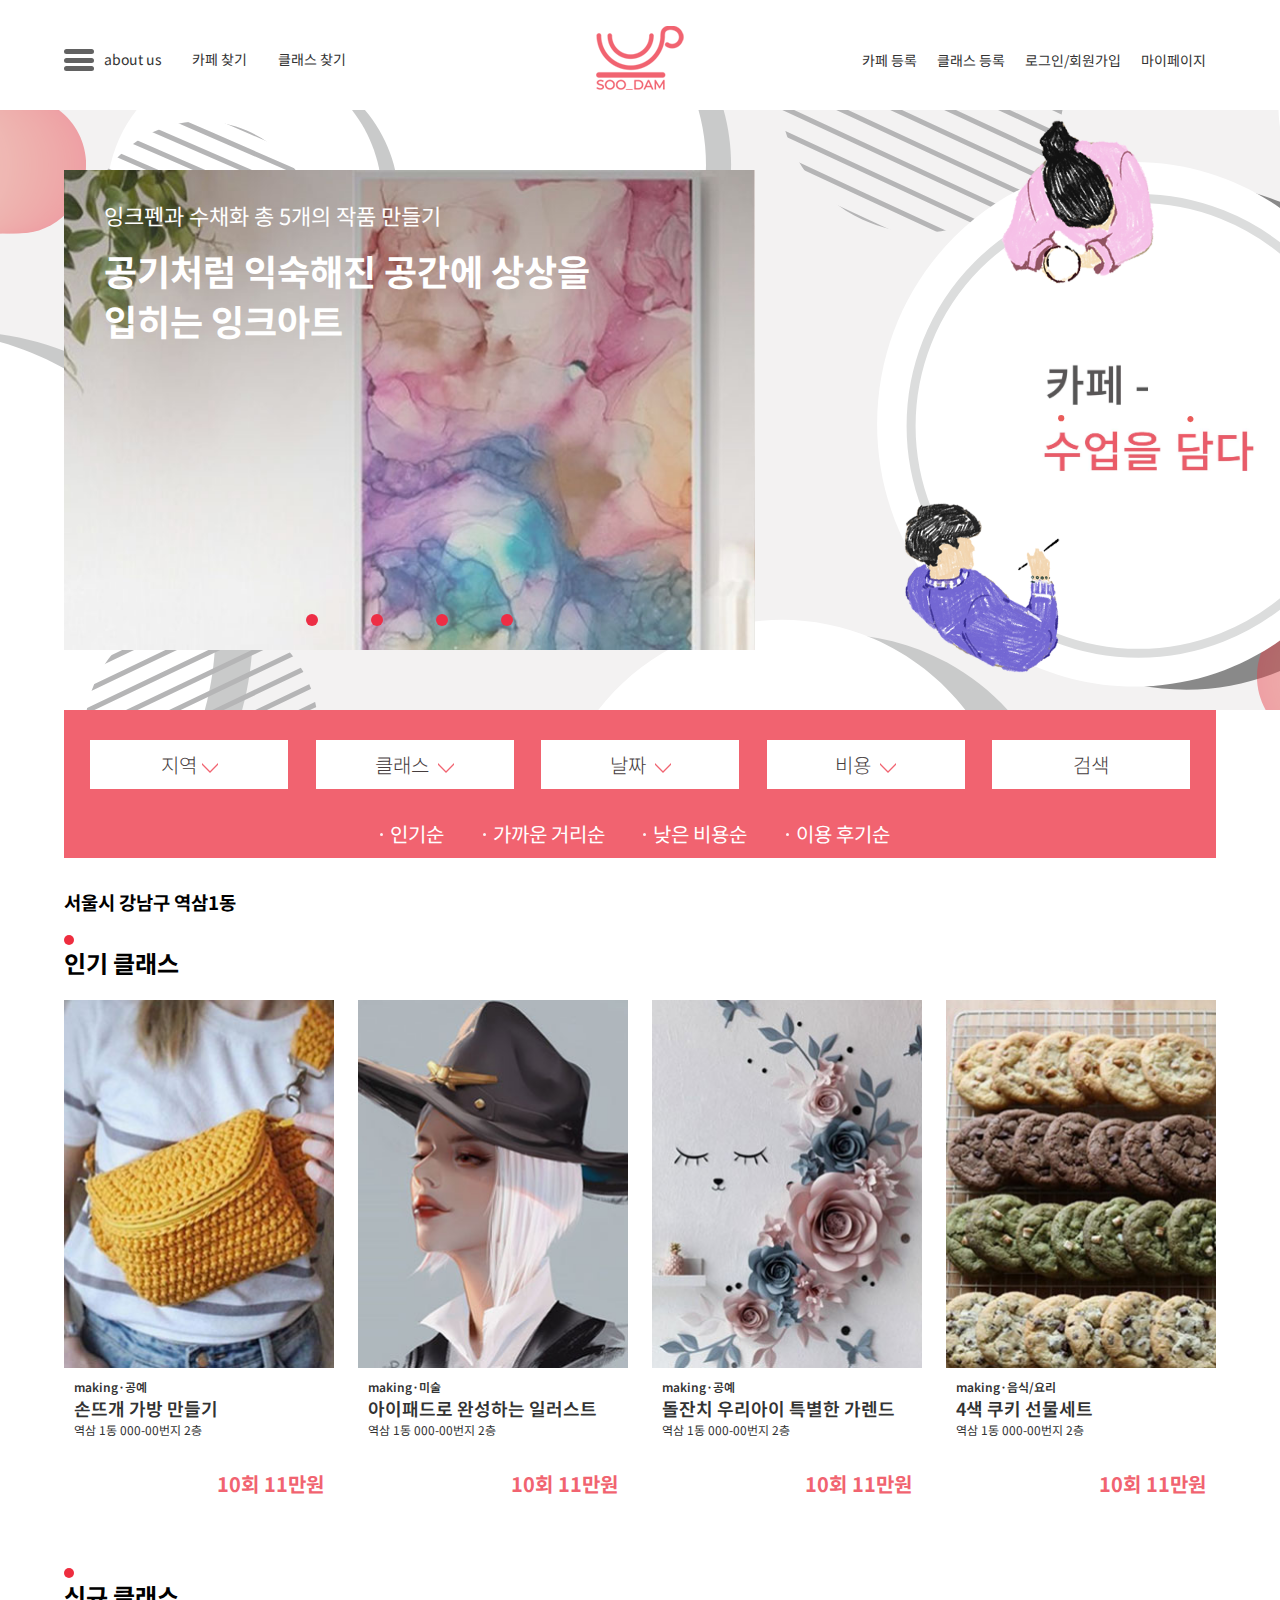
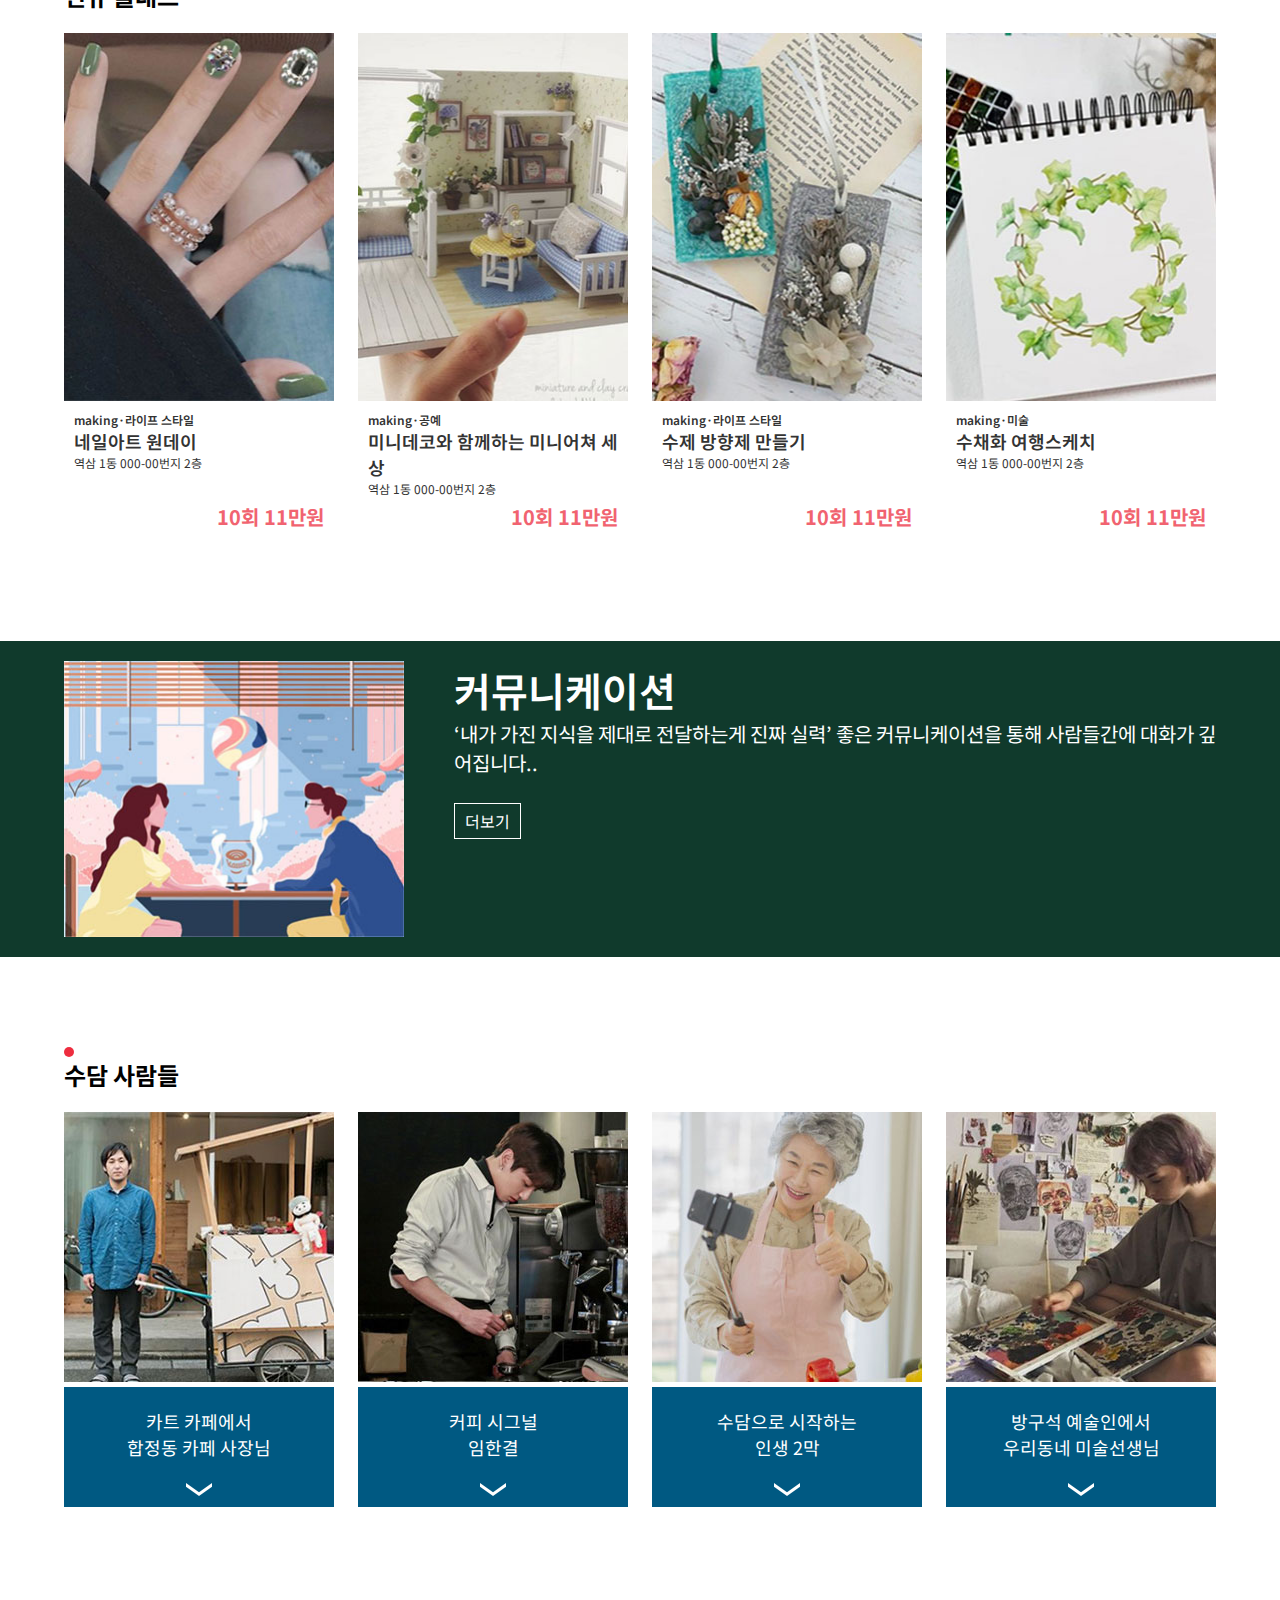
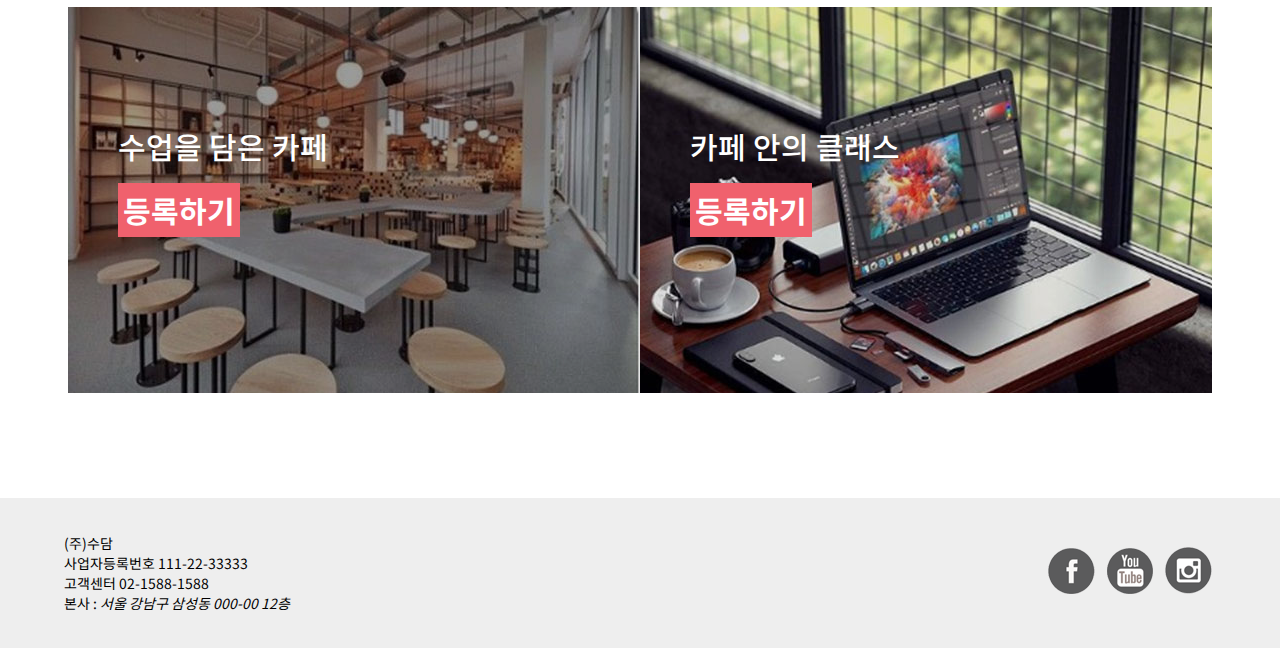
<file: index.html>
<!DOCTYPE html>
<html lang="en">

<head>
    <meta charset="UTF-8">
    <link href="css/index_style.css" rel="stylesheet" type="text/css">
    <title>Soodam</title>
    <link rel="icon" href="img/soodam.ico">
    <meta name="viewport" content="width=device-width, initial-scale=1">

</head>

<body>


    <header>
        <div class="head1">
            <div class="hamburger type1">
                <div class="menu_icon">
                    <span class="border1 border"></span>
                    <span class="border2 border"></span>
                    <span class="border3 border"></span>
                </div>
                <ul>
                    <li>
                        <a href="aboutus.html">about us</a> </li>
                    <li>
                        <a href="classcafe.html">카페 찾기</a>
                    </li>
                    <li>
                        <a href="cafe-class.html">클래스 찾기</a>
                    </li>
                </ul>
            </div>
        </div>


        <div class="head2">
            <a href="">
                <img src="img/logo.png" alt="">
            </a>
        </div>
        <nav class="navi head1">
            <ul>

                <li>
                    <a href="cafeD.html">카페 등록</a>
                </li>
                <li>
                    <a href="#">클래스 등록</a>
                </li>
                <li>
                    <a href="#">로그인/회원가입</a>
                </li>

                <li>
                    <a href="mypage.html">마이페이지</a>
                </li>
            </ul>
        </nav>
    </header>

    <main>
        <div class="main-visual">

            <div class="content">
                <div class="slide">
                    <a href="user-class-detail.html" class="cont">
                        <figure>
                            <img src="img/visual-content.jpg">
                        </figure>
                        <figure>
                            <img src="img/visual-content.jpg">
                        </figure>
                        <figure>
                            <img src="img/visual-content.jpg">
                        </figure>
                        <figure>
                            <img src="img/visual-content.jpg">
                        </figure>
                        <p>잉크펜과 수채화 총 5개의 작품 만들기</p>
                        <p>공기처럼 익숙해진 공간에 상상을
                            입히는 잉크아트 </p>
                    </a>
                    <div class="indi">
                        <a></a>

                        <a></a>

                        <a></a>

                        <a></a>

                    </div>
                </div>
            </div>

        </div>
        
            <div class=search>

                <div class=pink>


                    <div class=white>
                        <ul>
                            <li> <a href="#">
                                    <p>
                                        <span>지역</span><img src="img/pinkarrow.png" alt="">
                                    </p>
                                </a>
                            </li>


                            <li> <a href="#">
                                    <p><span>클래스</span>
                                        <img src="img/pinkarrow.png" alt=""></p>
                                </a></li>
                            <li> <a href="#">
                                    <p><span>날짜</span>
                                        <img src="img/pinkarrow.png" alt=""></p>
                                </a>
                            </li>
                            <li> <a href="#">
                                    <p><span>비용</span>
                                        <img src="img/pinkarrow.png" alt=""></p>
                                </a>
                            </li>
                            <li> <a href="student-class.html">
                                    <p><span>검색</span>
                                    </p>
                                </a>
                            </li>
                        </ul>


                    </div>


                    <div class=order>
                        <ul>
                            <li> <a href="#">
                                    <p>인기순</p><span></span>
                                </a></li>
                            <li> <a href="#">
                                    <p>가까운 거리순</p><span></span>
                                </a></li>
                            <li> <a href="#">
                                    <p>낮은 비용순</p><span></span>
                                </a></li>
                            <li> <a href="#">
                                    <p>이용 후기순</p><span></span>
                                </a></li>

                        </ul>
                    </div>
                </div>
            </div>
        <div class="location">
            <h3>서울시 강남구 역삼1동</h3>
        </div>


        <section class="upper-part">
            <article class="popclass mb50">
                <h2>인기 클래스</h2>
                <div class="row mt20">
                    <div class="card">
                        <a href="user-class-detail.html">
                            <figure>
                                <img src="img/card-1.jpg" alt=""></figure>
                            <div class="mar10 texara">

                                <div class="card-categ"><span>making</span>&#183;<span>공예</span></div>
                                <div class="card-title">손뜨개 가방 만들기</div>
                                <div class="card-location">역삼 1동 000-00번지 2층</div>
                                <div class="card-price">10회 11만원</div>
                            </div>
                        </a>
                    </div>
                    <div class="card">
                        <a href="user-class-detail.html">
                            <figure>
                                <img src="img/card-2.jpg" alt=""></figure>
                            <div class="mar10 texara">

                                <div class="card-categ fsize12"><span>making</span>&#183;<span>미술</span></div>
                                <div class="card-title fsize18">아이패드로 완성하는 일러스트 </div>
                                <div class="card-location fsize12">역삼 1동 000-00번지 2층</div>
                                <div class="card-price fsize20">10회 11만원</div>
                            </div>
                        </a>
                    </div>
                    <div class="card">
                        <a href="user-class-detail.html">
                            <figure>
                                <img src="img/card-3.jpg" alt=""></figure>
                            <div class="mar10 texara">

                                <div class="card-categ fsize12"><span>making</span>&#183;<span>공예</span></div>
                                <div class="card-title fsize18">돌잔치 우리아이 특별한 가렌드</div>
                                <div class="card-location fsize12">역삼 1동 000-00번지 2층</div>
                                <div class="card-price fsize20">10회 11만원</div>
                            </div>
                        </a>
                    </div>
                    <div class="card">
                        <a href="user-class-detail.html">
                            <figure>
                                <img src="img/card-4.jpg" alt=""></figure>
                            <div class="mar10 texara">

                                <div class="card-categ fsize12"><span>making</span>&#183;<span>음식/요리</span></div>
                                <div class="card-title fsize18">4색 쿠키 선물세트</div>
                                <div class="card-location fsize12">역삼 1동 000-00번지 2층</div>
                                <div class="card-price fsize20">10회 11만원</div>
                            </div>
                        </a>
                    </div>
                </div>
            </article>
            <article class="newclass mb50 mt70">
                <h2>신규 클래스</h2>
                <div class="row mt20">
                    <div class="card">

                        <a href="user-class-detail.html">
                            <figure>
                                <img src="img/new-card1.jpg" alt=""></figure>
                            <div class="mar10 texara">

                                <div class="card-categ fsize12"><span>making</span>&#183;<span>라이프 스타일</span></div>
                                <div class="card-title fsize18">네일아트 원데이</div>
                                <div class="card-location fsize12">역삼 1동 000-00번지 2층</div>
                                <div class="card-price fsize20">10회 11만원</div>
                            </div>
                        </a>
                    </div>
                    <div class="card">
                        <a href="user-class-detail.html">
                            <figure>
                                <img src="img/new-card2.jpg" alt=""></figure>
                            <div class="mar10 texara">

                                <div class="card-categ fsize12"><span>making</span>&#183;<span>공예</span></div>
                                <div class="card-title fsize18">미니데코와 함께하는 미니어쳐 세상 </div>
                                <div class="card-location fsize12">역삼 1동 000-00번지 2층</div>
                                <div class="card-price fsize20">10회 11만원</div>
                            </div>
                        </a>
                    </div>
                    <div class="card">
                        <a href="user-class-detail.html">
                            <figure>
                                <img src="img/new-card3.jpg" alt=""></figure>
                            <div class="mar10 texara">

                                <div class="card-categ fsize12"><span>making</span>&#183;<span>라이프 스타일</span></div>
                                <div class="card-title fsize18">수제 방향제 만들기</div>
                                <div class="card-location fsize12">역삼 1동 000-00번지 2층</div>
                                <div class="card-price fsize20">10회 11만원</div>
                            </div>
                        </a>
                    </div>
                    <div class="card">
                        <a href="user-class-detail.html">
                            <figure>
                                <img src="img/new-card4.jpg" alt=""></figure>
                            <div class="mar10 texara">

                                <div class="card-categ fsize12"><span>making</span>&#183;<span>미술</span></div>
                                <div class="card-title fsize18">수채화 여행스케치</div>
                                <div class="card-location fsize12">역삼 1동 000-00번지 2층</div>
                                <div class="card-price fsize20">10회 11만원</div>
                            </div>
                        </a>
                    </div>
                </div>
            </article>
        </section>





        <article class="banner mt100">
            <div class="banner-cont">
                <img src="img/bannerimg.jpg" alt="">
                <div>
                    <p>커뮤니케이션 </p>
                    <p>‘내가 가진 지식을 제대로 전달하는게 진짜 실력’ 좋은 커뮤니케이션을 통해
                        사람들간에 대화가 깊어집니다..</p>
                    <a href=#>더보기</a>
                </div>
            </div>
        </article>

        <section class="lower-part">

            <article class="soo-people mt100">
                <h2>수담 사람들</h2>
                <div class="row mt20">
                    <div class="soo-card">
                        <a href="#">
                            <figure>
                                <img src="img/soope1.jpg" alt=""></figure>
                            <div class="texpe">
                                <p>카트 카페에서
                                    합정동 카페 사장님</p>
                                <img src="img/arrow_bottom.png" alt="">
                            </div>
                        </a>
                    </div>
                    <div class="soo-card">
                        <a href="#">
                            <figure>
                                <img src="img/soope2.jpg" alt=""></figure>
                            <div class="texpe">
                                <p>커피 시그널
                                    임한결</p>
                                <img src="img/arrow_bottom.png" alt="">
                            </div>
                        </a>
                    </div>
                    <div class="soo-card">
                        <a href="#">
                            <figure>
                                <img src="img/soope3.jpg" alt=""></figure>
                            <div class="texpe">
                                <p>수담으로 시작하는
                                    인생 2막</p>
                                <img src="img/arrow_bottom.png" alt="">
                            </div>
                        </a>
                    </div>
                    <div class="soo-card">
                        <a href="#">
                            <figure>
                                <img src="img/soope4.jpg" alt=""></figure>
                            <div class="texpe">
                                <p>방구석 예술인에서
                                    우리동네 미술선생님</p>
                                <img src="img/arrow_bottom.png" alt="">
                            </div>
                        </a>
                    </div>
                </div>
            </article>
            <article class="resi f_center mt100">
                <div class="caferesi">
                    <img src="img/caferesist.jpg" alt="">
                    <div>
                        <p>수업을 담은 카페</p>
                        <a href="cafeD.html">등록하기</a>
                    </div>
                </div>
                <div class="classresi">
                    <img src="img/classresist.jpg" alt="">
                    <div>
                        <p>카페 안의 클래스</p>
                        <a href="#">등록하기</a>
                    </div>
                </div>
            </article>


        </section>

        


    </main>
<footer>


            <div>
                <p> (주)수담
                    사업자등록번호 111-22-33333
                    고객센터 02-1588-1588
                    본사 : <i>서울 강남구 삼성동 000-00 12층</i>
                </p>
                <div>
                    <img src="img/facebook.png" alt="회색 배경에 흰 색의 페이스북 이미지">
                    <img src="img/youtube.png" alt="회색 배경에 흰 색의 유튜브 이미지">
                    <img src="img/instar.png" alt="회색 배경에 흰 색의 인스타 이미지">
                </div>
            </div>

        </footer>
</body></html>
</file>
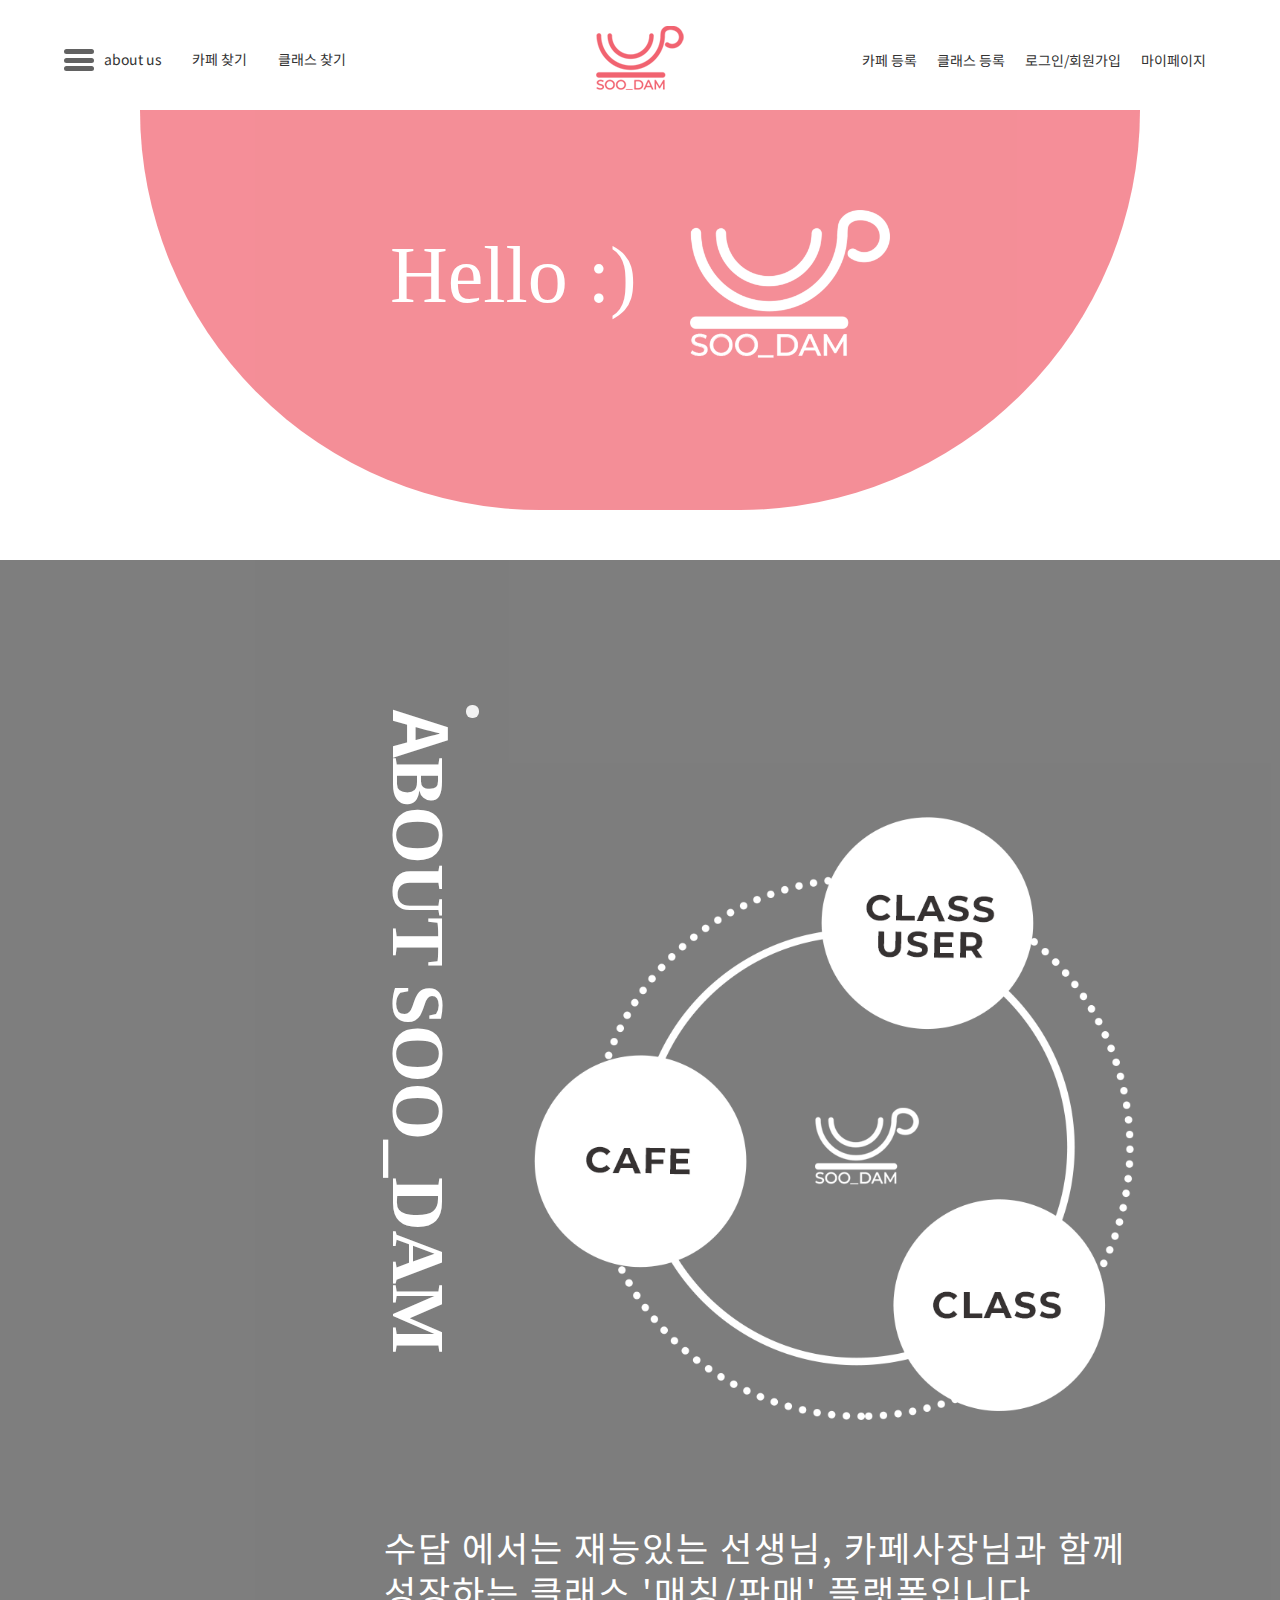
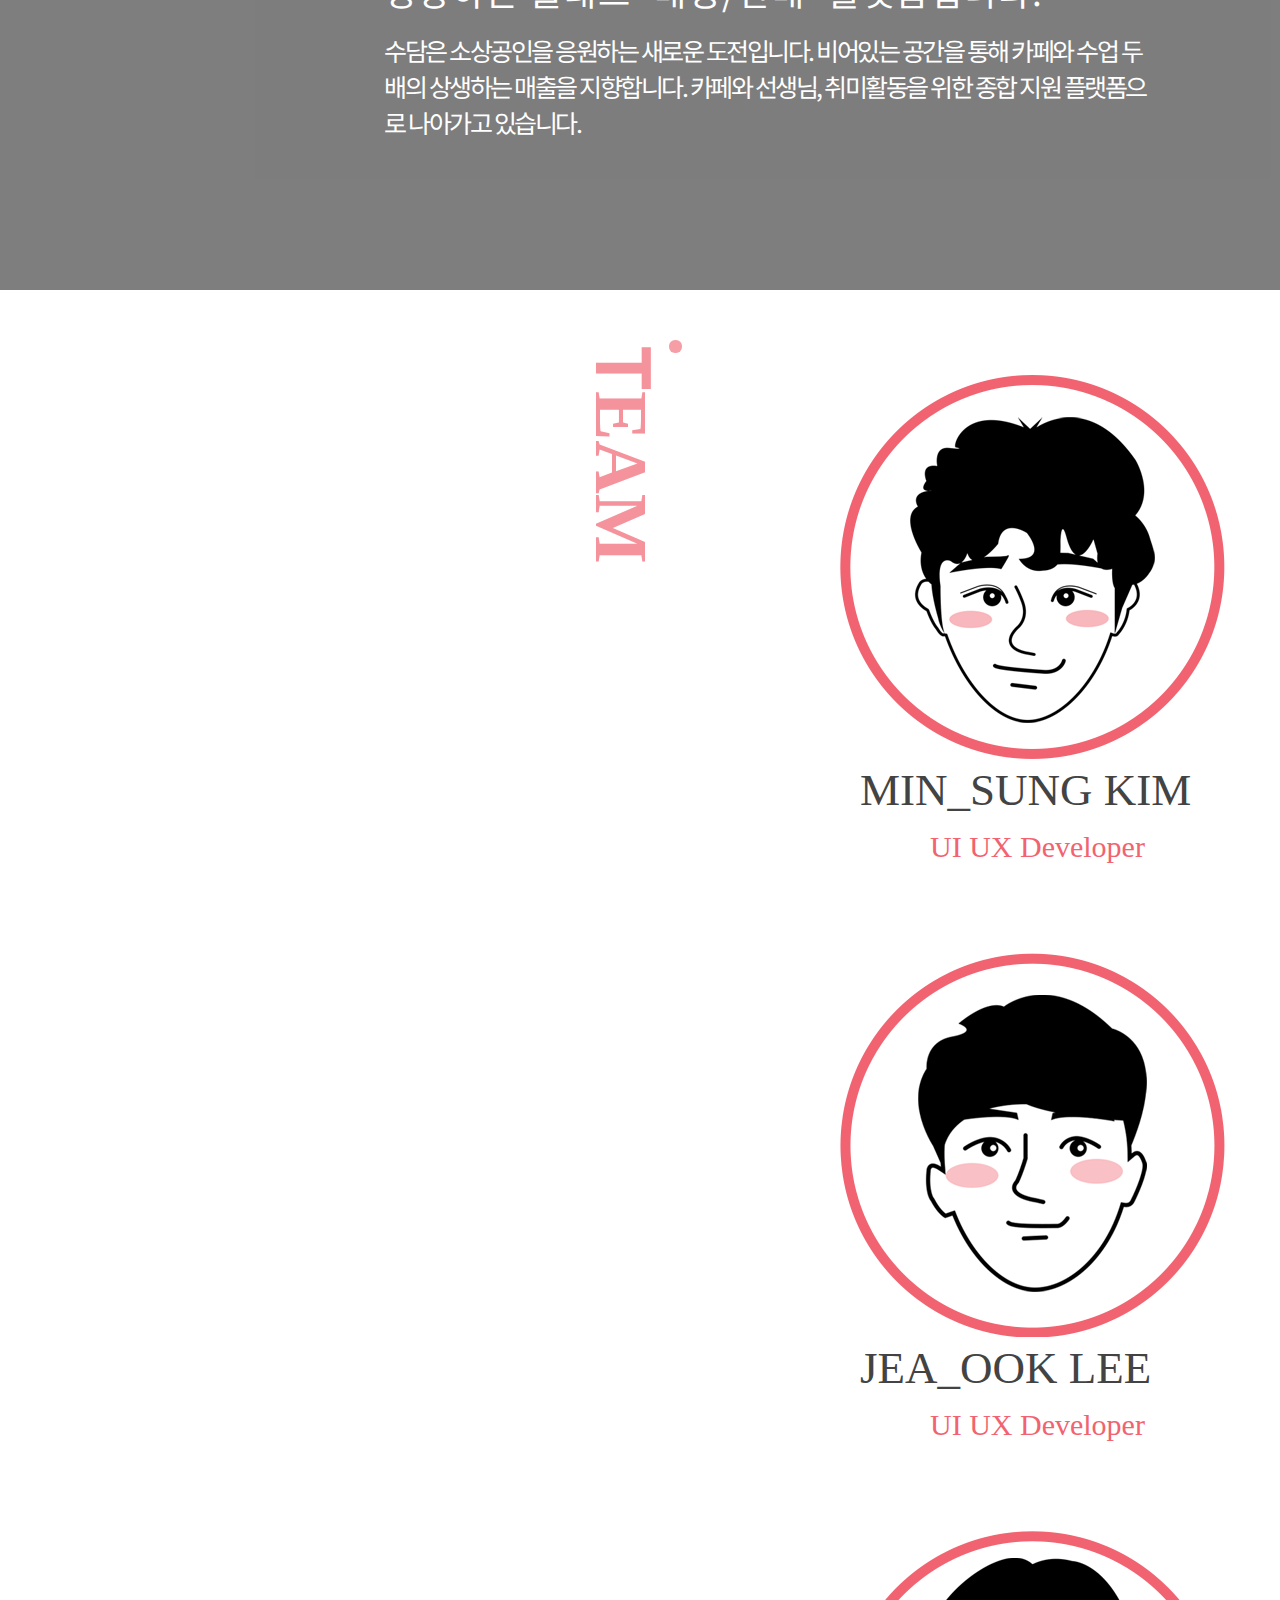
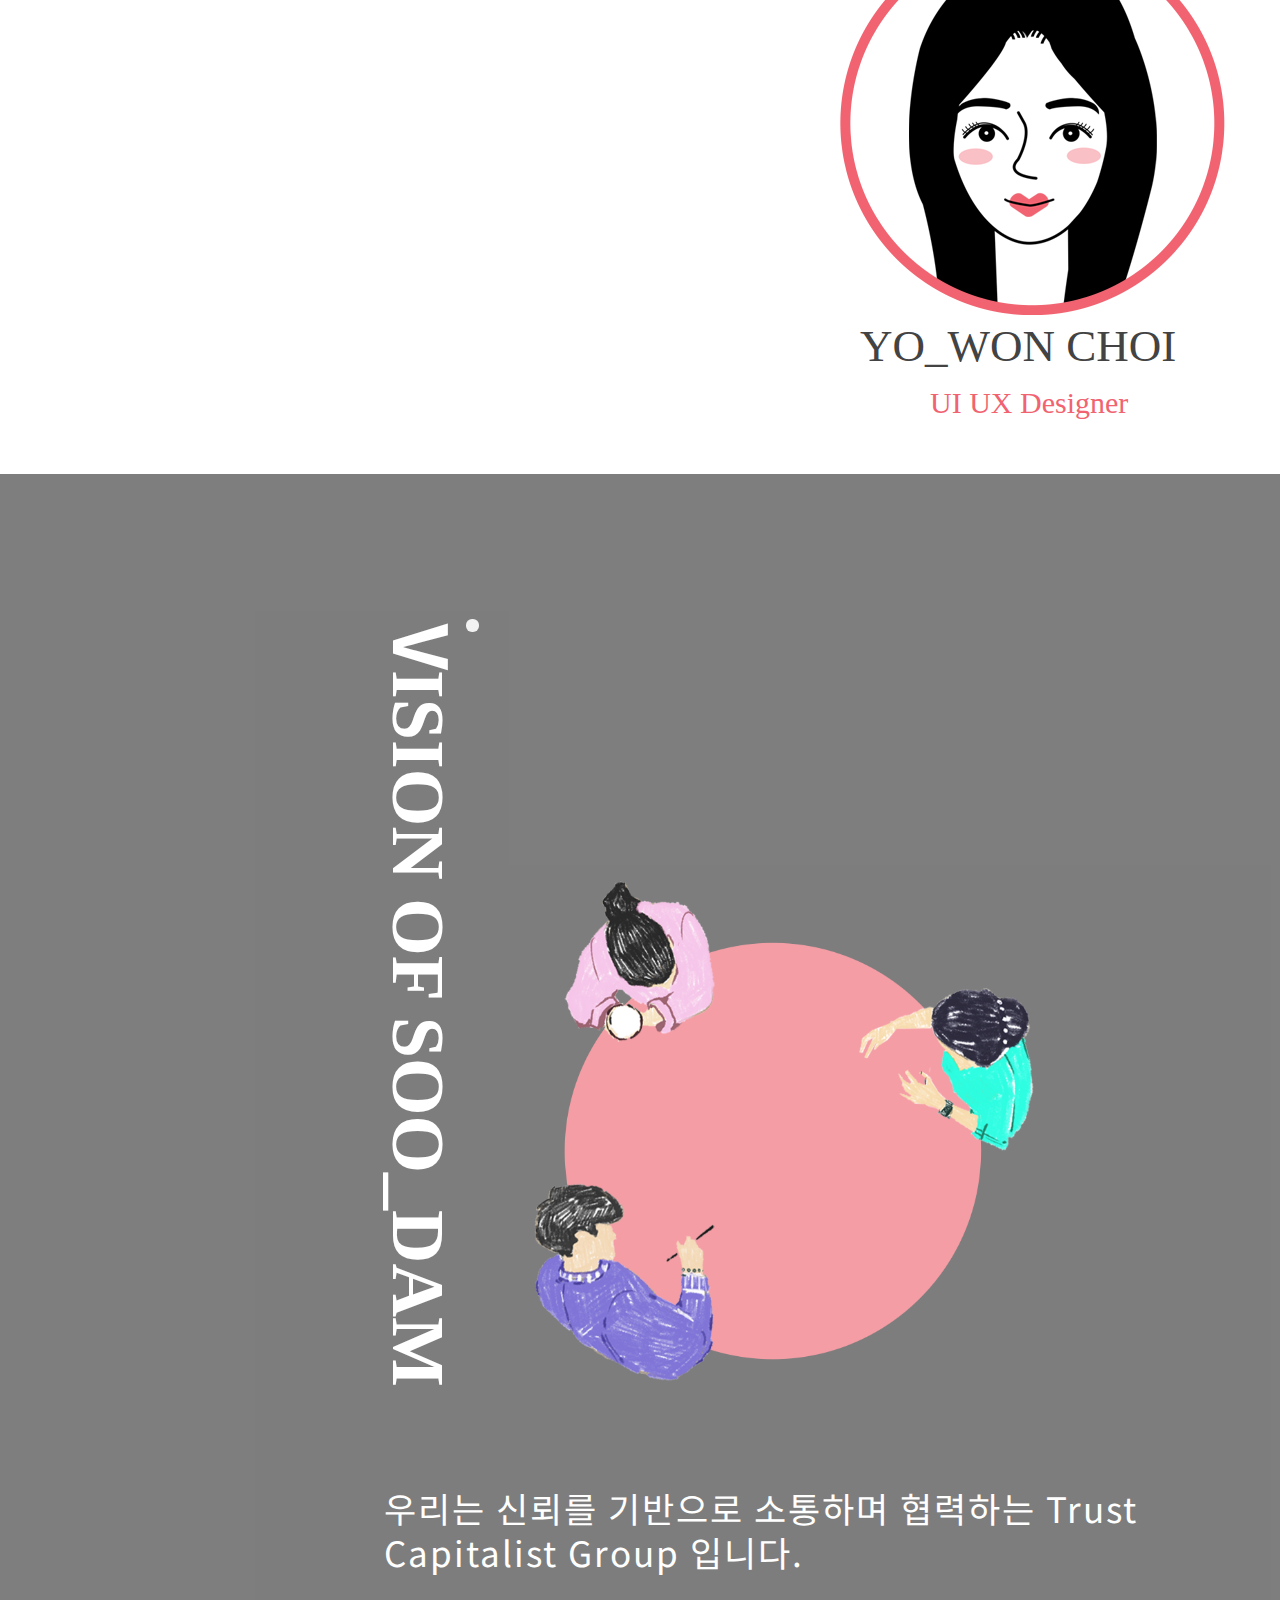
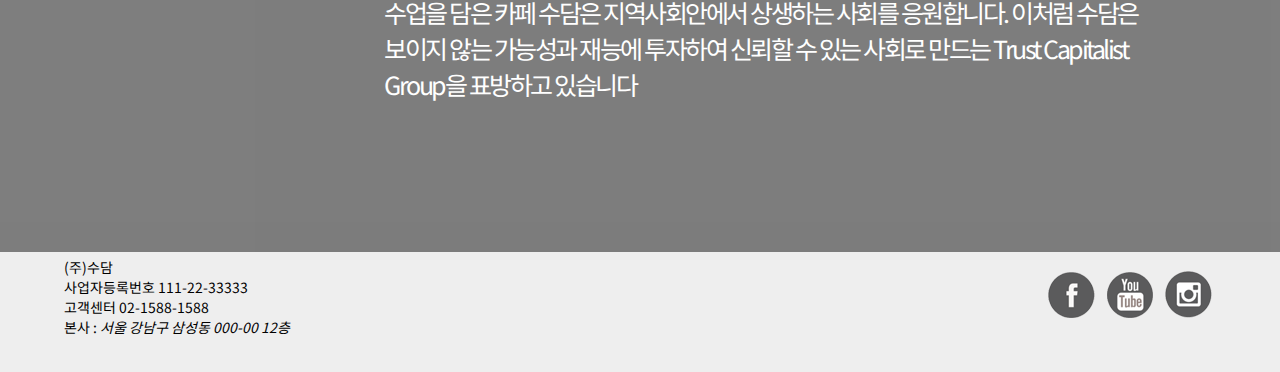
<file: aboutus.html>
<!DOCTYPE html>
<html lang="en">

<head>
    <meta charset="UTF-8">
    <link href="css/aboutus.css" rel="stylesheet" type="text/css">
    <title>Document</title>

    <link rel="icon" href="img/soodam.ico">
    <meta name="viewport" content="width=device-width, initial-scale=1">

</head>

<body>


    <header>
        <div class="head1">
            <div class="hamburger type1">
                <div class="menu_icon">
                    <span class="border1 border"></span>
                    <span class="border2 border"></span>
                    <span class="border3 border"></span>
                </div>
                <ul>
                    <li>
                        <a href="aboutus.html">about us</a> </li>
                    <li>
                        <a href="classcafe.html">카페 찾기</a>
                    </li>
                    <li>
                        <a href="cafe-class.html">클래스 찾기</a>
                    </li>
                </ul>
            </div>
        </div>


        <div class="head2">
            <a href="index.html">
                <img src="img/logo.png" alt="">
            </a>
        </div>
        <nav class="navi head1">
            <ul>

                <li>
                    <a href="cafeD.html">카페 등록</a>
                </li>
                <li>
                    <a href="#">클래스 등록</a>
                </li>
                <li>
                    <a href="#">로그인/회원가입</a>
                </li>

                <li>
                    <a href="mypage.html">마이페이지</a>
                </li>
            </ul>
        </nav>
    </header>


    <main>
        <div class="top">
            <span>
                <p>Hello :)</p>
                <img src="img/logo_white.png" alt="">
            </span>

        </div>



        <div class="about">

            <div class="about01">
                <h1><span>A</span>BOUT SOO_DAM</h1>

                <img src="img/aboutus01.png">



                <div class="about_text01">
                    <p>수담 에서는
                        재능있는 선생님, 카페사장님과
                        함께 성장하는 클래스 '매칭/판매' 플랫폼입니다.</p>
                    <a>수담은 소상공인을 응원하는 새로운 도전입니다.
                        비어있는 공간을 통해 카페와 수업 두배의 상생하는 매출을 지향합니다.
                        카페와 선생님, 취미활동을 위한 종합 지원 플랫폼으로 나아가고 있습니다.</a>
                </div>
            </div>
        </div>


        <div class="team">

            <h1><span>T</span>EAM</h1>
            <ul>
                <li><img src="img/minsung.png">
                    <p>MIN_SUNG KIM<p><a> UI UX Developer</a>
                </li>
                <li><img src="img/jeaook.png">
                    <p>JEA_OOK LEE<p><a> UI UX Developer</a>
                </li>
                <li><img src="img/yowon.png">
                    <p>YO_WON CHOI<p><a> UI UX Designer</a>
                </li>
            </ul>

        </div>






        <div class="vision">


            <div class=subject>
                <h1><span>V</span>ISION OF SOO_DAM</h1>
                <img src="img/vision.png">

</div>

                <div class="about_text02">
                    <p>우리는 신뢰를 기반으로
                        소통하며 협력하는
                        Trust Capitalist Group 입니다.
                    </p>
                    <a>수업을 담은 카페 수담은 지역사회안에서 상생하는 사회를 응원합니다.
                        이처럼 수담은 보이지 않는 가능성과 재능에 투자하여 신뢰할 수 있는
                        사회로 만드는 Trust Capitalist Group을 표방하고 있습니다</a>
                </div>
            
        </div>

    </main>










    <footer>


        <div>
            <p> (주)수담
                사업자등록번호 111-22-33333
                고객센터 02-1588-1588
                본사 : <i>서울 강남구 삼성동 000-00 12층</i>
            </p>
            <div>
                <img src="img/facebook.png" alt="회색 배경에 흰 색의 페이스북 이미지">
                <img src="img/youtube.png" alt="회색 배경에 흰 색의 유튜브 이미지">
                <img src="img/instar.png" alt="회색 배경에 흰 색의 인스타 이미지">
            </div>
        </div>





    </footer>



</body></html>
</file>
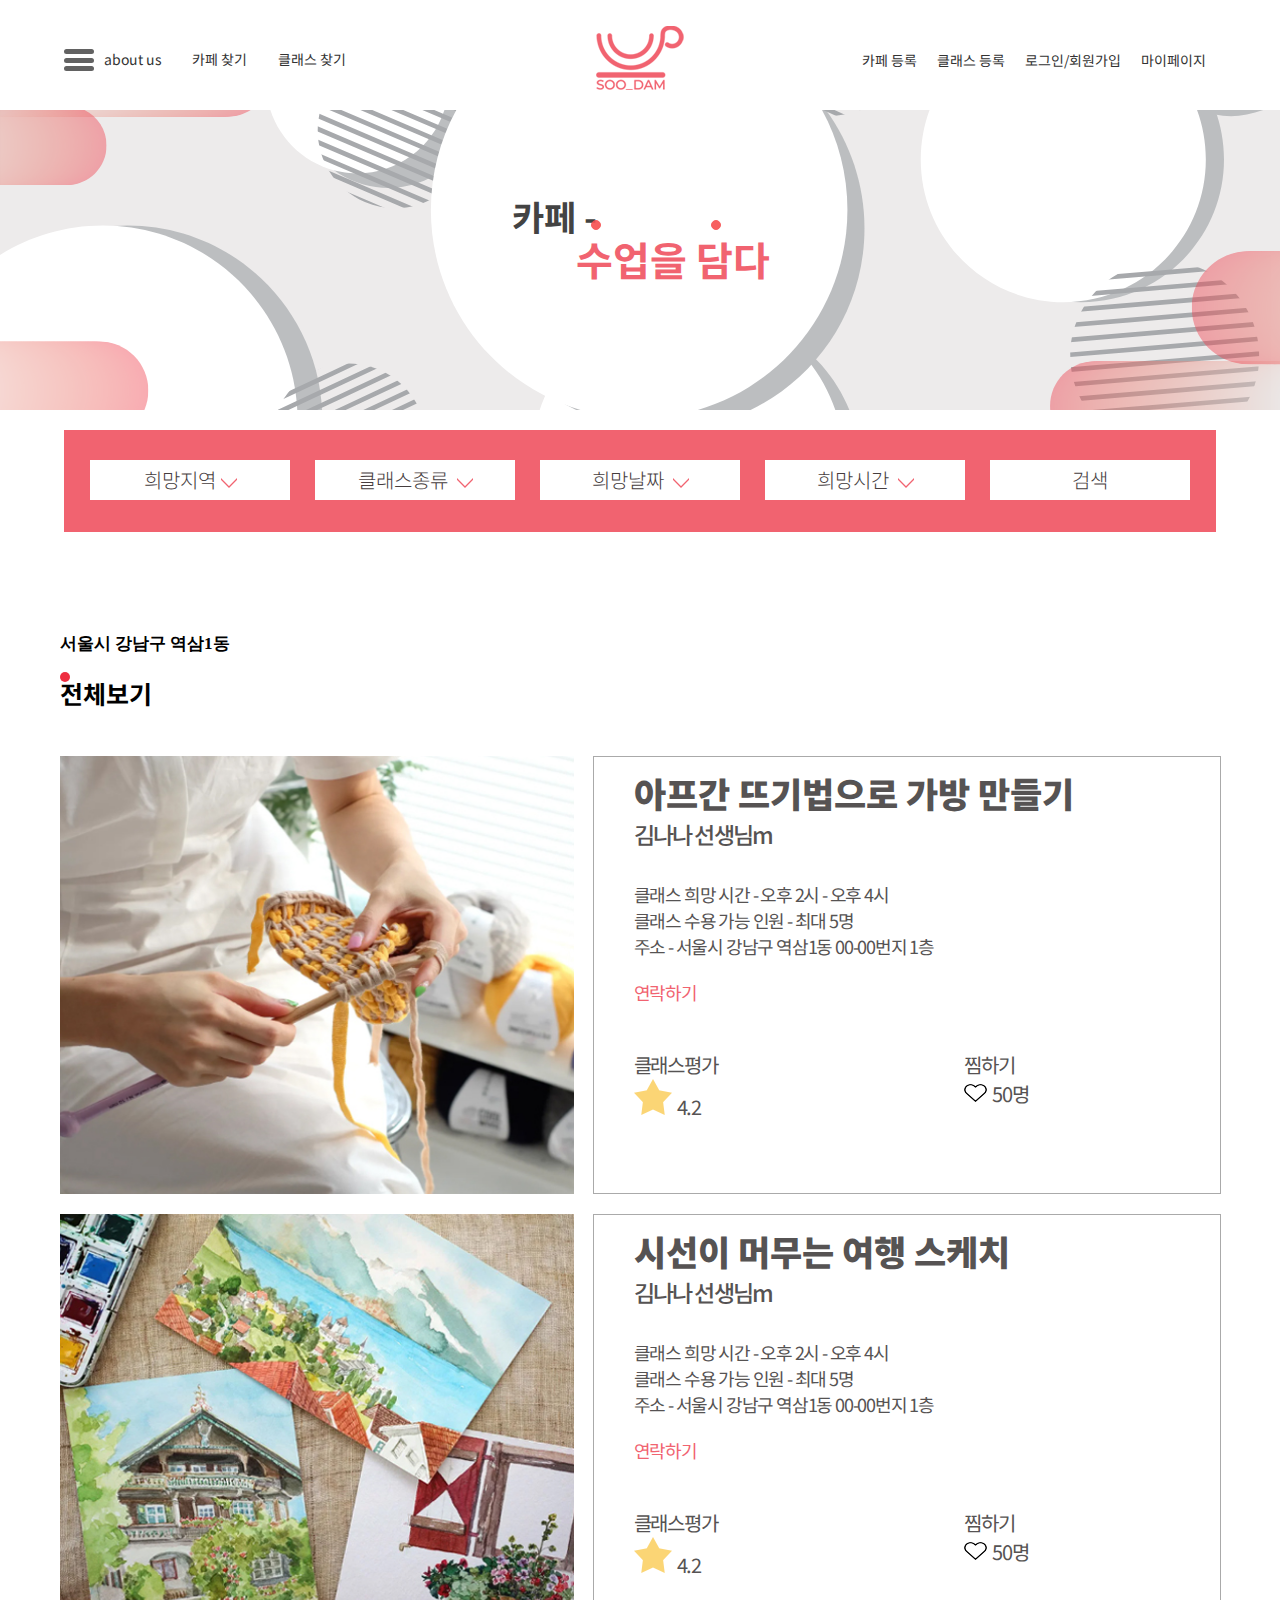
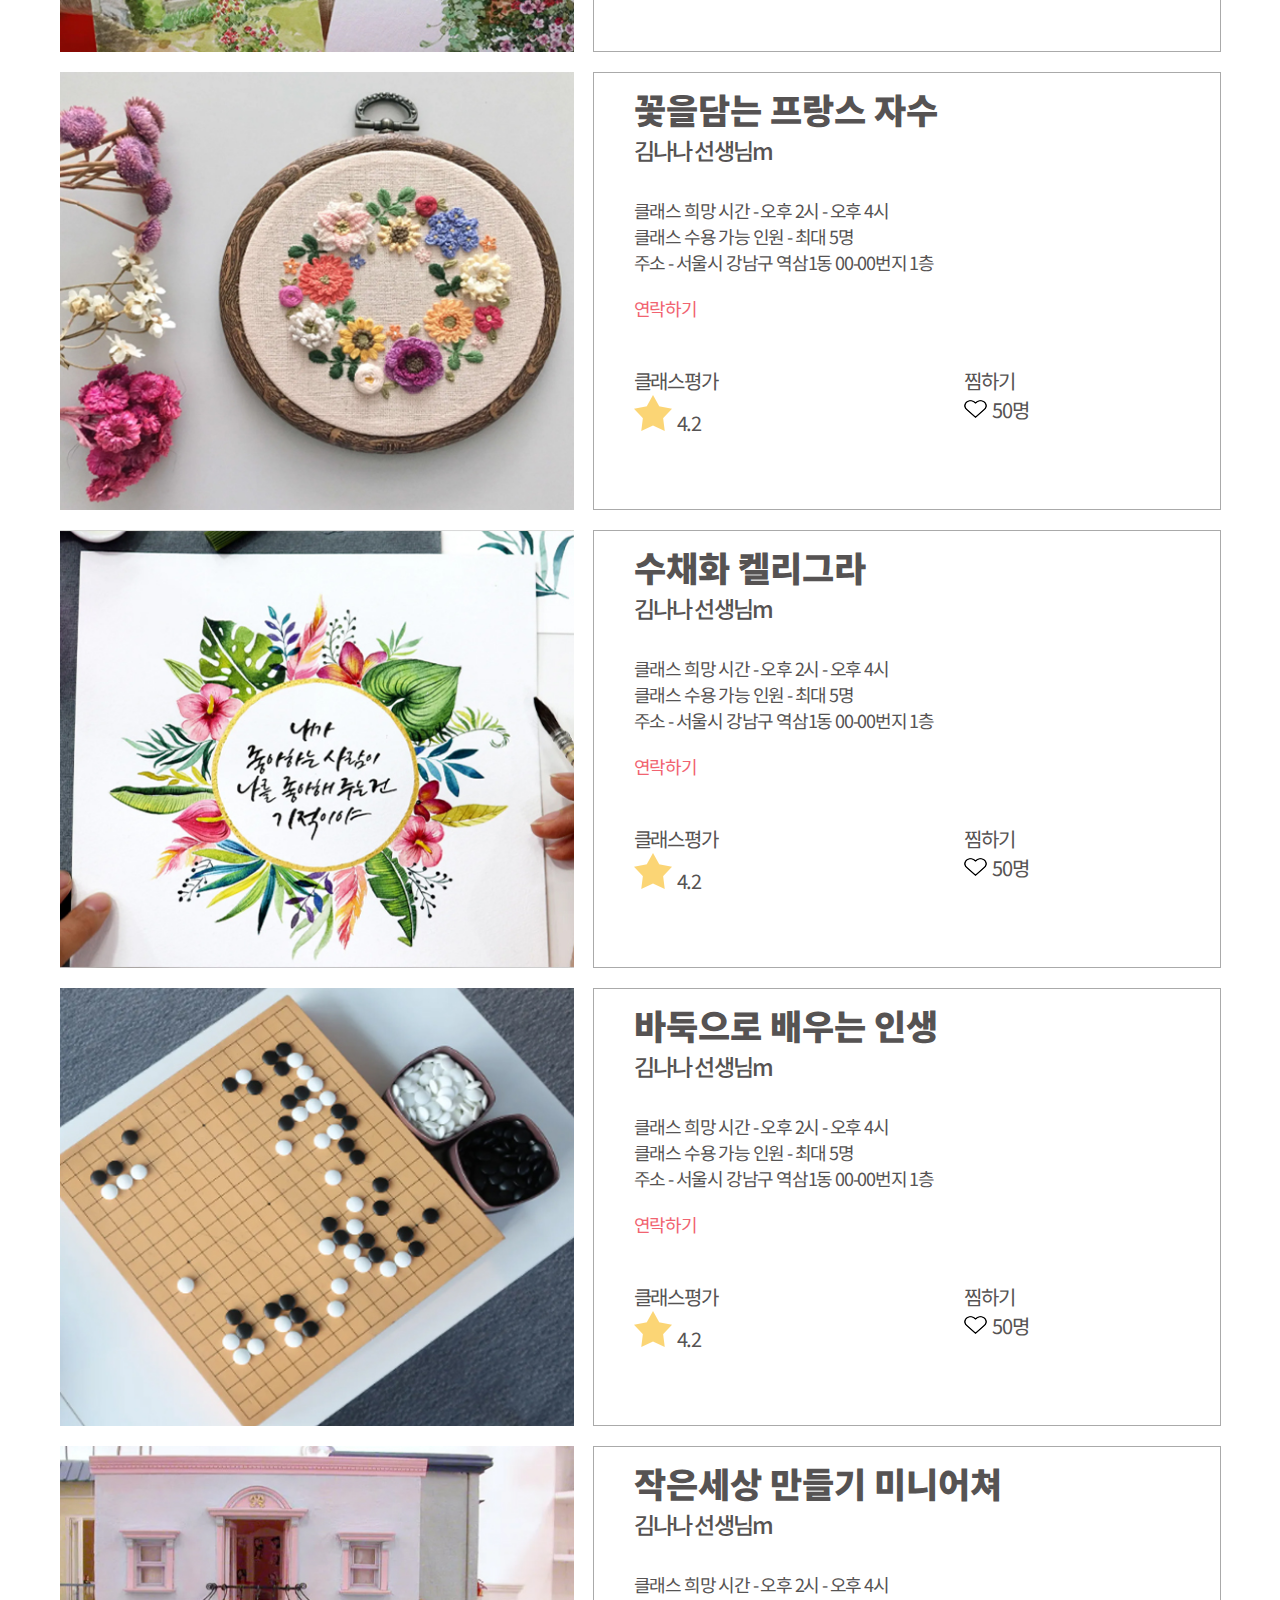
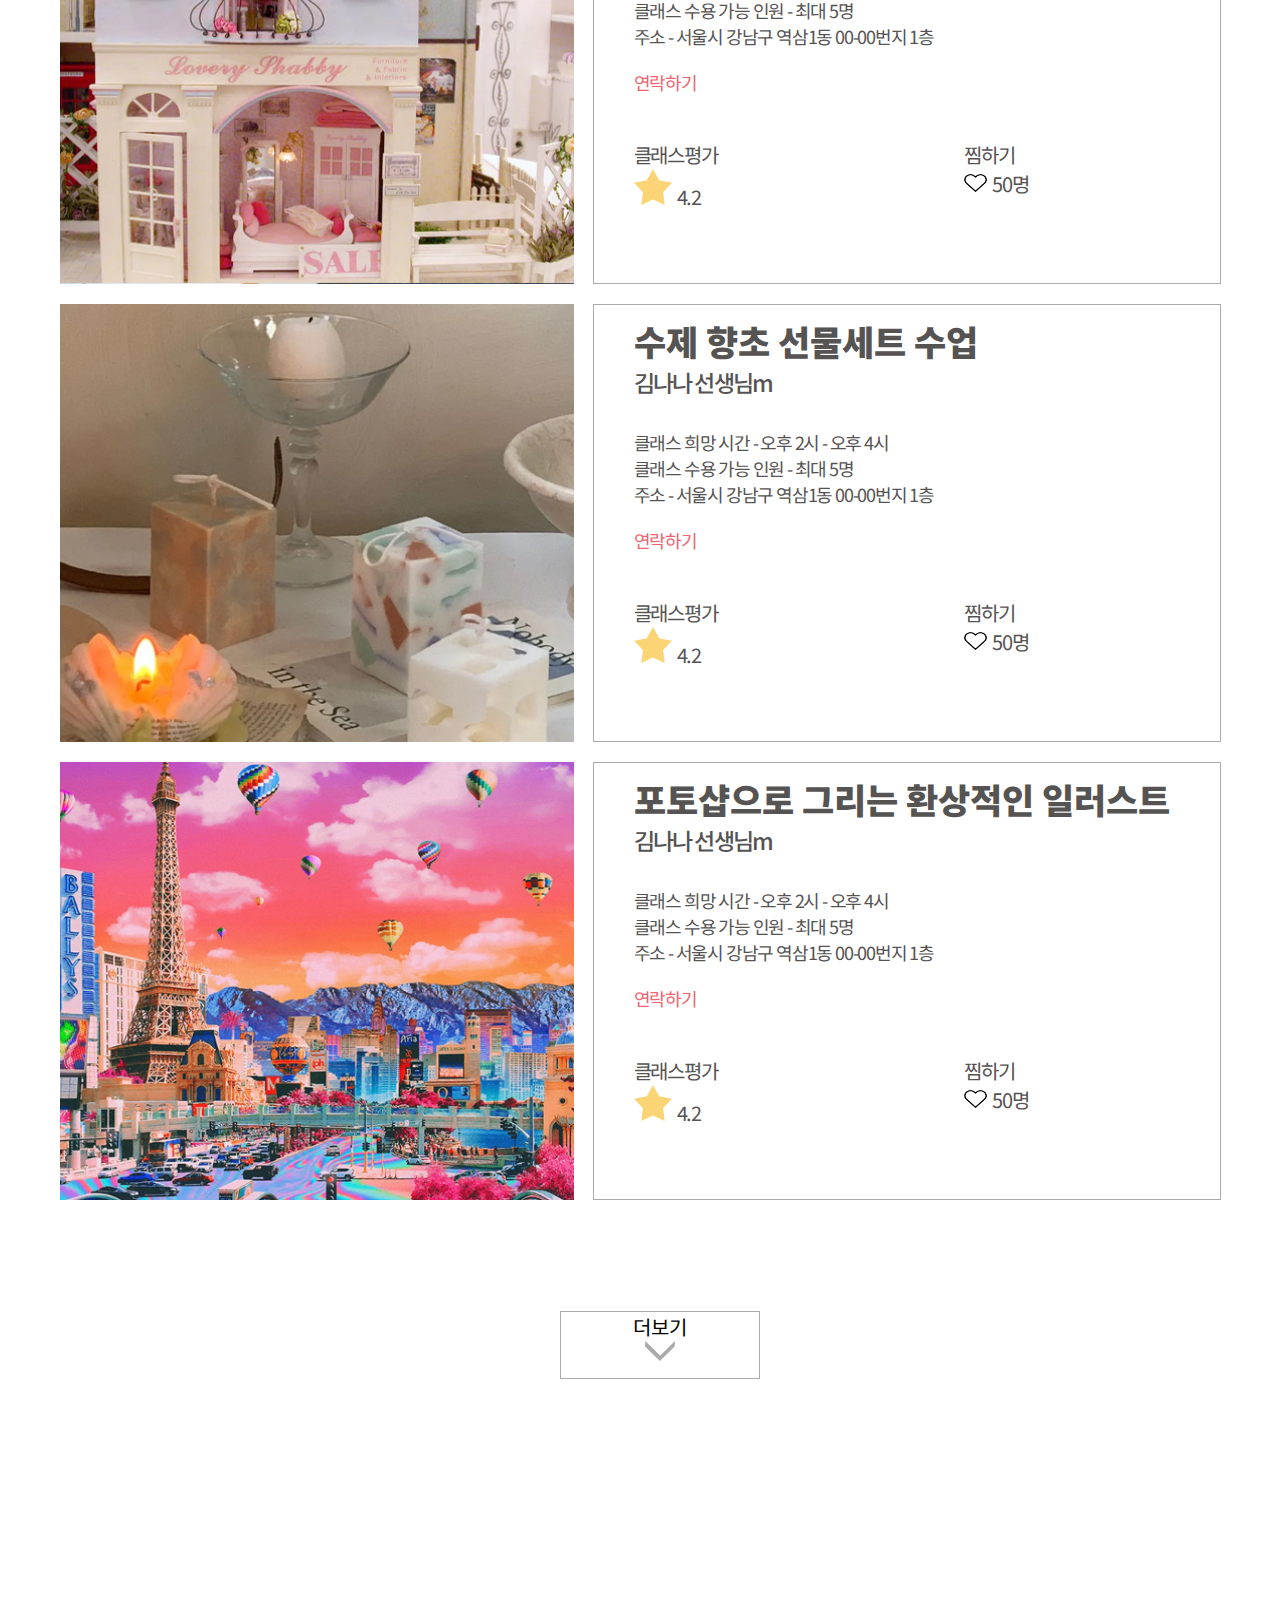
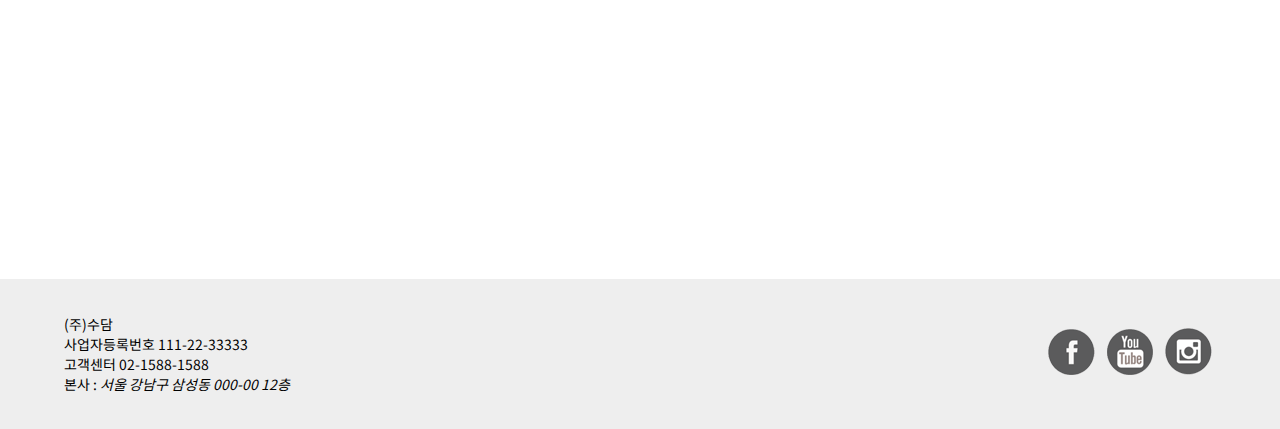
<file: cafe-class.html>
<!DOCTYPE html>
<html lang="en">

<head>
    <meta charset="UTF-8">
    <link href="css/cafe-class.css" rel="stylesheet" type="text/css">
    <title>Soodam</title>
    
    <link rel="icon" href="img/soodam.ico">
    <meta name="viewport" content="width=device-width, initial-scale=1">

</head>

<body>


    <header>
        <div class="head1">
            <div class="hamburger type1">
                <div class="menu_icon">
                    <span class="border1 border"></span>
                    <span class="border2 border"></span>
                    <span class="border3 border"></span>
                </div>
                <ul>
                    <li>
                        <a href="aboutus.html">about us</a> </li>
                    <li>
                        <a href="classcafe.html">카페 찾기</a>
                    </li>
                    <li>
                        <a href="cafe-class.html">클래스 찾기</a>
                    </li>
                </ul>
            </div>
        </div>


        <div class="head2">
            <a href="index.html">
                <img src="img/logo.png" alt="">
            </a>
        </div>
        <nav class="navi head1">
            <ul>

                <li>
                    <a href="cafeD.html">카페 등록</a>
                </li>
                <li>
                    <a href="#">클래스 등록</a>
                </li>
                <li>
                    <a href="#">로그인/회원가입</a>
                </li>

                <li>
                    <a href="mypage.html">마이페이지</a>
                </li>
            </ul>
        </nav>
    </header>

    <main>
        <div class="visual">

            <img src="img/sub_background.svg" alt="물방울 11개 큰것 2개 중간 것 4개 작은것 5개">
            <p1>
                카페 -
            </p1>
            <p2><span>수</span>업을 <span>담</span>다</p2>
        </div>

    </main>

 <div class=search>

            <div class=pink>


                <div class=white>
                    <ul>
                        <li> <a href="#">
                                <p>
                                    <span>희망지역</span><img src="img/pinkarrow.png" alt="">
                                </p>
                            </a>
                        </li>


                        <li> <a href="#">
                                <p><span>클래스종류</span>
                                    <img src="img/pinkarrow.png" alt=""></p>
                            </a></li>
                        <li> <a href="#">
                                <p><span>희망날짜</span>
                                    <img src="img/pinkarrow.png" alt=""></p>
                            </a>
                        </li>
                        <li> <a href="#">
                                <p><span>희망시간</span>
                                    <img src="img/pinkarrow.png" alt=""></p>
                            </a>
                        </li>
                        <li> <a href="#">
                                <p><span>검색</span>
                                </p>
                            </a>
                        </li>
                    </ul>


                </div>
                
                
            </div>

     </div>





    <section class="upper-part">
        <article class="cafe_list_all">
            <h1>서울시 강남구 역삼1동</h1>
            <h2>전체보기</h2>

            <div class="card1">
                <div class="card">
                    <a href="#">
                        <figure>
                            <img src="img/class01.jpg">
                        </figure>
                    </a>
                </div>


                <div class="card_text">
                    <div class="text1">아프간 뜨기법으로 가방 만들기</div>
                    <div class="text2">김나나 선생님m</div>
                    <div class="text3">클래스 희망 시간 - 오후 2시 - 오후 4시
                        클래스 수용 가능 인원 - 최대 5명
                        주소 - 서울시 강남구 역삼1동 00-00번지 1층
                    </div>

                    <div class="text4">연락하기

                    </div>

                    <div class="text5">

                        <ul>

                            <li>
                                <p>클래스평가</p>
                                <img src="img/star.png"><a>4.2</a>
                            </li>

                            <li>
                                <p>찜하기</p>
                                <img src="img/heart.png"><a>50명</a>
                            </li>

                        </ul>
                    </div>
                </div>


            </div>



            <div class="card2">
                <div class="card">
                    <a href="#">
                        <figure>
                            <img src="img/class02.jpg">
                        </figure>
                    </a>
                </div>


                <div class="card_text">
                    <div class="text1">시선이 머무는 여행 스케치</div>
                    <div class="text2">김나나 선생님m</div>
                    <div class="text3">클래스 희망 시간 - 오후 2시 - 오후 4시
                        클래스 수용 가능 인원 - 최대 5명
                        주소 - 서울시 강남구 역삼1동 00-00번지 1층
                    </div>

                    <div class="text4">연락하기

                    </div>

                    <div class="text5">

                        <ul>

                            <li>
                                <p>클래스평가</p>
                                <img src="img/star.png"><a>4.2</a>

                            </li>

                            <li>
                                <p>찜하기</p>
                                <img src="img/heart.png"><a>50명</a>


                            </li>


                        </ul>
                    </div>
                </div>

            </div>



            <div class="card3">
                <div class="card">
                    <a href="#">
                        <figure>
                            <img src="img/class03.jpg">
                        </figure>
                    </a>
                </div>


                <div class="card_text">
                   <div class="text1">꽃을담는 프랑스 자수</div>
                    <div class="text2">김나나 선생님m</div>
                    <div class="text3">클래스 희망 시간 - 오후 2시 - 오후 4시
                        클래스 수용 가능 인원 - 최대 5명
                        주소 - 서울시 강남구 역삼1동 00-00번지 1층
                    </div>

                    <div class="text4">연락하기

                    </div>

                    <div class="text5">

                        <ul>

                            <li>
                                <p>클래스평가</p>
                                <img src="img/star.png"><a>4.2</a>
                            </li>
                            <li>
                                <p>찜하기</p>
                                <img src="img/heart.png"><a>50명</a>

                            </li>

                        </ul>
                    </div>
                </div>

            </div>

            <div class="card4">
                <div class="card">
                    <a href="#">
                        <figure>
                            <img src="img/class04.jpg">
                        </figure>
                    </a>
                </div>


                <div class="card_text">
                    <div class="text1">수채화 켈리그라</div>
                    <div class="text2">김나나 선생님m</div>
                    <div class="text3">클래스 희망 시간 - 오후 2시 - 오후 4시
                        클래스 수용 가능 인원 - 최대 5명
                        주소 - 서울시 강남구 역삼1동 00-00번지 1층
                    </div>

                    <div class="text4">연락하기

                    </div>

                    <div class="text5">

                        <ul>

                            <li>
                                <p>클래스평가</p>
                                <img src="img/star.png"><a>4.2</a>
                            </li>
                            <li>
                                <p>찜하기</p>
                                <img src="img/heart.png"><a>50명</a>

                            </li>

                        </ul>
                    </div>
                </div>

            </div>


            <div class="card5">
                <div class="card">
                    <a href="#">
                        <figure>
                            <img src="img/class05.jpg">
                        </figure>
                    </a>
                </div>


                <div class="card_text">
                   <div class="text1">바둑으로 배우는 인생</div>
                    <div class="text2">김나나 선생님m</div>
                    <div class="text3">클래스 희망 시간 - 오후 2시 - 오후 4시
                        클래스 수용 가능 인원 - 최대 5명
                        주소 - 서울시 강남구 역삼1동 00-00번지 1층
                    </div>

                    <div class="text4">연락하기

                    </div>

                    <div class="text5">

                        <ul>

                            <li>
                                <p>클래스평가</p>
                                <img src="img/star.png"><a>4.2</a>
                            </li>
                            <li>
                                <p>찜하기</p>
                                <img src="img/heart.png"><a>50명</a>

                            </li>

                        </ul>
                    </div>
                </div>

            </div>

            <div class="card6">
                <div class="card">
                    <a href="#">
                        <figure>
                            <img src="img/class06.jpg">
                        </figure>
                    </a>
                </div>


                <div class="card_text">
                   <div class="text1">작은세상 만들기 미니어쳐</div>
                    <div class="text2">김나나 선생님m</div>
                    <div class="text3">클래스 희망 시간 - 오후 2시 - 오후 4시
                        클래스 수용 가능 인원 - 최대 5명
                        주소 - 서울시 강남구 역삼1동 00-00번지 1층
                    </div>

                    <div class="text4">연락하기

                    </div>

                    <div class="text5">

                        <ul>

                            <li>
                                <p>클래스평가</p>
                                <img src="img/star.png"><a>4.2</a>
                            <li>
                            <li>
                                <p>찜하기</p>
                                <img src="img/heart.png"><a>50명</a>

                            </li>

                        </ul>
                    </div>
                </div>

            </div>

            <div class="card7">
                <div class="card">
                    <a href="#">
                        <figure>
                            <img src="img/class07.jpg">
                        </figure>
                    </a>
                </div>


                <div class="card_text">
                    <div class="text1">수제 향초 선물세트 수업</div>
                    <div class="text2">김나나 선생님m</div>
                    <div class="text3">클래스 희망 시간 - 오후 2시 - 오후 4시
                        클래스 수용 가능 인원 - 최대 5명
                        주소 - 서울시 강남구 역삼1동 00-00번지 1층
                    </div>

                    <div class="text4">연락하기

                    </div>

                    <div class="text5">

                        <ul>

                            <li>
                                <p>클래스평가</p>
                                <img src="img/star.png"><a>4.2</a>
                            </li>
                            <li>
                                <p>찜하기</p>
                                <img src="img/heart.png"><a>50명</a>

                            </li>

                        </ul>
                    </div>
                </div>

            </div>

            <div class="card8">
                <div class="card">
                    <a href="#">
                        <figure>
                            <img src="img/class08.jpg">
                        </figure>
                    </a>
                </div>


                <div class="card_text">
                   <div class="text1">포토샵으로 그리는 환상적인 일러스트</div>
                    <div class="text2">김나나 선생님m</div>
                    <div class="text3">클래스 희망 시간 - 오후 2시 - 오후 4시
                        클래스 수용 가능 인원 - 최대 5명
                        주소 - 서울시 강남구 역삼1동 00-00번지 1층
                    </div>

                    <div class="text4">연락하기

                    </div>

                    <div class="text5">

                        <ul>

                            <li>
                                <p>클래스평가</p>
                                <img src="img/star.png"><a>4.2</a>
                            </li>
                            <li>
                                <p>찜하기</p>
                                <img src="img/heart.png"><a>50명</a>

                            </li>

                        </ul>
                    </div>
                </div>

            </div>



        </article>

        <div class=more>
            <p>더보기</p>
            <img src="img/arrow_bottom_gray.png">

        </div>

    </section>


    <footer>


        <div>
            <p> (주)수담
                사업자등록번호 111-22-33333
                고객센터 02-1588-1588
                본사 : <i>서울 강남구 삼성동 000-00 12층</i>
            </p>
            <div>
                <img src="img/facebook.png" alt="회색 배경에 흰 색의 페이스북 이미지">
                <img src="img/youtube.png" alt="회색 배경에 흰 색의 유튜브 이미지">
                <img src="img/instar.png" alt="회색 배경에 흰 색의 인스타 이미지">
            </div>
        </div>





    </footer>



</body></html>
</file>
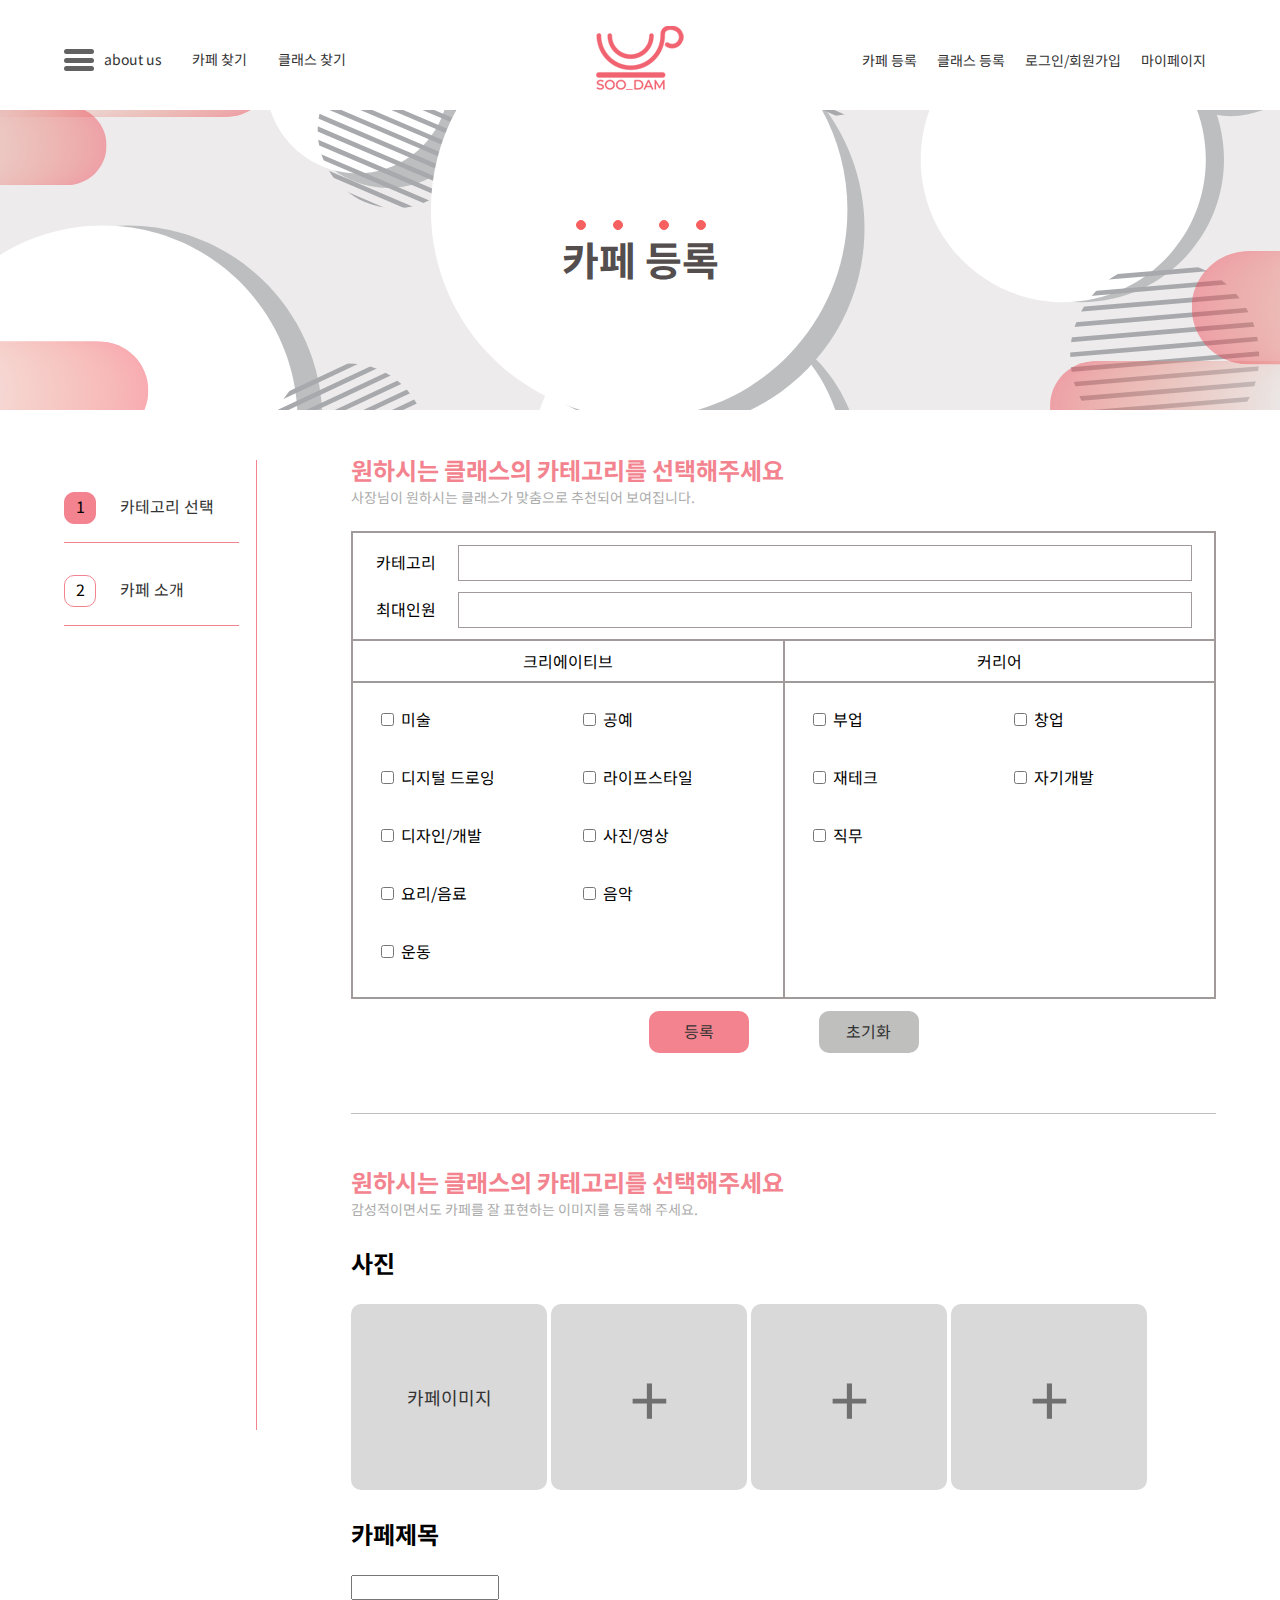
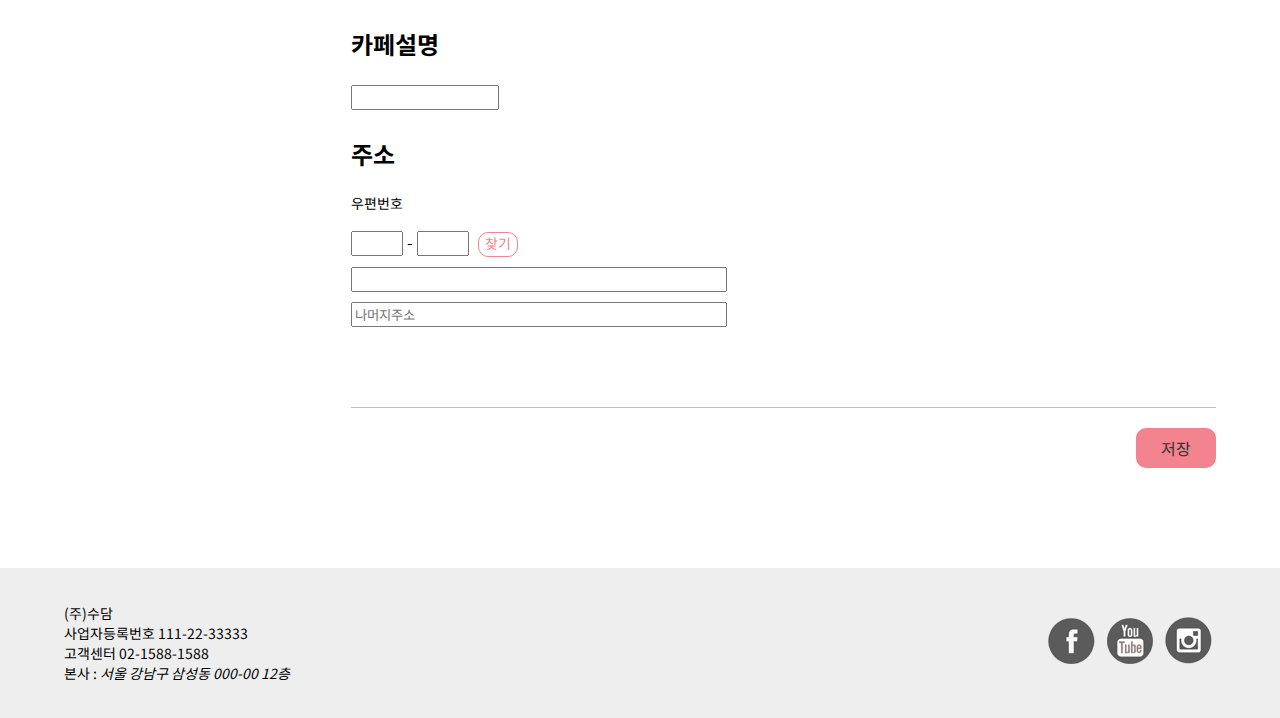
<file: cafeD.html>
<!DOCTYPE html>
<html lang="en">

<head>
    <meta charset="UTF-8">
    <link href="css/cafeD.css" rel="stylesheet" type="text/css">
    <title>Soodam</title>
    
    <link rel="icon" href="img/soodam.ico">
    <meta name="viewport" content="width=device-width, initial-scale=1">

</head>

<body>

    <header>
        <div class="head1">
            <div class="hamburger type1">
                <div class="menu_icon">
                    <span class="border1 border"></span>
                    <span class="border2 border"></span>
                    <span class="border3 border"></span>
                </div>
                <ul>
                    <li>
                        <a href="aboutus.html">about us</a> </li>
                    <li>
                        <a href="classcafe.html">카페 찾기</a>
                    </li>
                    <li>
                        <a href="cafe-class.html">클래스 찾기</a>
                    </li>
                </ul>
            </div>
        </div>


        <div class="head2">
            <a href="index.html">
                <img src="img/logo.png" alt="">
            </a>
        </div>
        <nav class="navi head1">
            <ul>

                <li>
                    <a href="cafeD.html">카페 등록</a>
                </li>
                <li>
                    <a href="classD.html">클래스 등록</a>
                </li>
                <li>
                    <a href="#">로그인/회원가입</a>
                </li>

                <li>
                    <a href="mypage.html">마이페이지</a>
                </li>
            </ul>
        </nav>
    </header>

    <main>
        <div class="visual">
            <img src="img/sub_background.svg" alt="물방울 11개 큰것 2개 중간 것 4개 작은것 5개">
            <p>
                <span>카</span><span>페</span> <span>등</span><span>록</span>
            </p>
        </div>
        
    <div class="contents">
        <div class="side_menu">
            <ul>
                <li><span class="click">1</span> <a href="#">카테고리 선택</a></li>
                <li><span>2</span> <a href="#">카페 소개</a></li>
            </ul>
        </div>
        
        <div class="con1">
            <div class="category">
                <h2>원하시는 클래스의 카테고리를 선택해주세요</h2>
                <p>사장님이 원하시는 클래스가 맞춤으로 추천되어 보여집니다.</p>
                <table class="check">
                    <tr class="cate1">
                        <td colspan="2">
                            <p>카테고리<input type="search"></p>
                            <p>최대인원<input type="search"></p>
                        </td>
                    </tr>
                    <tr class="cate2">
                        <td>크리에이티브</td>
                        <td>커리어</td>
                    </tr>
                    <tr class="cate3">
                        <td>
                            <table>
                                <tr>
                                    <td><input type="checkbox"> 미술</td>
                                    <td><input type="checkbox"> 공예</td>
                                </tr>
                                <tr>
                                    <td><input type="checkbox"> 디지털 드로잉</td>
                                    <td><input type="checkbox"> 라이프스타일</td>
                                </tr>
                                <tr>
                                    <td><input type="checkbox"> 디자인/개발</td>
                                    <td><input type="checkbox"> 사진/영상</td>
                                </tr>
                                <tr>
                                    <td><input type="checkbox"> 요리/음료</td>
                                    <td><input type="checkbox"> 음악</td>
                                </tr>
                                <tr>
                                    <td><input type="checkbox"> 운동</td>
                                </tr>
                            </table>
                        </td>
                        
                        
                        <td>
                            <table>
                                <tr>
                                    <td><input type="checkbox"> 부업</td>
                                    <td><input type="checkbox"> 창업</td>
                                </tr>
                                <tr>
                                    <td><input type="checkbox"> 재테크</td>
                                    <td><input type="checkbox"> 자기개발</td>
                                </tr>
                                <tr>
                                    <td><input type="checkbox"> 직무</td>
                                    
                                </tr>
                              
                            </table>
                        </td>
                    </tr>
                    
                </table>
                <div class="btn">
                <a href="#">등록</a> <a href="#">초기화</a>
                </div>
            </div>
            
            <div class="con2">
            <h2>원하시는 클래스의 카테고리를 선택해주세요</h2>
            <p>감성적이면서도 카페를 잘 표현하는 이미지를 등록해 주세요.</p>
            <div class="photo">
                <h3>사진</h3>
                <a href="#">카페이미지</a>
                <a href="#" class="add">+</a>
                <a href="#" class="add">+</a>
                <a href="#" class="add">+</a>
            </div>
            <div class="cafe_t">
                <h3>카페제목</h3>
                <input type="text">
            </div>
            <div class="cafe_ex">
                <h3>카페설명</h3>
                <input type="text">
            </div>
            <div class="juso">
                <h3>주소</h3>
                <p>우편번호</p>
                <input type="text" class="short"> - <input type="text" class="short"> <a href="#">찾기</a>
                <div><input type="text"></div> 
                <div><input type="text" placeholder="나머지주소"></div>
            </div>
        </div>
         <div class="save">
               <a href="#">저장</a>
           </div>
        </div>
    </div>

    </main>

    <footer>


        <div>
            <p> (주)수담
                사업자등록번호 111-22-33333
                고객센터 02-1588-1588
                본사 : <i>서울 강남구 삼성동 000-00 12층</i>
            </p>
            <div>
                <img src="img/facebook.png" alt="회색 배경에 흰 색의 페이스북 이미지">
                <img src="img/youtube.png" alt="회색 배경에 흰 색의 유튜브 이미지">
                <img src="img/instar.png" alt="회색 배경에 흰 색의 인스타 이미지">
            </div>
        </div>

    </footer>


</body>

</html>
</file>
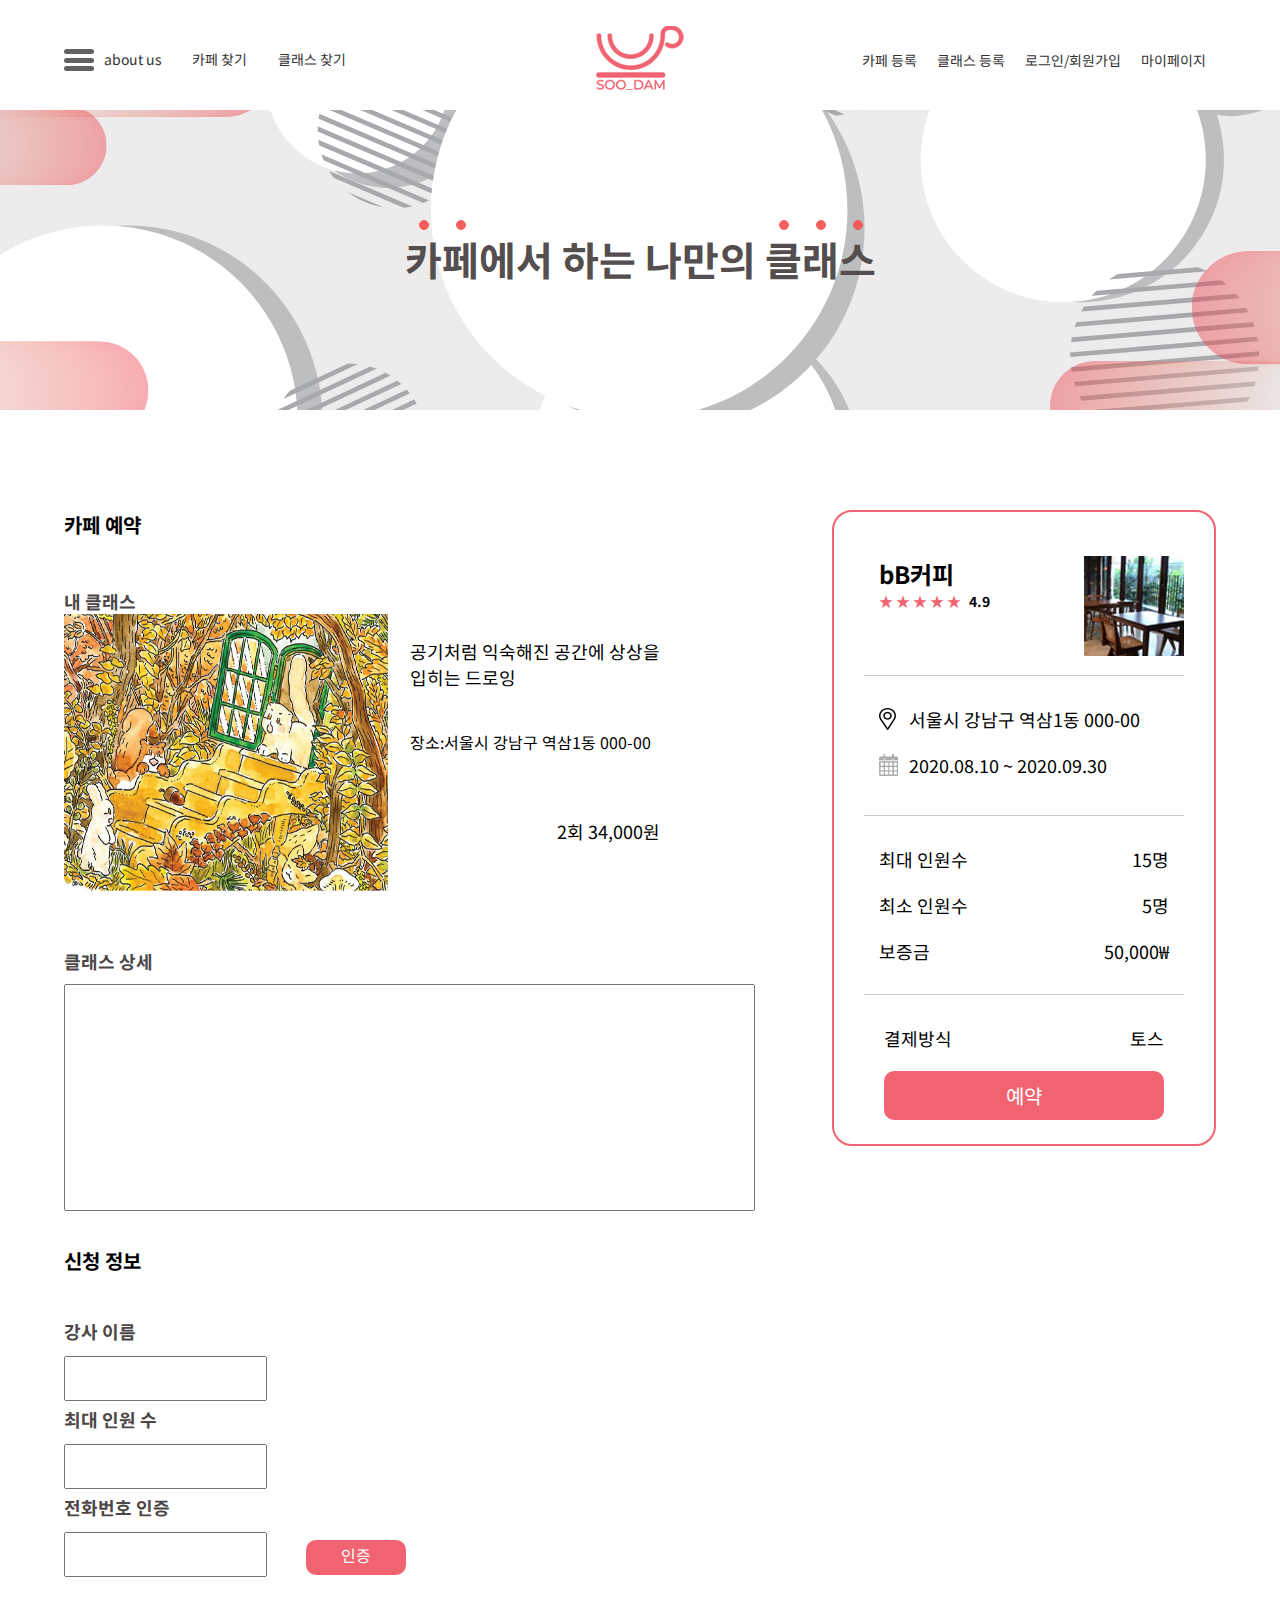
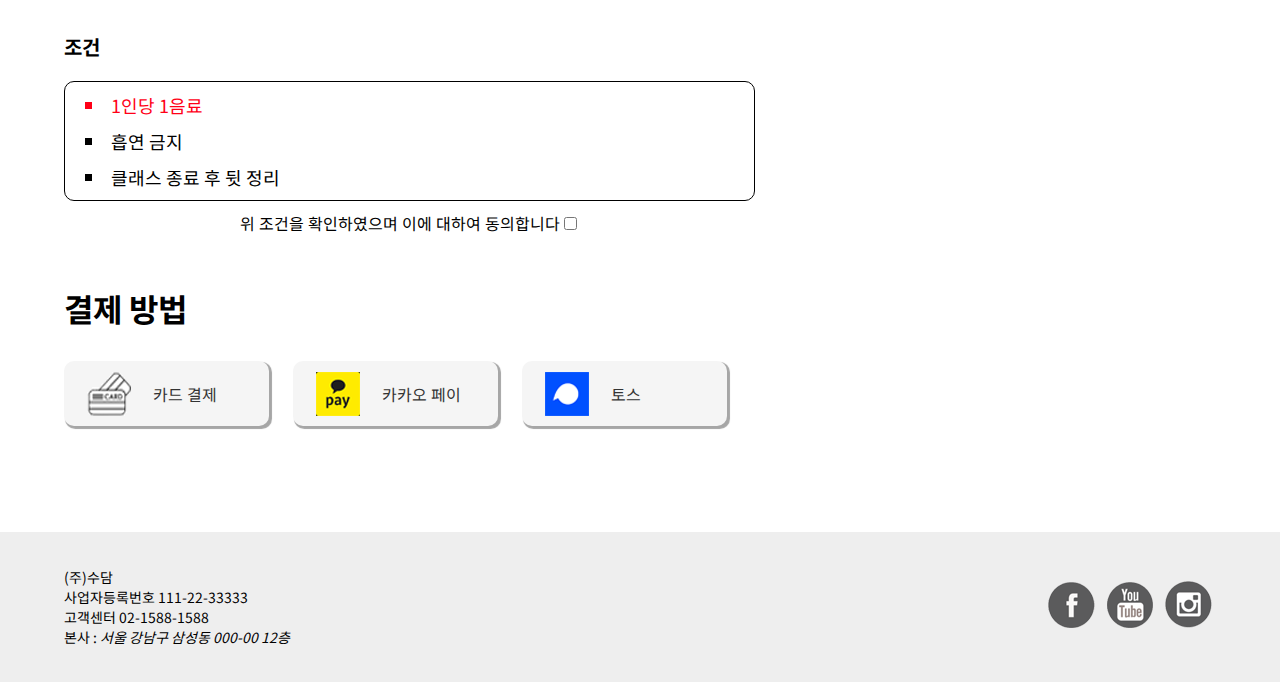
<file: cafesin.html>
<!DOCTYPE html>
<html lang="en">

<head>
    <meta charset="UTF-8">
    <link href="css/cafesin.css" rel="stylesheet" type="text/css">
    <title>Soodam</title>
    
    <link rel="icon" href="img/soodam.ico">
    <meta name="viewport" content="width=device-width, initial-scale=1">
    

</head>

<body>


    <header>
        <div class="head1">
            <div class="hamburger type1">
                <div class="menu_icon">
                    <span class="border1 border"></span>
                    <span class="border2 border"></span>
                    <span class="border3 border"></span>
                </div>
                <ul>
                    <li>
                        <a href="aboutus.html">about us</a> </li>
                    <li>
                        <a href="classcafe.html">카페 찾기</a>
                    </li>
                    <li>
                        <a href="cafe-class.html">클래스 찾기</a>
                    </li>
                </ul>
            </div>
        </div>


        <div class="head2">
            <a href="index.html">
                <img src="img/logo.png" alt="">
            </a>
        </div>
        <nav class="navi head1">
            <ul>

                <li>
                    <a href="cafeD.html">카페 등록</a>
                </li>
                <li>
                    <a href="#">클래스 등록</a>
                </li>
                <li>
                    <a href="#">로그인/회원가입</a>
                </li>

                <li>
                    <a href="mypage.html">마이페이지</a>
                </li>
            </ul>
        </nav>
    </header>

    <main>
        <div class="visual">
            <img src="img/sub_background.svg" alt="물방울 11개 큰것 2개 중간 것 4개 작은것 5개">
            <p>
                <span>카</span><span>페</span>에서 하는 나만의 <span>클</span><span>래</span><span>스</span>
            </p>
        </div>

        <div class="contents wid1152">
           <div class="wid66">
            <div class="con1">
                <h1>카페 예약</h1>
                <article>
                    <h2>내 클래스</h2>
                    <figure>
                        <img src="img/cafesin/img1.jpg">
                        <figcaption>
                            <p>공기처럼 익숙해진 공간에 상상을
                             입히는 드로잉</p>
                            <small>장소:서울시 강남구 역삼1동 000-00</small>
                            <p>2회 34,000원</p>
                        </figcaption>
                    </figure>
                    
                </article>
                </div>
            <article class="con2">
                <h2>클래스 상세</h2>
                <form><input type="text"></form>
            </article>
            
            <div class="con3">
            <h1>신청 정보</h1>
            <article>
                <h2>강사 이름</h2>
                <form><input tupe="text"></form>
                <h2>최대 인원 수</h2>
                <form><input tupe="text"></form>
                <h2>전화번호 인증</h2>
                <form><input tupe="text"></form>
                <a href="#">인증</a>
                
            </article>
            </div>
            
            <div class="con4">
                <h1>조건</h1>
                <ul>
                    <li>1인당 1음료</li>
                    <li>흡연 금지</li>
                    <li>클래스 종료 후 뒷 정리</li>
                </ul>
                <p>위 조건을 확인하였으며 이에 대하여 동의합니다<input type="checkbox"></p>
            </div>
            
            <div class="con5">
                <h1>결제 방법</h1>
                <a href="#"><div><img src="img/cafesin/icon1.png"><span>카드 결제</span></div></a>
                <a href="#"><div><img src="img/cafesin/kakao.png"><span>카카오 페이</span></div></a>
                <a href="#"><div><img src="img/cafesin/toss.png"><span>토스</span></div></a>
            </div>
            
            <article class="fix-sidebar">
                <div>
                    <div class="title">
                        <p>bB커피</p>
                        <div><b>★ ★ ★ ★ ★</b> 4.9 </div>
                    </div>
                    <div class="sec">
                        <div class="loca">

                            <p>서울시 강남구 역삼1동 000-00</p>
                        </div>
                        <div class="date">
                            <p><span>2020.08.10 ~ 2020.09.30</span></p>
                        </div>

                    </div>
                    <div class="calc">

                        <ul>
                            <li>
                                <span>최대 인원수</span> <span>15명</span>
                            </li>
                            <li>
                                <span>최소 인원수</span> <span>5명</span>
                            </li>
                            <li>
                                <span>보증금</span> <span>50,000&#8361;</span>
                            </li>
                        </ul>

                    </div>
                    <div class="btn">
                       <div><span>결제방식</span> <span>토스</span></div>
                        <a href="">예약</a>
                    </div>
                </div>
            </article>
        </div>
        
        
        </div>

    </main>

    <footer>


        <div>
            <p> (주)수담
                사업자등록번호 111-22-33333
                고객센터 02-1588-1588
                본사 : <i>서울 강남구 삼성동 000-00 12층</i>
            </p>
            <div>
                <img src="img/facebook.png" alt="회색 배경에 흰 색의 페이스북 이미지">
                <img src="img/youtube.png" alt="회색 배경에 흰 색의 유튜브 이미지">
                <img src="img/instar.png" alt="회색 배경에 흰 색의 인스타 이미지">
            </div>
            
            
            
        </div>

    </footer>


</body></html>
</file>
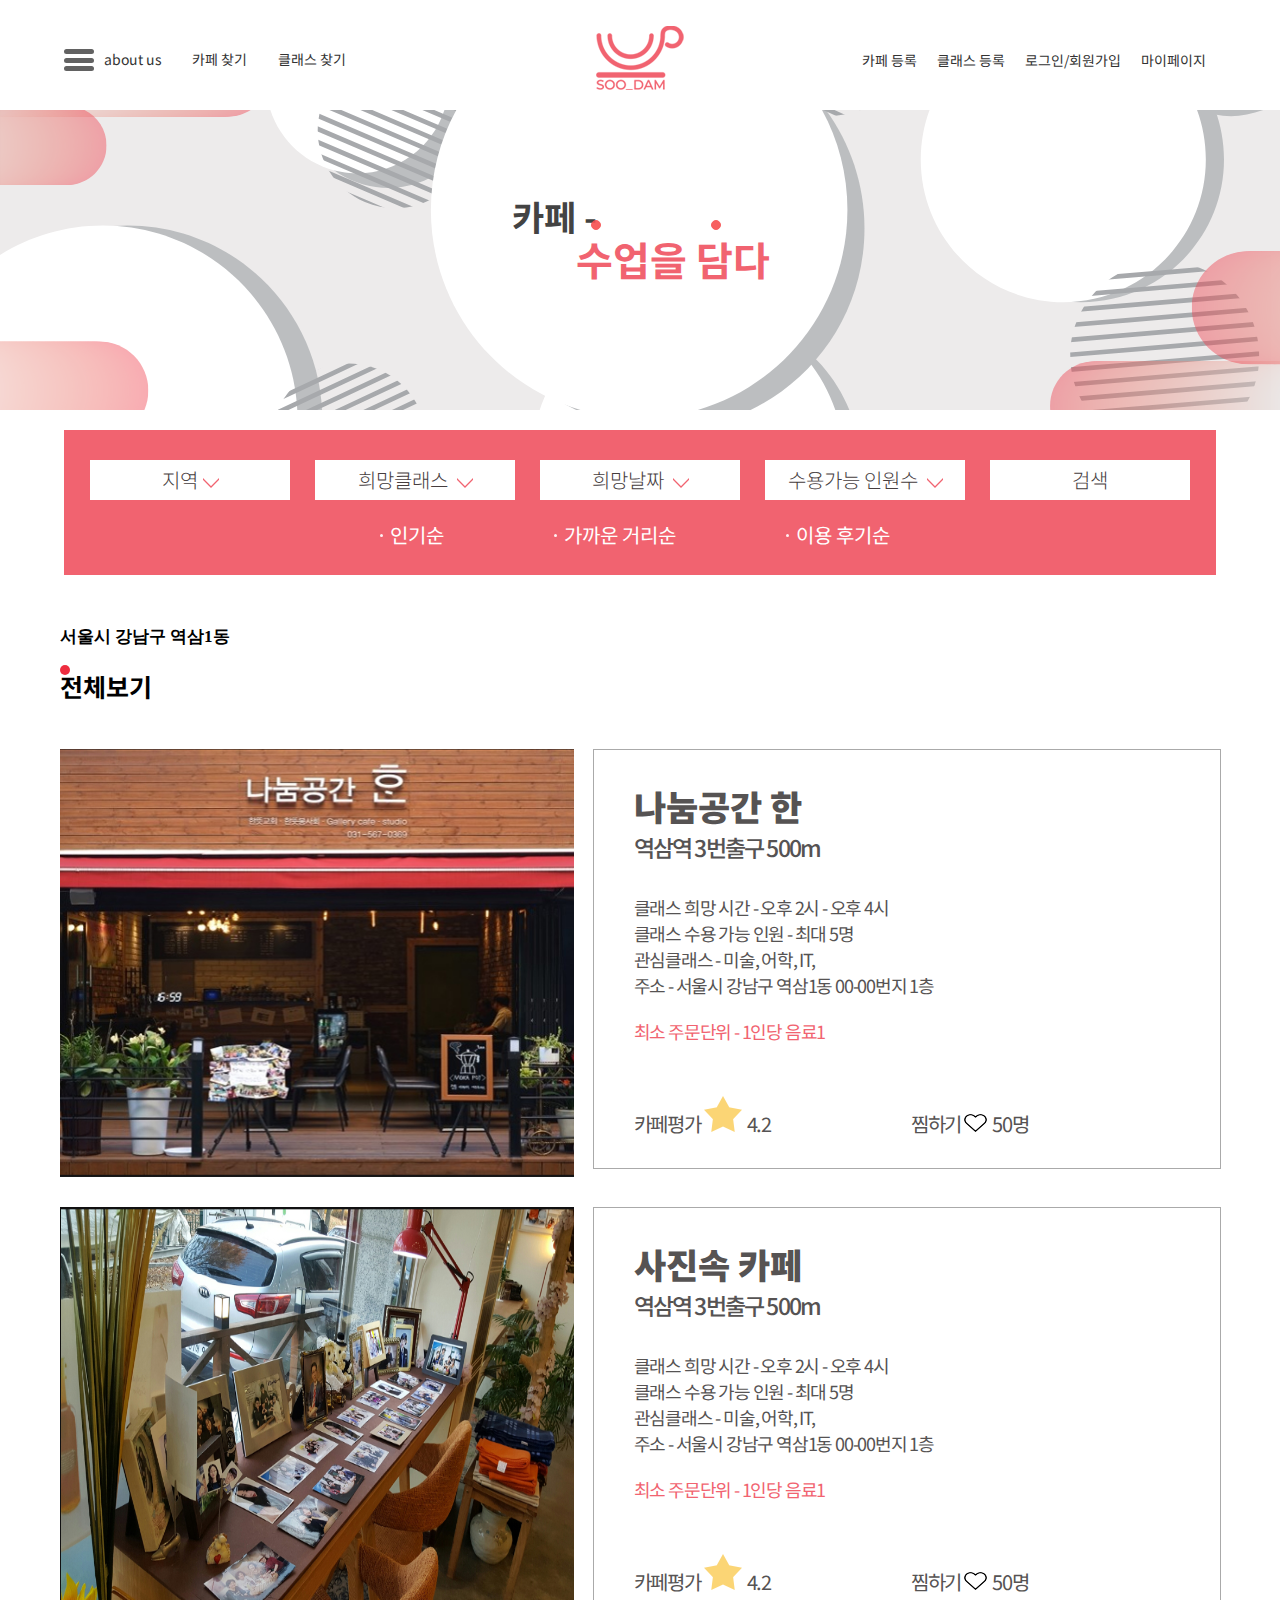
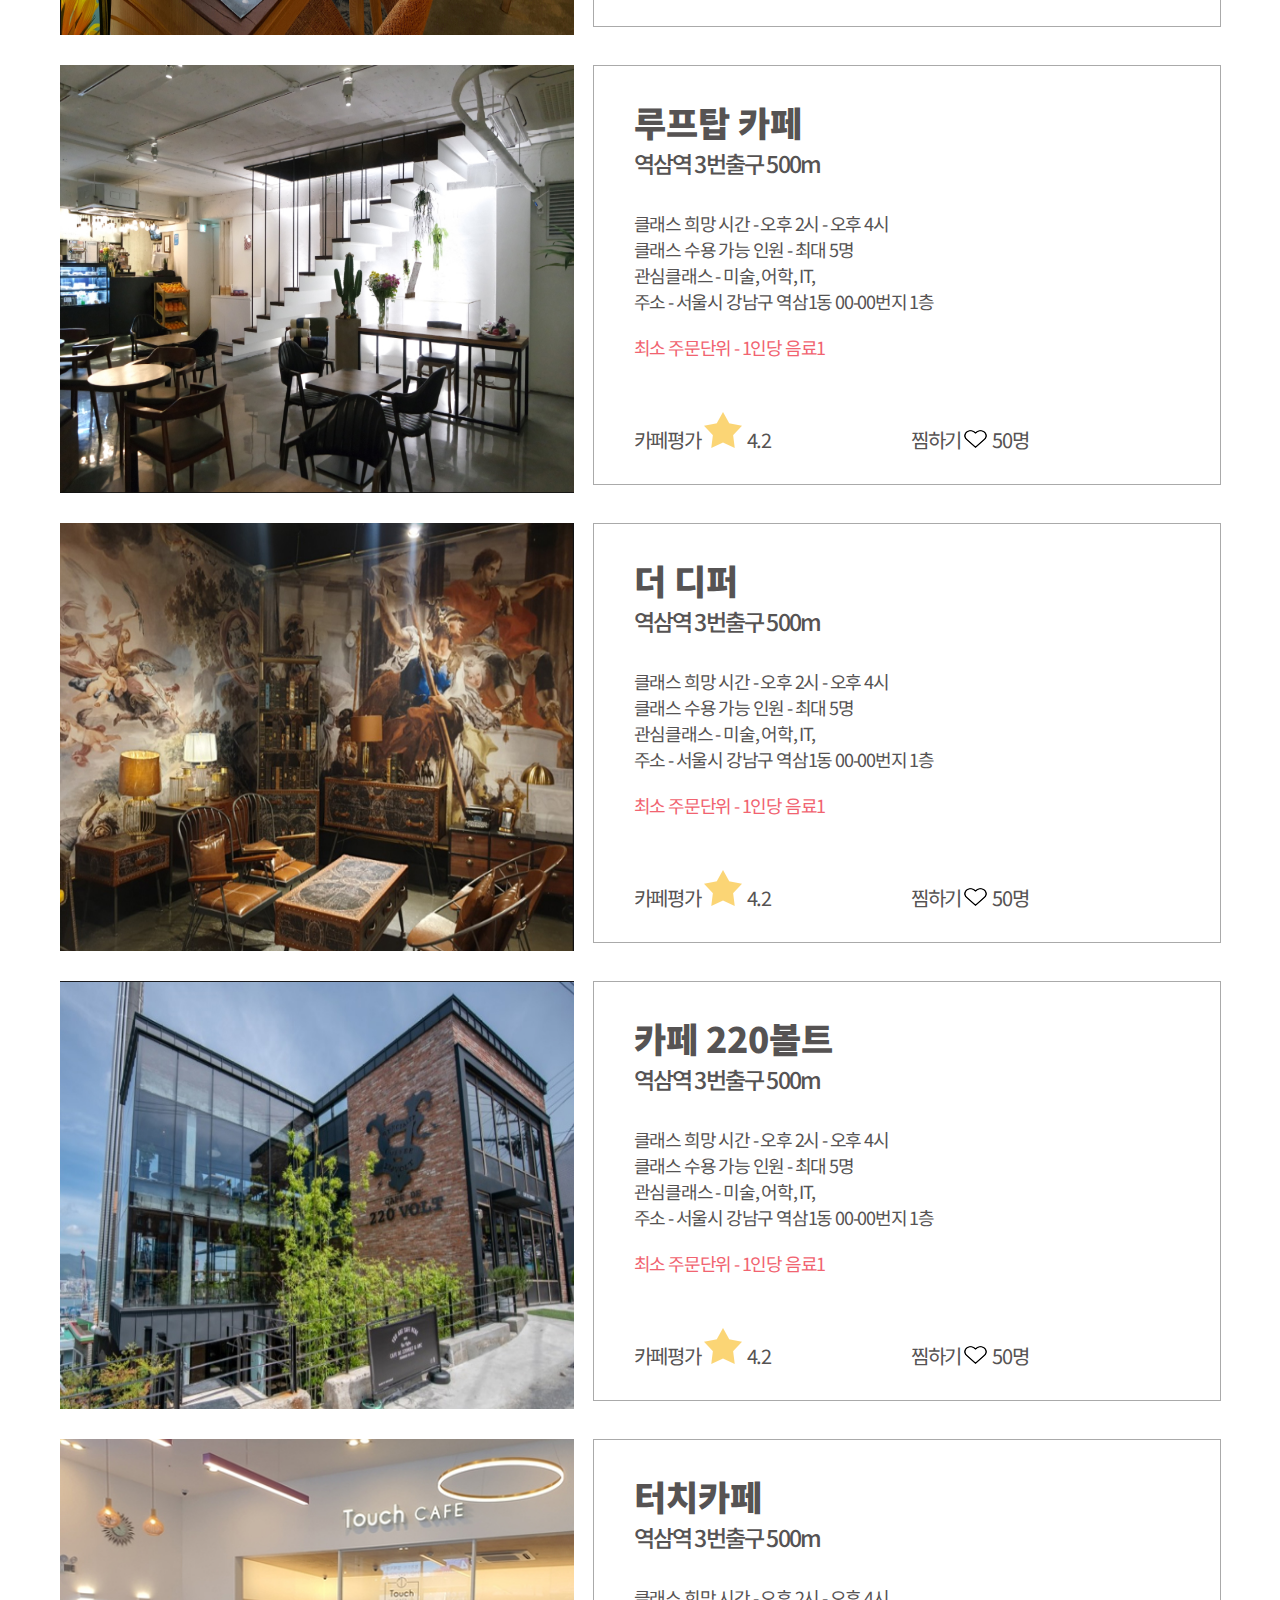
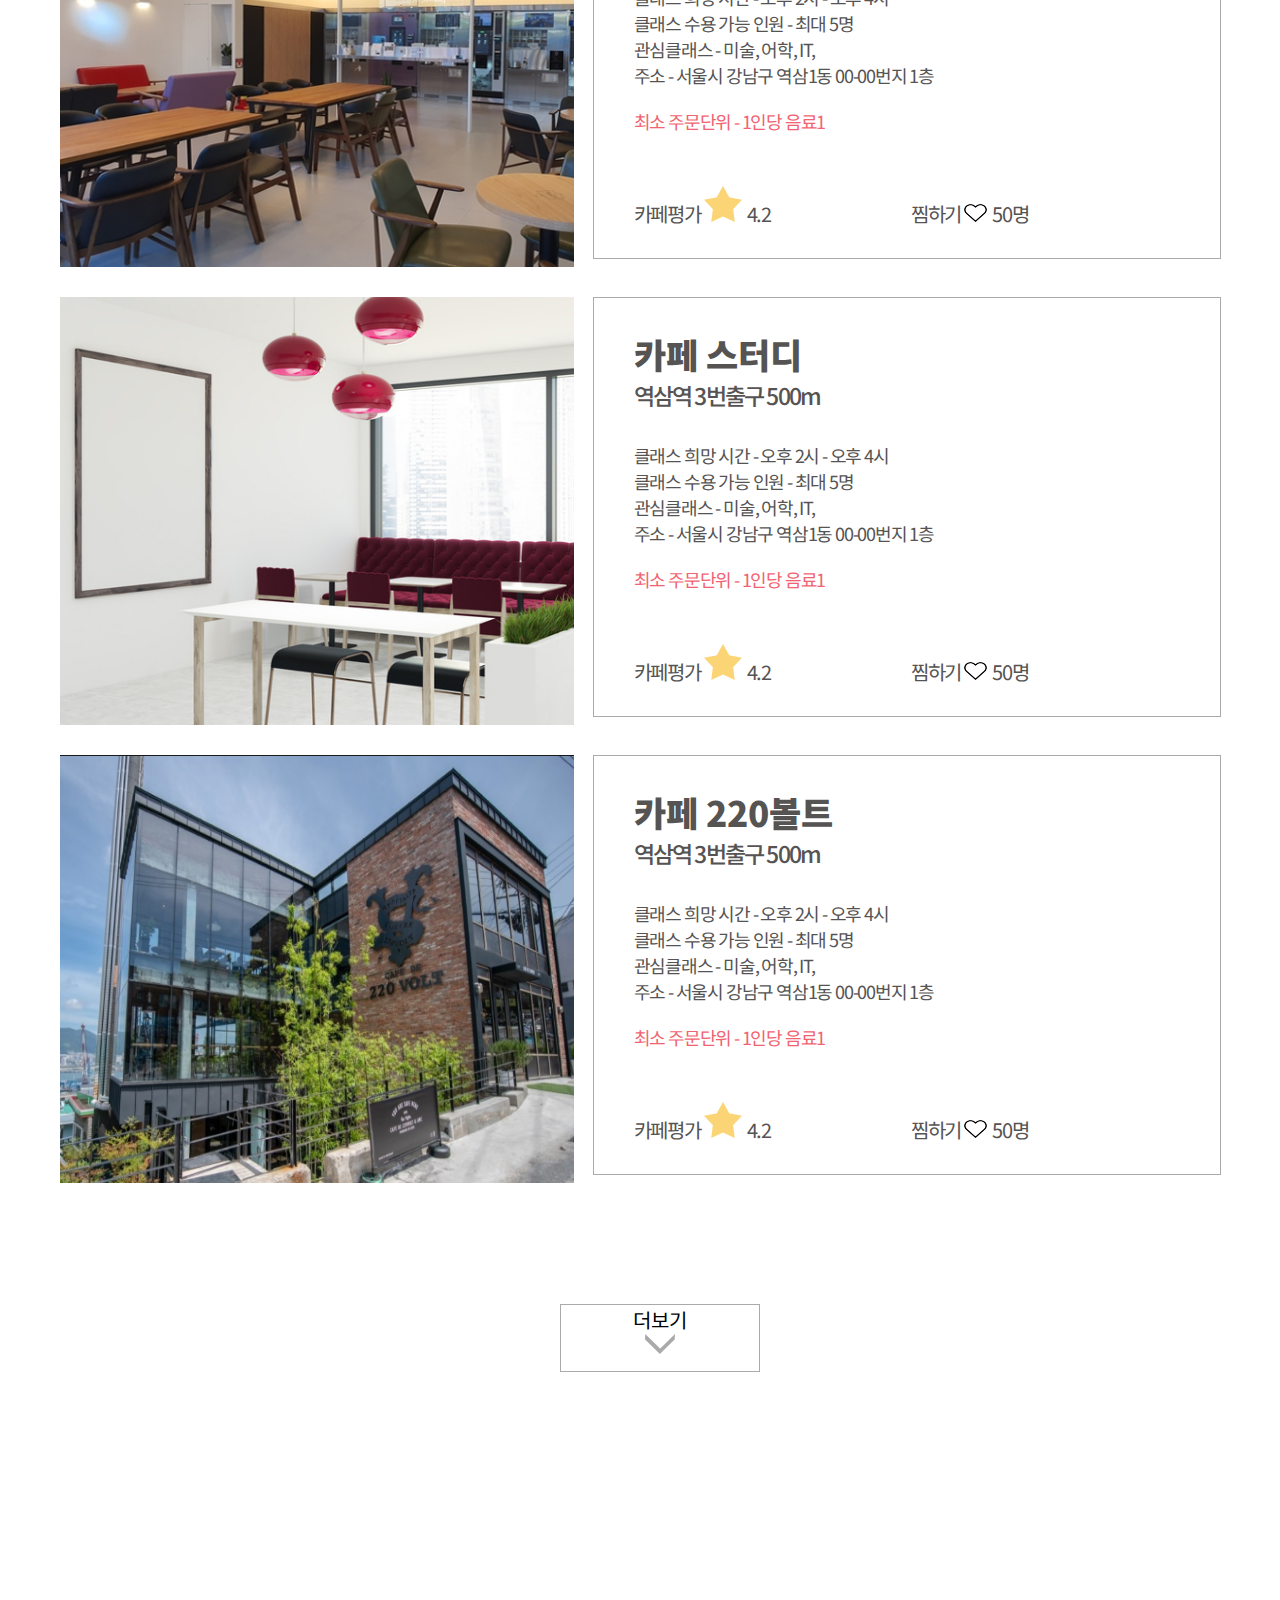
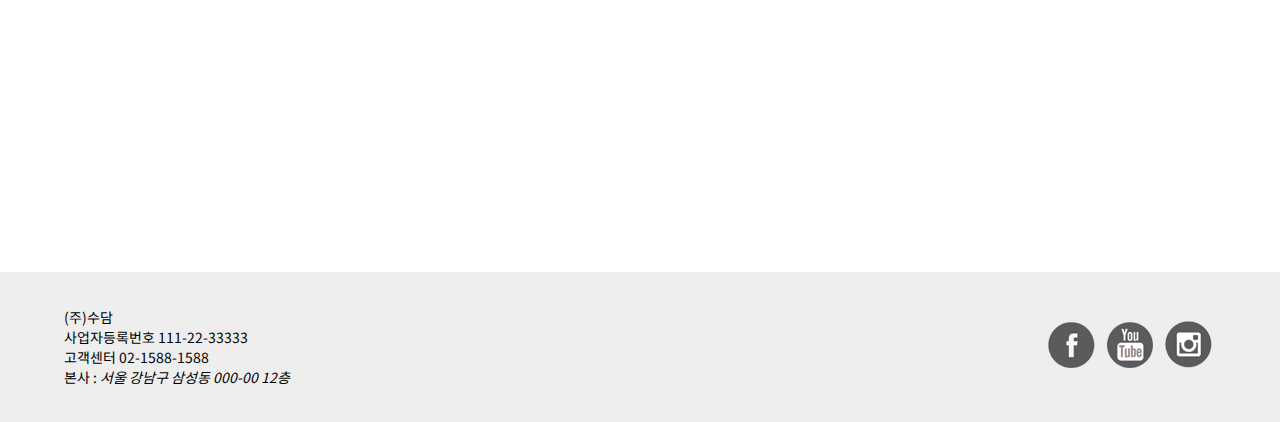
<file: classcafe.html>
<!DOCTYPE html>
<html lang="en">

<head>
    <meta charset="UTF-8">
    <link href="css/classcafe.css" rel="stylesheet" type="text/css">
    <title>Soodam</title>

    <link rel="icon" href="img/soodam.ico">
    <meta name="viewport" content="width=device-width, initial-scale=1">

</head>

<body>


    <header>
        <div class="head1">
            <div class="hamburger type1">
                <div class="menu_icon">
                    <span class="border1 border"></span>
                    <span class="border2 border"></span>
                    <span class="border3 border"></span>
                </div>
                <ul>
                    <li>
                        <a href="aboutus.html.html">about us</a> </li>
                    <li>
                        <a href="classcafe.html">카페 찾기</a>
                    </li>
                    <li>
                        <a href="cafe-class.html">클래스 찾기</a>
                    </li>
                </ul>
            </div>
        </div>


        <div class="head2">
            <a href="index.html">
                <img src="img/logo.png" alt="">
            </a>
        </div>
        <nav class="navi head1">
            <ul>

                <li>
                    <a href="cafeD.html">카페 등록</a>
                </li>
                <li>
                    <a href="#">클래스 등록</a>
                </li>
                <li>
                    <a href="#">로그인/회원가입</a>
                </li>

                <li>
                    <a href="mypage.html">마이페이지</a>
                </li>
            </ul>
        </nav>
    </header>

    <main>
        <div class="visual">

            <img src="img/sub_background.svg" alt="물방울 11개 큰것 2개 중간 것 4개 작은것 5개">
            <p1>
                카페 -
            </p1>
            <p2><span>수</span>업을 <span>담</span>다</p2>
        </div>



        <div class=search>

            <div class=pink>


                <div class=white>
                    <ul>
                        <li> <a href="#">
                                <p>
                                    <span>지역</span><img src="img/pinkarrow.png" alt="">
                                </p>
                            </a>
                        </li>


                        <li> <a href="#">
                                <p><span>희망클래스</span>
                                    <img src="img/pinkarrow.png" alt=""></p>
                            </a></li>
                        <li> <a href="#">
                                <p><span>희망날짜</span>
                                    <img src="img/pinkarrow.png" alt=""></p>
                            </a>
                        </li>
                        <li> <a href="#">
                                <p><span>수용가능 인원수</span>
                                    <img src="img/pinkarrow.png" alt=""></p>
                            </a>
                        </li>
                        <li> <a href="#">
                                <p><span>검색</span>
                                </p>
                            </a>
                        </li>
                    </ul>


                </div>


                <div class=order>
                    <ul>
                        <li> <a href="#">
                                <p>인기순</p><span></span>
                            </a></li>
                        <li> <a href="#">
                                <p>가까운 거리순</p><span></span>
                            </a></li>

                        <li> <a href="#">
                                <p>이용 후기순</p><span></span>
                            </a></li>

                    </ul>
                </div>
            </div>


        </div>


    </main>


    <section class="upper-part">
        <article class="cafe_list_all">
            <h1>서울시 강남구 역삼1동</h1>
            <h2>전체보기</h2>

            <div class="card1">
                <div class="card">
                    <a href="teacher-cafe-detail.html">
                        <figure>
                            <img src="img/01.jpg">
                        </figure>
                    </a>
                </div>


                <div class="card_text">
                    <div class="text1">나눔공간 한</div>
                    <div class="text2">역삼역 3번출구 500m</div>
                    <div class="text3">클래스 희망 시간 - 오후 2시 - 오후 4시
                        클래스 수용 가능 인원 - 최대 5명
                        관심클래스 - 미술, 어학, IT,
                        주소 - 서울시 강남구 역삼1동 00-00번지 1층
                    </div>

                    <div class="text4">최소 주문단위 - 1인당 음료1

                    </div>

                    <div class="text5">

                        <ul>

                            <li>
                                <p>카페평가</p>
                                <img src="img/star.png"><a>4.2</a>
                            </li>
                            <li>
                                <p>찜하기</p>
                                <img src="img/heart.png"><a>50명</a>

                            </li>

                        </ul>
                    </div>
                </div>



                <div class="card2">
                    <div class="card">
                        <a href="teacher-cafe-detail.html">
                            <figure>
                                <img src="img/02.jpg">
                            </figure>
                        </a>
                    </div>


                    <div class="card_text">
                        <div class="text1">사진속 카페</div>
                        <div class="text2">역삼역 3번출구 500m</div>
                        <div class="text3">클래스 희망 시간 - 오후 2시 - 오후 4시
                            클래스 수용 가능 인원 - 최대 5명
                            관심클래스 - 미술, 어학, IT,
                            주소 - 서울시 강남구 역삼1동 00-00번지 1층
                        </div>

                        <div class="text4">최소 주문단위 - 1인당 음료1

                        </div>

                        <div class="text5">

                            <ul>

                                <li>
                                    <p>카페평가</p>
                                    <img src="img/star.png"><a>4.2</a>

                                </li>

                                <li>
                                    <p>찜하기</p>
                                    <img src="img/heart.png"><a>50명</a>


                                </li>


                            </ul>
                        </div>
                    </div>

                </div>



                <div class="card3">
                    <div class="card">
                        <a href="teacher-cafe-detail.html">
                            <figure>
                                <img src="img/03.jpg">
                            </figure>
                        </a>
                    </div>


                    <div class="card_text">
                        <div class="text1">루프탑 카페</div>
                        <div class="text2">역삼역 3번출구 500m</div>
                        <div class="text3">클래스 희망 시간 - 오후 2시 - 오후 4시
                            클래스 수용 가능 인원 - 최대 5명
                            관심클래스 - 미술, 어학, IT,
                            주소 - 서울시 강남구 역삼1동 00-00번지 1층
                        </div>

                        <div class="text4">최소 주문단위 - 1인당 음료1

                        </div>

                        <div class="text5">

                            <ul>

                                <li>
                                    <p>카페평가</p>
                                    <img src="img/star.png"><a>4.2</a>
                                </li>
                                <li>
                                    <p>찜하기</p>
                                    <img src="img/heart.png"><a>50명</a>

                                </li>

                            </ul>
                        </div>
                    </div>

                </div>

                <div class="card4">
                    <div class="card">
                        <a href="teacher-cafe-detail.html">
                            <figure>
                                <img src="img/04.jpg">
                            </figure>
                        </a>
                    </div>


                    <div class="card_text">
                        <div class="text1">더 디퍼</div>
                        <div class="text2">역삼역 3번출구 500m</div>
                        <div class="text3">클래스 희망 시간 - 오후 2시 - 오후 4시
                            클래스 수용 가능 인원 - 최대 5명
                            관심클래스 - 미술, 어학, IT,
                            주소 - 서울시 강남구 역삼1동 00-00번지 1층
                        </div>

                        <div class="text4">최소 주문단위 - 1인당 음료1

                        </div>

                        <div class="text5">

                            <ul>

                                <li>
                                    <p>카페평가</p>
                                    <img src="img/star.png"><a>4.2</a>
                                </li>
                                <li>
                                    <p>찜하기</p>
                                    <img src="img/heart.png"><a>50명</a>

                                </li>

                            </ul>
                        </div>
                    </div>

                </div>


                <div class="card5">
                    <div class="card">
                        <a href="teacher-cafe-detail.html">
                            <figure>
                                <img src="img/05.jpg">
                            </figure>
                        </a>
                    </div>


                    <div class="card_text">
                        <div class="text1">카페 220볼트</div>
                        <div class="text2">역삼역 3번출구 500m</div>
                        <div class="text3">클래스 희망 시간 - 오후 2시 - 오후 4시
                            클래스 수용 가능 인원 - 최대 5명
                            관심클래스 - 미술, 어학, IT,
                            주소 - 서울시 강남구 역삼1동 00-00번지 1층
                        </div>

                        <div class="text4">최소 주문단위 - 1인당 음료1

                        </div>

                        <div class="text5">

                            <ul>

                                <li>
                                    <p>카페평가</p>
                                    <img src="img/star.png"><a>4.2</a>
                                </li>
                                <li>
                                    <p>찜하기</p>
                                    <img src="img/heart.png"><a>50명</a>

                                </li>

                            </ul>
                        </div>
                    </div>

                </div>

                <div class="card6">
                    <div class="card">
                        <a href="teacher-cafe-detail.html">
                            <figure>
                                <img src="img/06.jpg">
                            </figure>
                        </a>
                    </div>


                    <div class="card_text">
                        <div class="text1">터치카페</div>
                        <div class="text2">역삼역 3번출구 500m</div>
                        <div class="text3">클래스 희망 시간 - 오후 2시 - 오후 4시
                            클래스 수용 가능 인원 - 최대 5명
                            관심클래스 - 미술, 어학, IT,
                            주소 - 서울시 강남구 역삼1동 00-00번지 1층
                        </div>

                        <div class="text4">최소 주문단위 - 1인당 음료1

                        </div>

                        <div class="text5">

                            <ul>

                                <li>
                                    <p>카페평가</p>
                                    <img src="img/star.png"><a>4.2</a>
                                </li>
                                <li>
                                    <p>찜하기</p>
                                    <img src="img/heart.png"><a>50명</a>

                                </li>

                            </ul>
                        </div>
                    </div>

                </div>

                <div class="card7">
                    <div class="card">
                        <a href="teacher-cafe-detail.html">
                            <figure>
                                <img src="img/07.jpg">
                            </figure>
                        </a>
                    </div>


                    <div class="card_text">
                        <div class="text1">카페 스터디</div>
                        <div class="text2">역삼역 3번출구 500m</div>
                        <div class="text3">클래스 희망 시간 - 오후 2시 - 오후 4시
                            클래스 수용 가능 인원 - 최대 5명
                            관심클래스 - 미술, 어학, IT,
                            주소 - 서울시 강남구 역삼1동 00-00번지 1층
                        </div>

                        <div class="text4">최소 주문단위 - 1인당 음료1

                        </div>

                        <div class="text5">

                            <ul>

                                <li>
                                    <p>카페평가</p>
                                    <img src="img/star.png"><a>4.2</a>
                                </li>
                                <li>
                                    <p>찜하기</p>
                                    <img src="img/heart.png"><a>50명</a>

                                </li>

                            </ul>
                        </div>
                    </div>

                </div>

                <div class="card5">
                    <div class="card">
                        <a href="teacher-cafe-detail.html">
                            <figure>
                                <img src="img/05.jpg">
                            </figure>
                        </a>
                    </div>


                    <div class="card_text">
                        <div class="text1">카페 220볼트</div>
                        <div class="text2">역삼역 3번출구 500m</div>
                        <div class="text3">클래스 희망 시간 - 오후 2시 - 오후 4시
                            클래스 수용 가능 인원 - 최대 5명
                            관심클래스 - 미술, 어학, IT,
                            주소 - 서울시 강남구 역삼1동 00-00번지 1층
                        </div>

                        <div class="text4">최소 주문단위 - 1인당 음료1

                        </div>

                        <div class="text5">

                            <ul>

                                <li>
                                    <p>카페평가</p>
                                    <img src="img/star.png"><a>4.2</a>
                                </li>
                                <li>
                                    <p>찜하기</p>
                                    <img src="img/heart.png"><a>50명</a>

                                </li>

                            </ul>
                        </div>
                    </div>

                </div>


            </div>


        </article>

        <div class=more>
            <p>더보기</p>
            <img src="img/arrow_bottom_gray.png">

        </div>

    </section>


    <footer>


        <div>
            <p> (주)수담
                사업자등록번호 111-22-33333
                고객센터 02-1588-1588
                본사 : <i>서울 강남구 삼성동 000-00 12층</i>
            </p>
            <div>
                <img src="img/facebook.png" alt="회색 배경에 흰 색의 페이스북 이미지">
                <img src="img/youtube.png" alt="회색 배경에 흰 색의 유튜브 이미지">
                <img src="img/instar.png" alt="회색 배경에 흰 색의 인스타 이미지">
            </div>
        </div>





    </footer>


</body></html>
</file>
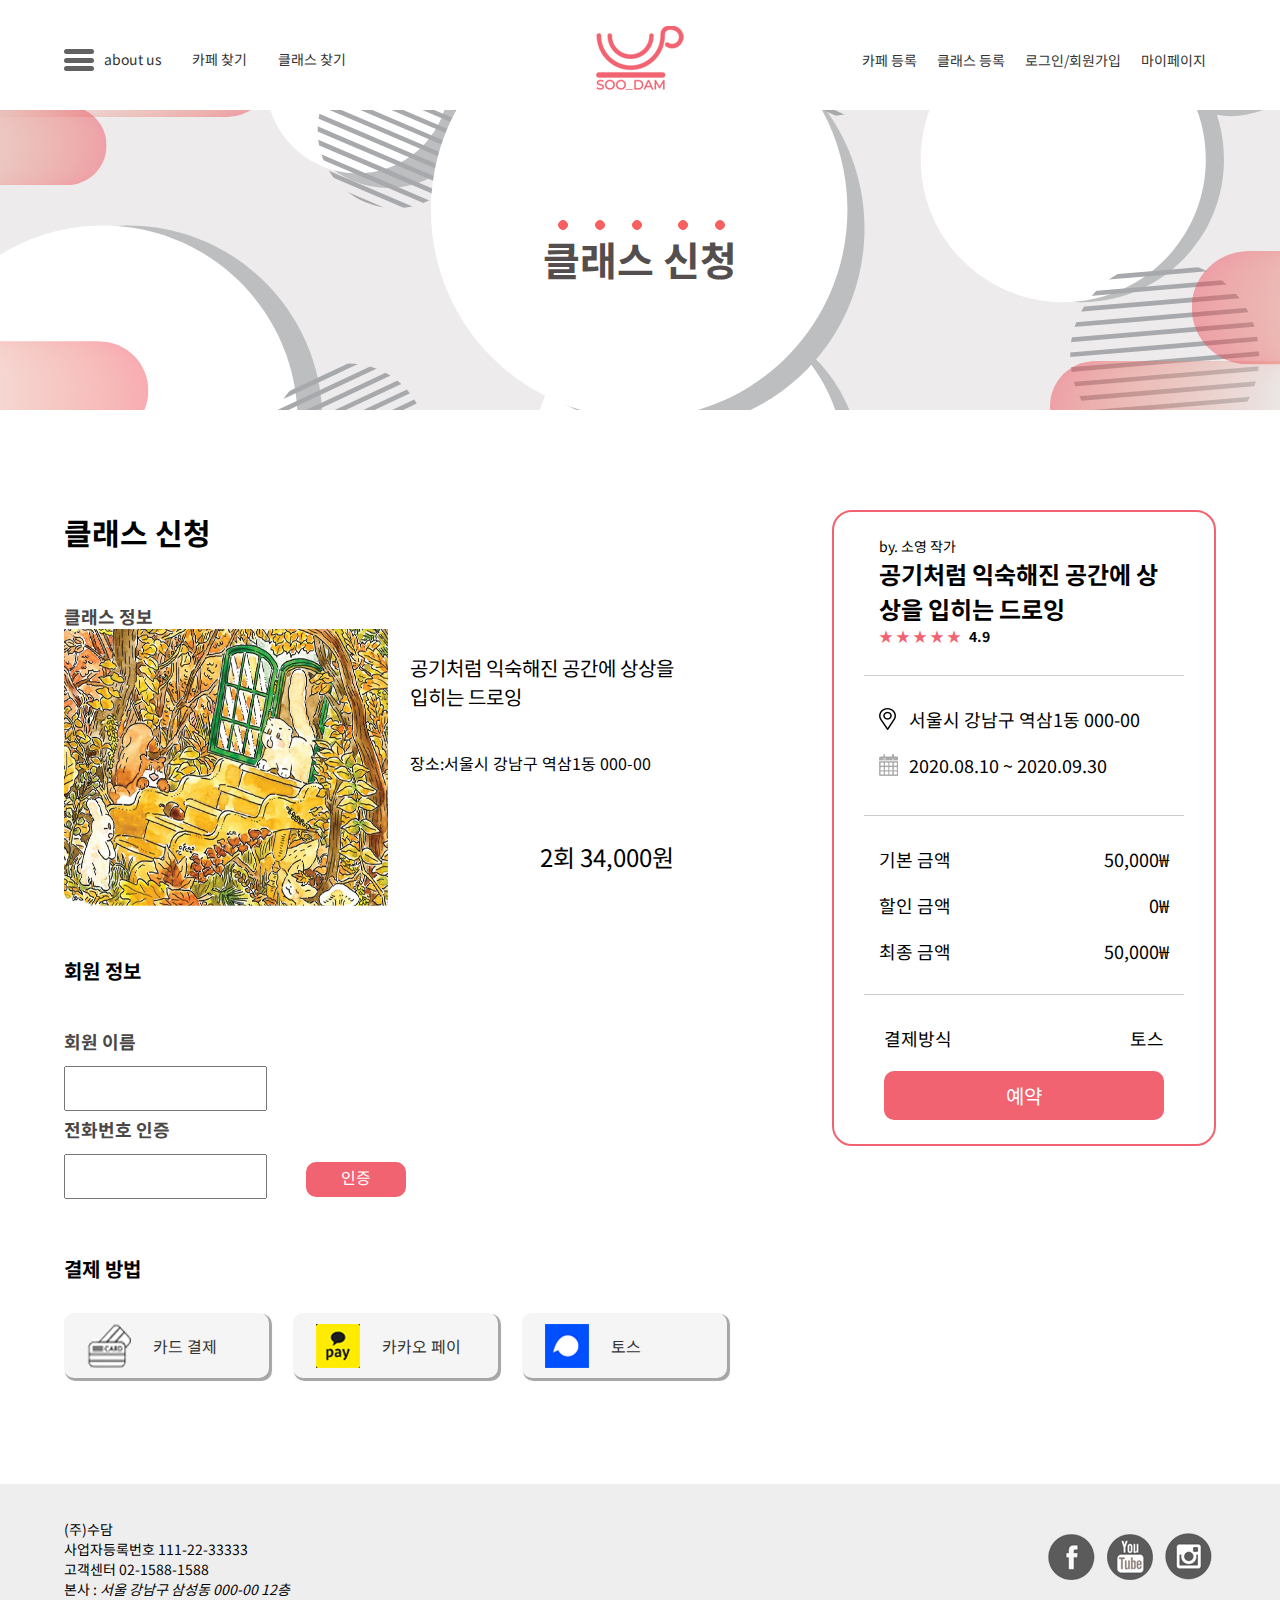
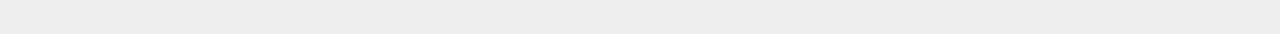
<file: classsin.html>
<!DOCTYPE html>
<html lang="en">

<head>
    <meta charset="UTF-8">
    <link href="css/classsin.css" rel="stylesheet" type="text/css">
    <title>Soodam</title>
    
    <link rel="icon" href="img/soodam.ico">
    <meta name="viewport" content="width=device-width, initial-scale=1">

</head>

<body>


    <header>
        <div class="head1">
            <div class="hamburger type1">
                <div class="menu_icon">
                    <span class="border1 border"></span>
                    <span class="border2 border"></span>
                    <span class="border3 border"></span>
                </div>
                <ul>
                    <li>
                        <a href="aboutus.html">about us</a> </li>
                    <li>
                        <a href="classcafe.html">카페 찾기</a>
                    </li>
                    <li>
                        <a href="cafe-class.html">클래스 찾기</a>
                    </li>
                </ul>
            </div>
        </div>


        <div class="head2">
            <a href="index.html">
                <img src="img/logo.png" alt="">
            </a>
        </div>
        <nav class="navi head1">
            <ul>

                <li>
                    <a href="cafeD.html">카페 등록</a>
                </li>
                <li>
                    <a href="#">클래스 등록</a>
                </li>
                <li>
                    <a href="#">로그인/회원가입</a>
                </li>

                <li>
                    <a href="mypage.html">마이페이지</a>
                </li>
            </ul>
        </nav>
    </header>

    <main>
        <div class="visual">
            <img src="img/sub_background.svg" alt="물방울 11개 큰것 2개 중간 것 4개 작은것 5개">
            <p>
                <span>클</span><span>래</span><span>스</span> <span>신</span><span>청</span>
            </p>
        </div>
    <div class="contents wid1152">
       <div class="wid66">
        <div class="con1">
           <h1>클래스 신청</h1>
           <article>
                    <h2>클래스 정보</h2>
                    <figure>
                        <img src="img/cafesin/img1.jpg">
                        <figcaption>
                            <p>공기처럼 익숙해진 공간에 상상을
                             입히는 드로잉</p>
                            <small>장소:서울시 강남구 역삼1동 000-00</small>
                            <p>2회 34,000원</p>
                        </figcaption>
                    </figure>
                    
                </article>
            
            
        </div>
        
        <div class="con3">
            <h1>회원 정보</h1>
            <article>
                <h2>회원 이름</h2>
                <form><input tupe="text"></form>
                <h2>전화번호 인증</h2>
                <form><input tupe="text"></form>
                <a href="#">인증</a>
                
            </article>
            </div>
            
            <div class="con5">
                <h1>결제 방법</h1>
                <a href="#"><div><img src="img/cafesin/icon1.png"><span>카드 결제</span></div></a>
                <a href="#"><div><img src="img/cafesin/kakao.png"><span>카카오 페이</span></div></a>
                <a href="#"><div><img src="img/cafesin/toss.png"><span>토스</span></div></a>
            </div>
            
            <article class="fix-sidebar">
                <div>
                    <div class="title">
                        by. <span> 소영 작가</span>
                        <p>공기처럼 익숙해진 공간에 상상을 입히는 드로잉</p>
                        <div><b>★ ★ ★ ★ ★</b> 4.9 </div>
                    </div>
                    <div class="sec">
                        <div class="loca">

                            <p>서울시 강남구 역삼1동 000-00</p>
                        </div>
                        <div class="date">
                            <p><span>2020.08.10 ~ 2020.09.30</span></p>
                        </div>

                    </div>
                    <div class="calc">

                        <ul>
                            <li>
                                <span>기본 금액</span> <span>50,000&#8361;</span>
                            </li>
                            <li>
                                <span>할인 금액</span> <span>0&#8361;</span>
                            </li>
                            <li>
                                <span>최종 금액</span> <span>50,000&#8361;</span>
                            </li>
                        </ul>

                    </div>
                    <div class="btn">
                       <div><span>결제방식</span> <span>토스</span></div>
                        <a href="#">예약</a>
                    </div>
                </div>
            </article>
            
            
            
            
       </div>
    </div>




    </main>

    <footer>


        <div>
            <p> (주)수담
                사업자등록번호 111-22-33333
                고객센터 02-1588-1588
                본사 : <i>서울 강남구 삼성동 000-00 12층</i>
            </p>
            <div>
                <img src="img/facebook.png" alt="회색 배경에 흰 색의 페이스북 이미지">
                <img src="img/youtube.png" alt="회색 배경에 흰 색의 유튜브 이미지">
                <img src="img/instar.png" alt="회색 배경에 흰 색의 인스타 이미지">
            </div>
        </div>

    </footer>


</body>

</html>
</file>
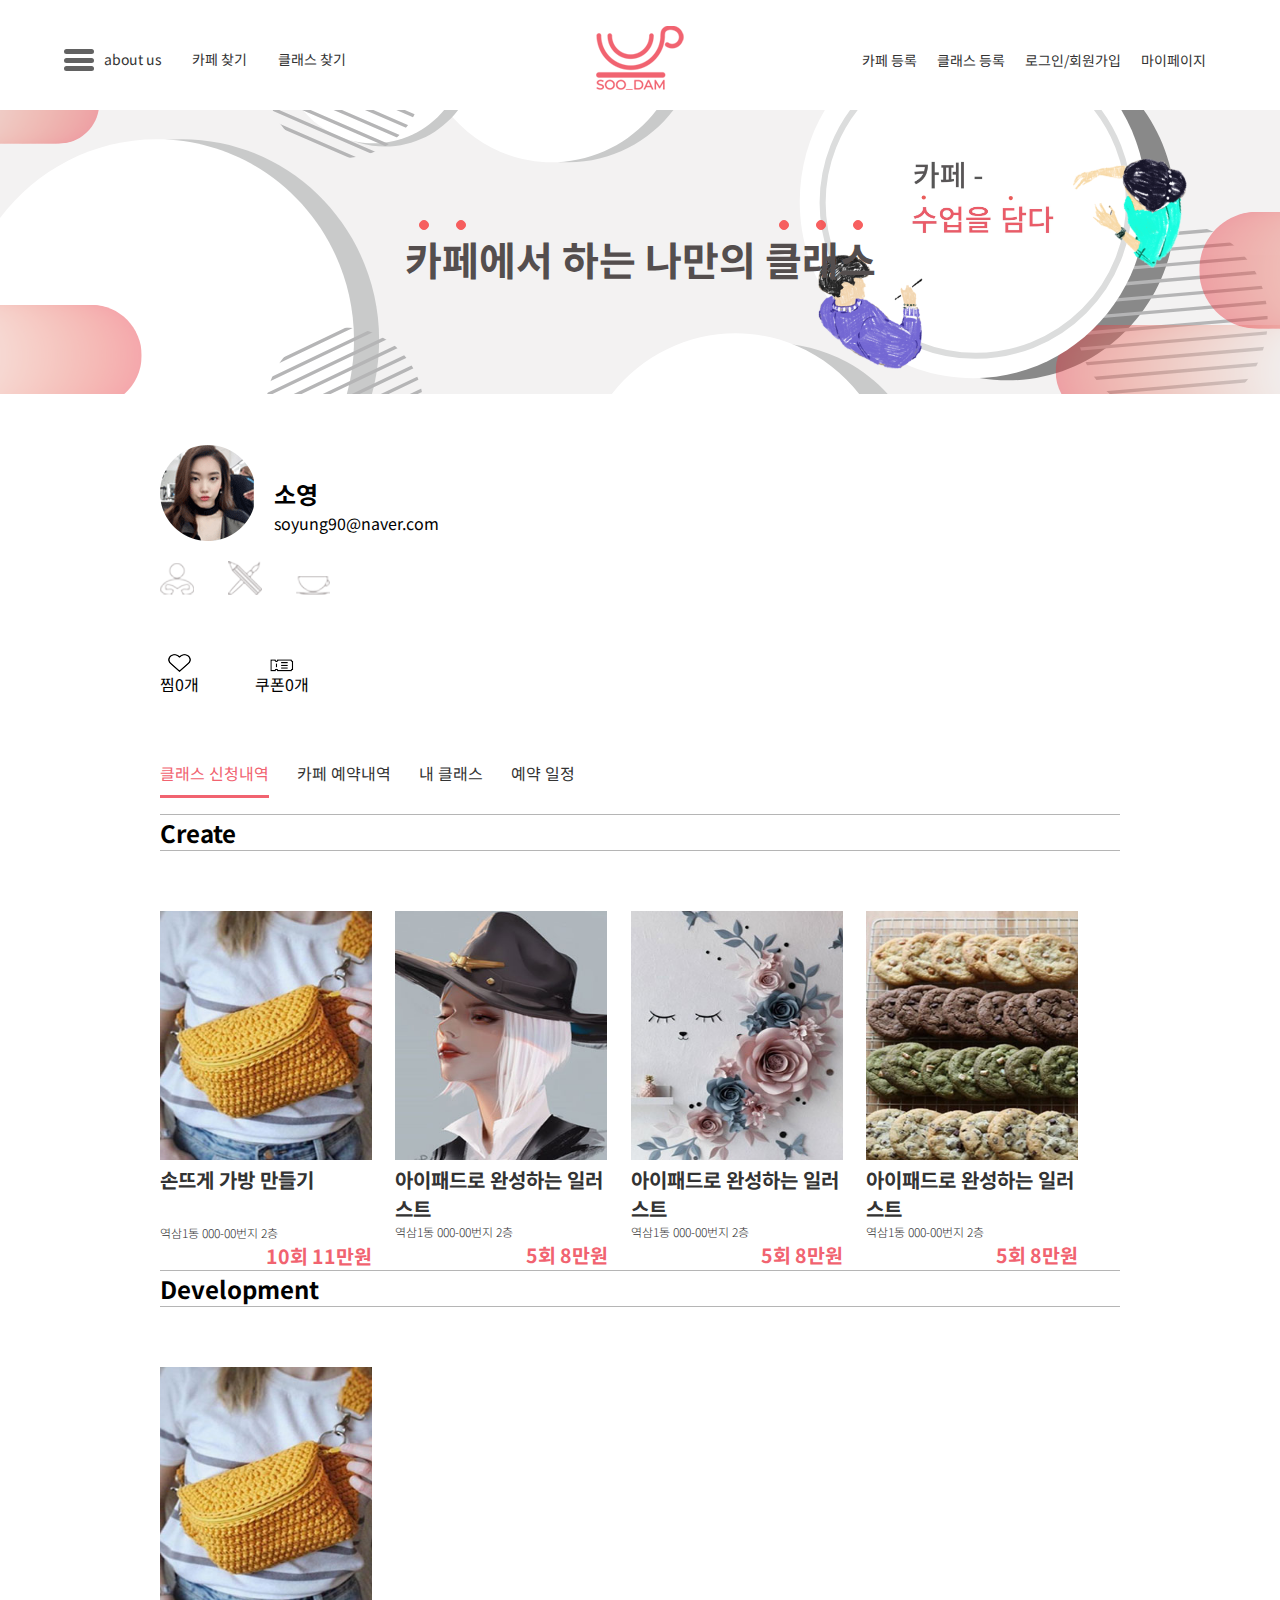
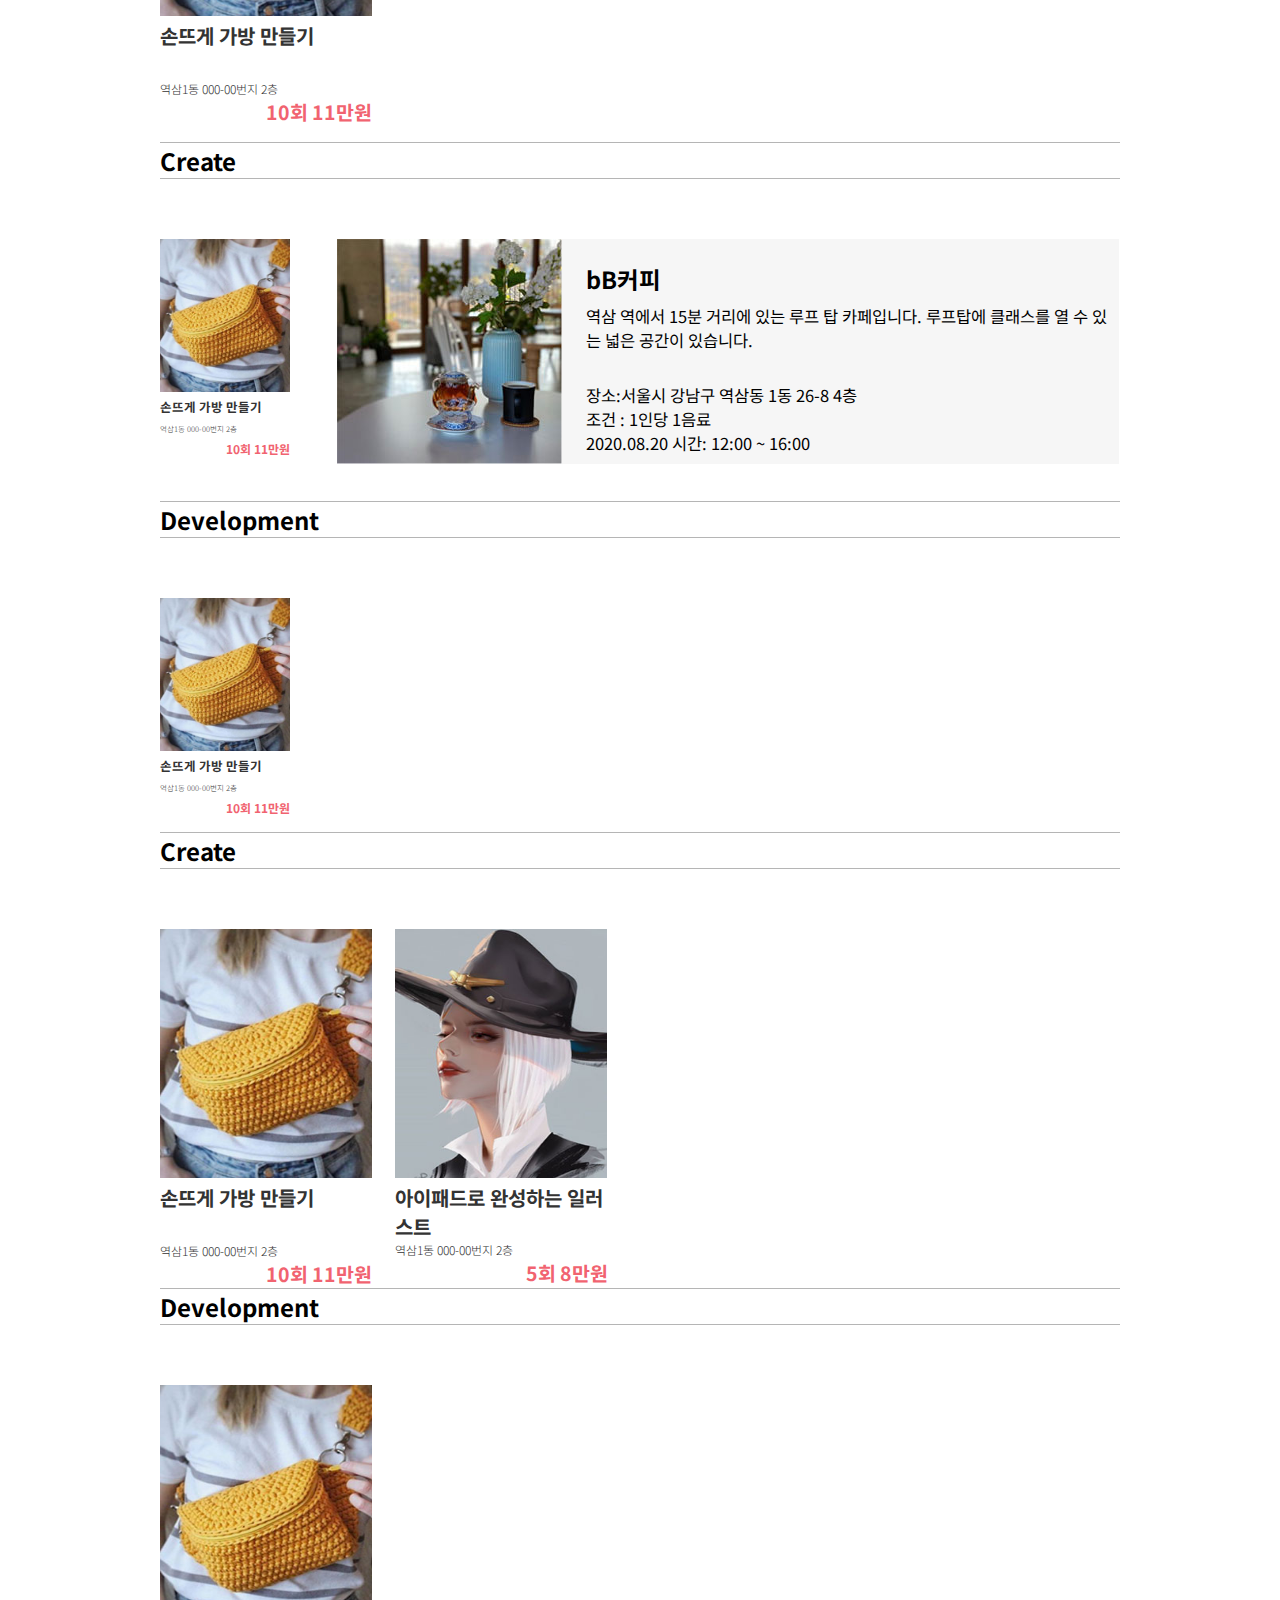
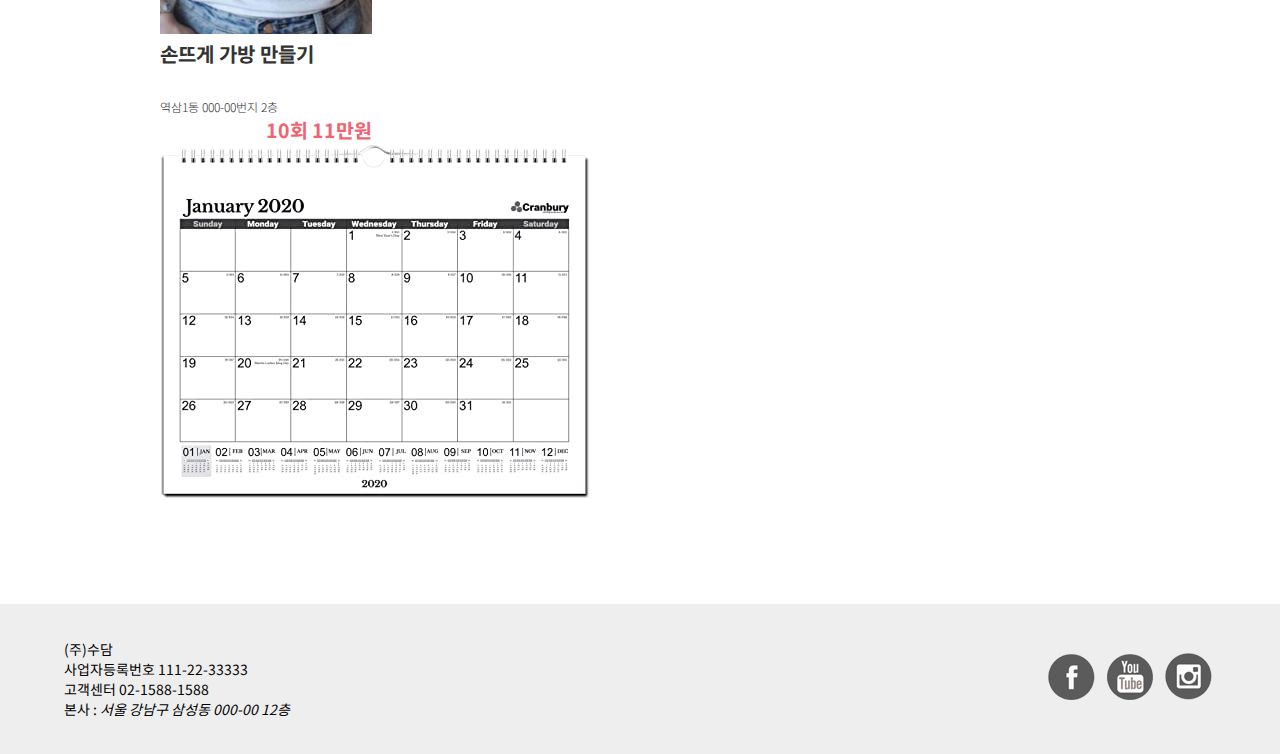
<file: mypage.html>
<!DOCTYPE html>
<html lang="en">

<head>
    <meta charset="UTF-8">
    <link href="css/mypage.css" rel="stylesheet" type="text/css">
    <title>Soodam</title>
    
    <link rel="icon" href="img/soodam.ico">
    <meta name="viewport" content="width=device-width, initial-scale=1">
    

</head>

 <body>

    <header>
        <div class="head1">
            <div class="hamburger type1">
                <div class="menu_icon">
                    <span class="border1 border"></span>
                    <span class="border2 border"></span>
                    <span class="border3 border"></span>
                </div>
                <ul>
                    <li>
                        <a href="aboutus.html">about us</a> </li>
                    <li>
                        <a href="classcafe.html">카페 찾기</a>
                    </li>
                    <li>
                        <a href="cafe-class.html">클래스 찾기</a>
                    </li>
                </ul>
            </div>
        </div>


        <div class="head2">
            <a href="index.html">
                <img src="img/logo.png" alt="">
            </a>
        </div>
        <nav class="navi head1">
            <ul>

                <li>
                    <a href="cafeD.html">카페 등록</a>
                </li>
                <li>
                    <a href="#">클래스 등록</a>
                </li>
                <li>
                    <a href="#">로그인/회원가입</a>
                </li>

                <li>
                    <a href="mypage.html">마이페이지</a>
                </li>
            </ul>
        </nav>
    </header>


     <main>
        <div class="visual">
            <img src="img/main_background.svg" alt="">
            <p>
                <span>카</span><span>페</span>에서 하는 나만의 <span>클</span><span>래</span><span>스</span>
            </p>
        </div>

        <div class="contents">

            <div class="con1">
                <div class="profile">
                    <a href="#"><img src="img/soyung.png"></a>
                    <div class="name">
                        <h2>소영</h2>
                        <p>soyung90@naver.com</p>
                    </div>
                </div>
                <div class="icon">
                    <img src="img/student.png">
                    <img src="img/pencil.png">
                    <img src="img/cup.png">
                </div>
                <div class="icon2">
                    <span><img src="img/heart.png">찜0개</span>
                    <span><img src="img/heartside.png">쿠폰0개</span>
                </div>
            </div>

            <div class="con2">
                <div class="alstjd">
                   <div class="btn">
                    <ul>
                        <li><a class="on" href="#">클래스 신청내역</a></li>
                        <li><a href="#">카페 예약내역</a></li>
                        <li><a href="#">내 클래스</a></li>
                        <li><a href="#">예약 일정</a></li>

                    </ul>
                    </div>
                    <div class="rlaalstjd">
                    <div class="alstjd1 none"> <!--addclass removeclass hide show toggleClass-->
                        <h2>Create</h2>
                            <div class= a1_a2>
                            <div class=a1>
                                <a href="#">
                                <img src="img/card-1.jpg">
                                <h2>손뜨게 가방 만들기</h2>
                                <h3>역삼1동 000-00번지 2층</h3>
                                <p>10회 11만원</p>
                                </a>
                            </div>
                            <div class=a2>
                                <a href="#">
                                <img src="img/card-2.jpg">
                                <h2>아이패드로 완성하는 일러스트</h2>
                                <h3>역삼1동 000-00번지 2층</h3>
                                <p>5회 8만원</p>
                                </a>
                            </div>
                            <div class=a2>
                                <a href="#">
                                <img src="img/card-3.jpg">
                                <h2>아이패드로 완성하는 일러스트</h2>
                                <h3>역삼1동 000-00번지 2층</h3>
                                <p>5회 8만원</p>
                                </a>
                            </div>
                            <div class=a2>
                                <a href="#">
                                <img src="img/card-4.jpg">
                                <h2>아이패드로 완성하는 일러스트</h2>
                                <h3>역삼1동 000-00번지 2층</h3>
                                <p>5회 8만원</p>
                                </a>
                            </div>
                            </div>
                        
                             <h2>Development</h2>
                            <div class=a1>
                                <a href="#">
                                <img src="img/card-1.jpg">
                                <h2>손뜨게 가방 만들기</h2>
                                <h3>역삼1동 000-00번지 2층</h3>
                                <p>10회 11만원</p>
                                </a>
                            </div>
                    </div>
                    <div class="alstjd2">
                        <h2>Create</h2>
                            <div class= a1_a2>
                            <div class="a1">
                                <a href="#">
                                <img src="img/card-1.jpg">
                                <h2>손뜨게 가방 만들기</h2>
                                <h3>역삼1동 000-00번지 2층</h3>
                                <p>10회 11만원</p>
                                </a>
                            </div>
                            <div class="a2">
                               <figure>
                                <img src="img/55.jpg">
                                <figcaption>
                                <h2>bB커피</h2>
                                <p>
                                    역삼 역에서 15분 거리에 있는 루프 탑 카페입니다. 루프탑에 클래스를 열 수 있는 넓은 공간이 있습니다.
                                </p>
                                <span>장소:서울시 강남구 역삼동 1동 26-8 4층
                                조건 :  1인당 1음료
                                2020.08.20  시간: 12:00 ~ 16:00
                                </span>
                                </figcaption>
                                </figure>
                            </div>
                            </div>
                        <div class="a1_2">
                             <h2>Development</h2>
                            <div class="a1">
                                <a href="#">
                                <img src="img/card-1.jpg">
                                <h2>손뜨게 가방 만들기</h2>
                                <h3>역삼1동 000-00번지 2층</h3>
                                <p>10회 11만원</p>
                                </a>
                            </div>
                            </div>
                            
                            
                    </div>
                    <div class="alstjd3 none">
                            <h2>Create</h2>
                            <div class= a1_a2>
                            <div class=a1>
                                <a href="#">
                                <img src="img/card-1.jpg">
                                <h2>손뜨게 가방 만들기</h2>
                                <h3>역삼1동 000-00번지 2층</h3>
                                <p>10회 11만원</p>
                                </a>
                            </div>
                            <div class=a2>
                                <a href="#">
                                <img src="img/card-2.jpg">
                                <h2>아이패드로 완성하는 일러스트</h2>
                                <h3>역삼1동 000-00번지 2층</h3>
                                <p>5회 8만원</p>
                                </a>
                            </div>
                            </div>
                        
                             <h2>Development</h2>
                            <div class=a1>
                                <a href="#">
                                <img src="img/card-1.jpg">
                                <h2>손뜨게 가방 만들기</h2>
                                <h3>역삼1동 000-00번지 2층</h3>
                                <p>10회 11만원</p>
                                </a>
                            </div>
                    </div>
                    <div class="alstjd4 none">
                    <img src="img/cal.jpg" alt="달력">
                    </div> 
                        </div>
                </div>
            </div>

        </div>


        

    </main>

    <footer>


        <div>
            <p> (주)수담
                사업자등록번호 111-22-33333
                고객센터 02-1588-1588
                본사 : <i>서울 강남구 삼성동 000-00 12층</i>
            </p>
            <div>
                <img src="img/facebook.png" alt="회색 배경에 흰 색의 페이스북 이미지">
                <img src="img/youtube.png" alt="회색 배경에 흰 색의 유튜브 이미지">
                <img src="img/instar.png" alt="회색 배경에 흰 색의 인스타 이미지">
            </div>
        </div>

    </footer>


</body>

</html>
</file>
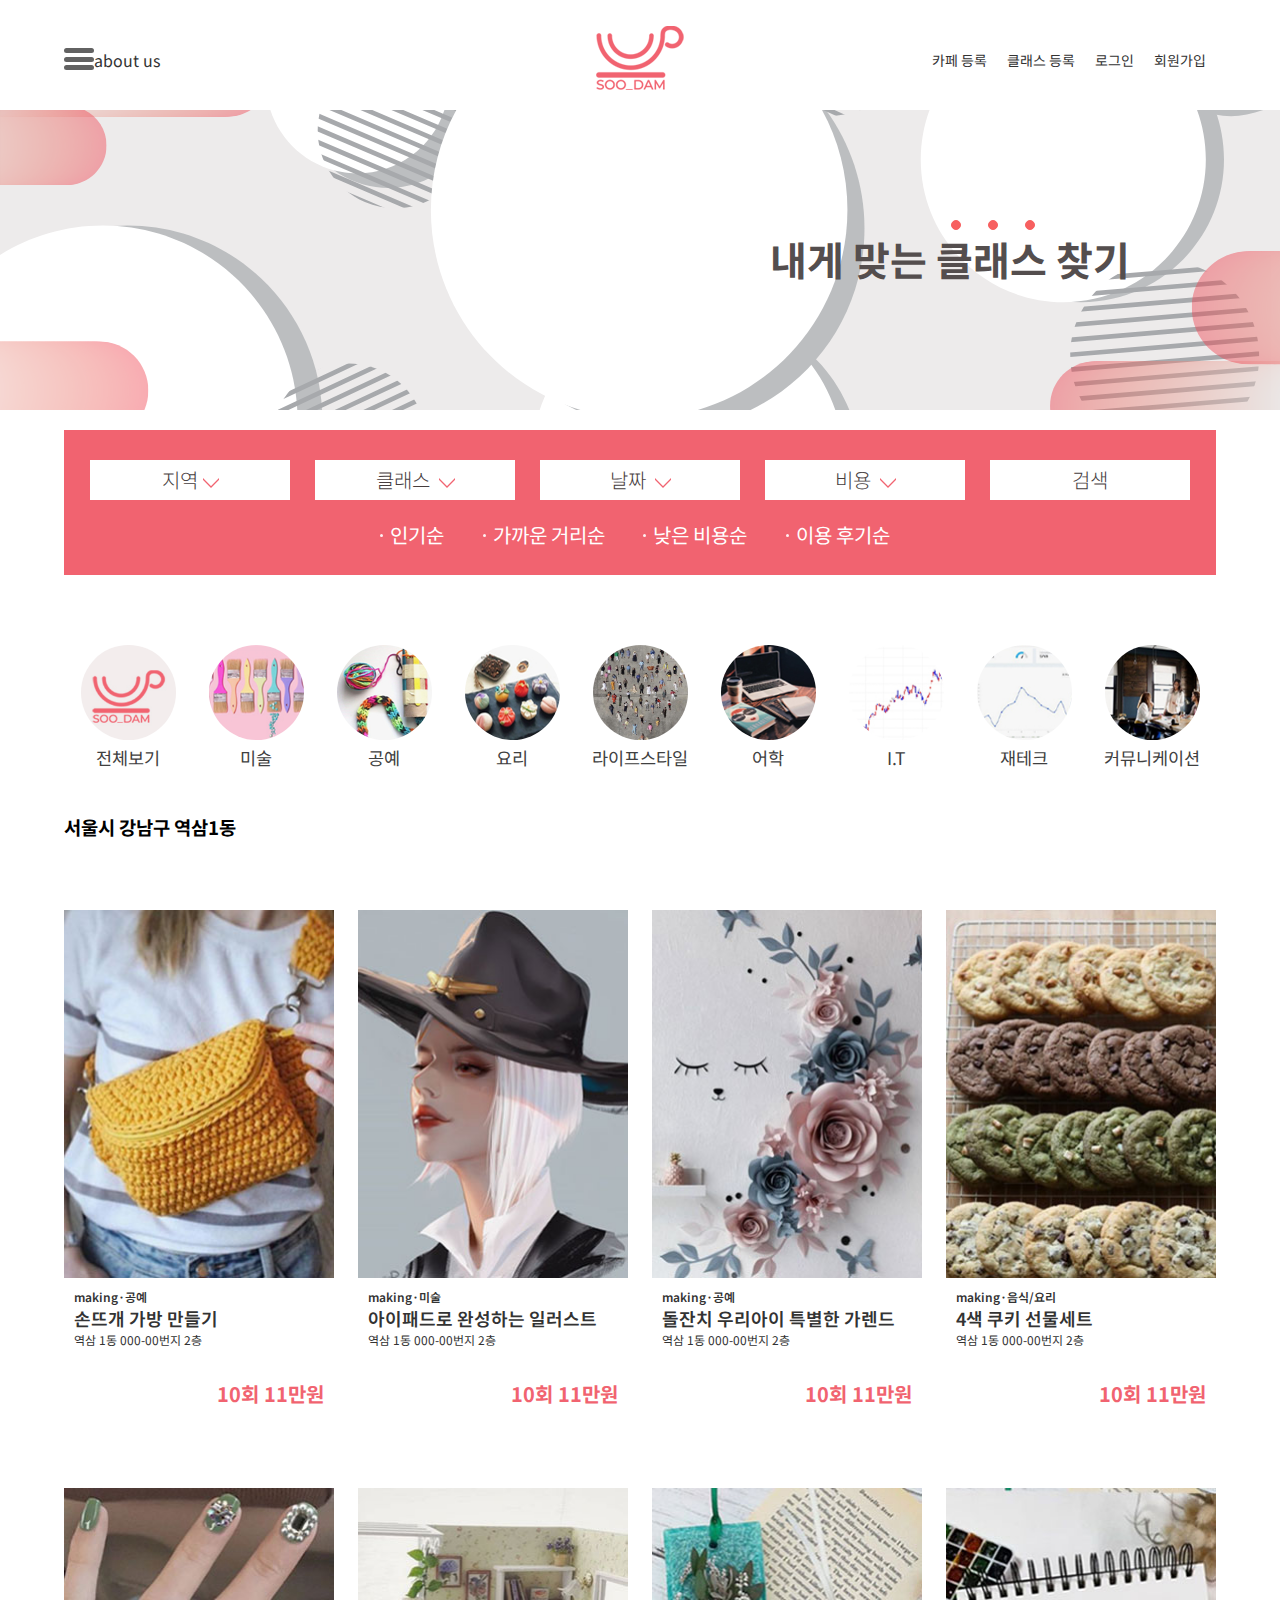
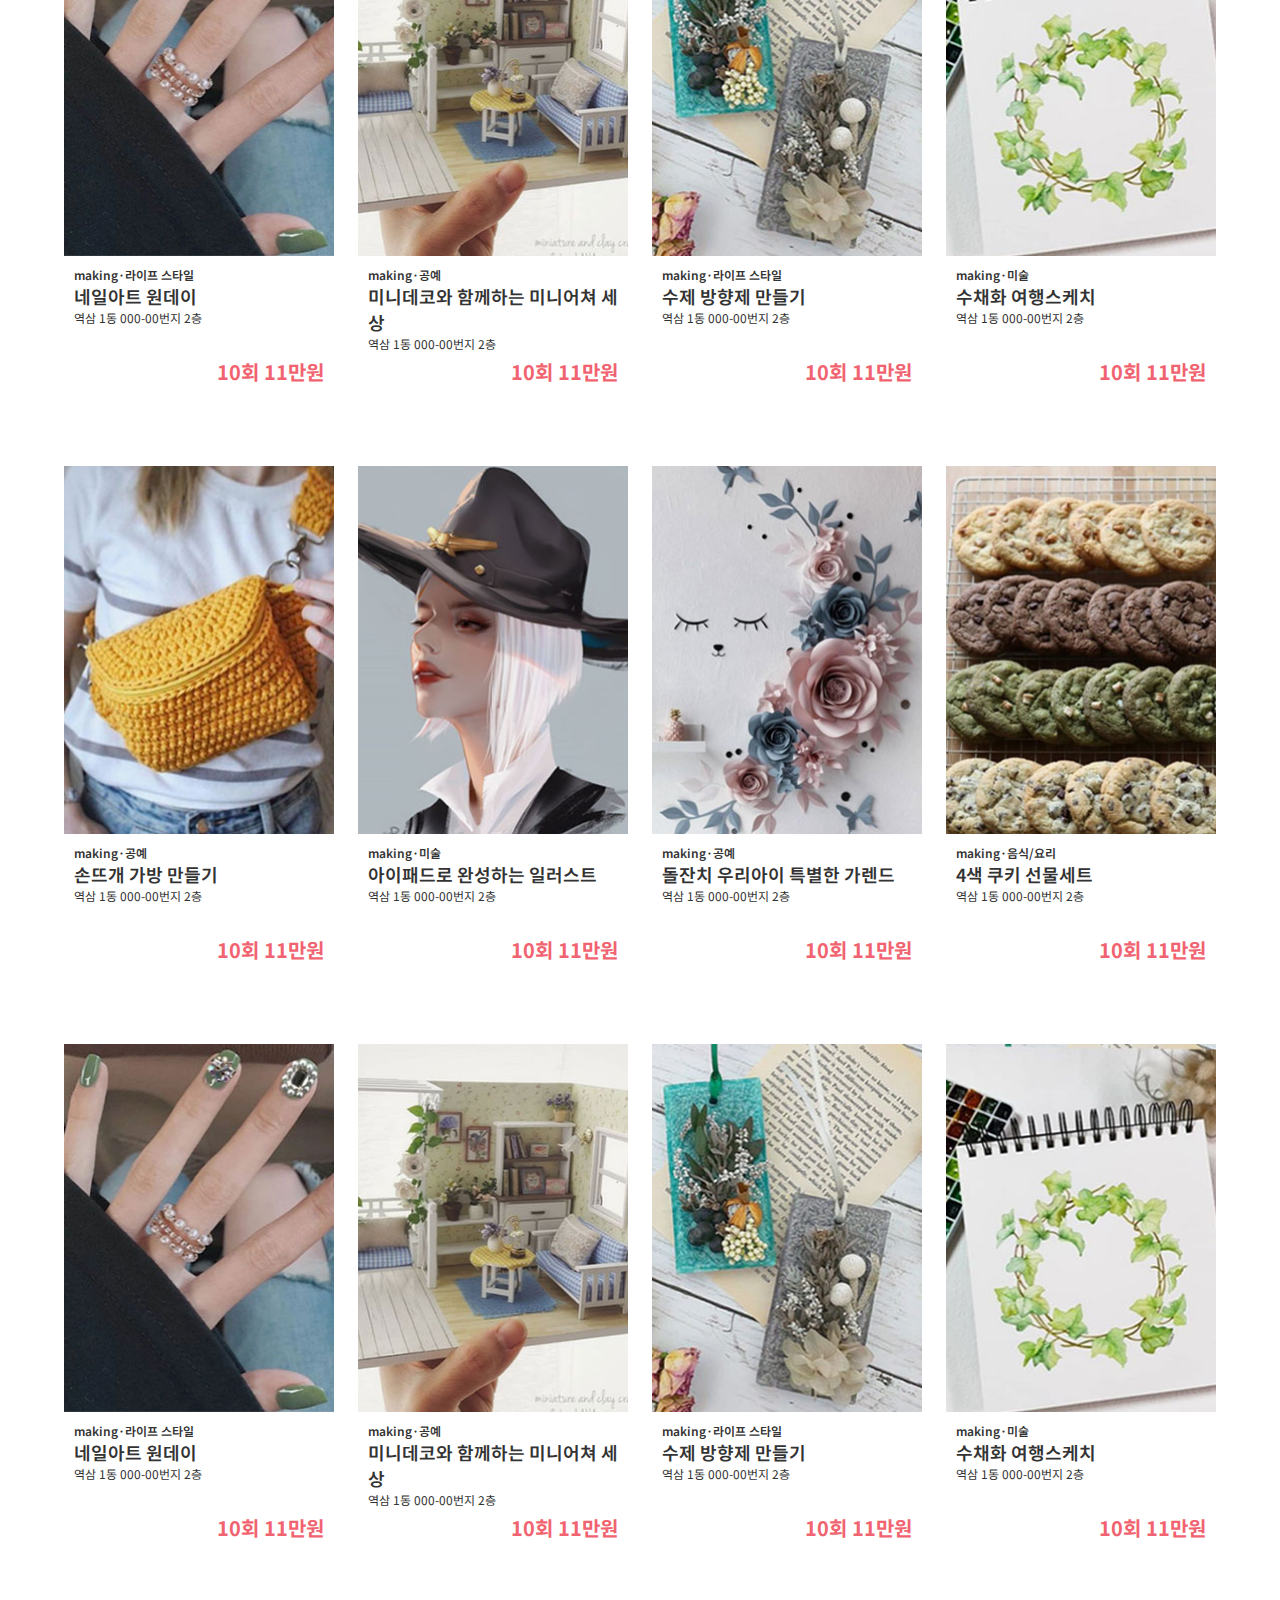
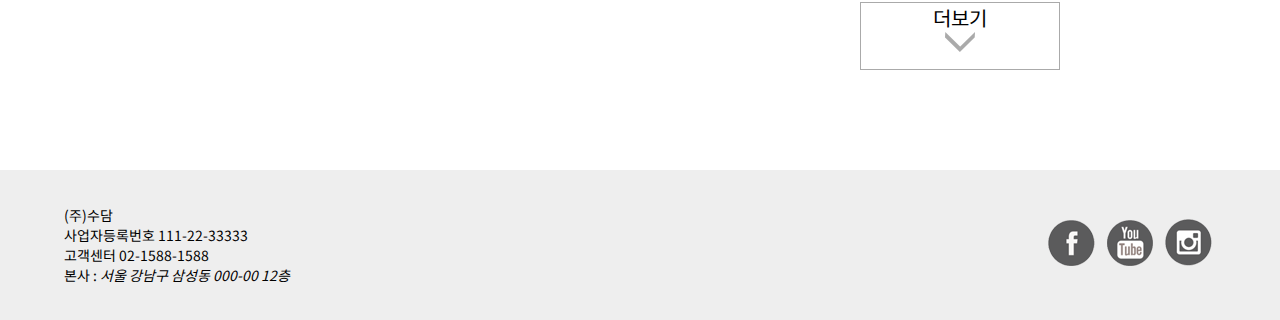
<file: student-cafe.html>
<!DOCTYPE html>
<html lang="en">

<head>
    <meta charset="UTF-8">
    <link href="css/student-class.css" rel="stylesheet" type="text/css">
    <title>Document</title>
    <meta name="viewport" content="width=device-width, initial-scale=1">

</head>

<body>


    <header>
        <div class="hamburger type1 head1">
            <div class="menu_icon">
                <span class="border1 border"></span>
                <span class="border2 border"></span>
                <span class="border3 border"></span>
            </div>
            <a>about us</a>
        </div>



        <div class="head2">

            <a href="index.html">
                <img src="img/logo.png" alt="">
            </a>
        </div>
        <nav class="navi head1">
            <ul>
                <li>
                    <a>카페 등록</a>
                </li>
                <li>
                    <a>클래스 등록</a>
                </li>
                <li>
                    <a>로그인</a>
                </li>
                <li>
                    <a>회원가입</a>
                </li>
            </ul>
        </nav>
    </header>

    <main>
        <div class="visual">
            <img src="img/sub_background.svg" alt="물방울 11개 큰것 2개 중간 것 4개 작은것 5개">
            <p>
                내게 맞는 <span>클</span><span>래</span><span>스</span> 찾기
            </p>
        </div>

        <div class=search>

            <div class=pink>


                <div class=white>
                    <ul>
                        <li> <a href="#">
                                <p>
                                    <span>지역</span><img src="img/pinkarrow.png" alt="">
                                </p>
                            </a>
                        </li>


                        <li> <a href="#">
                                <p><span>클래스</span>
                                    <img src="img/pinkarrow.png" alt=""></p>
                            </a></li>
                        <li> <a href="#">
                                <p><span>날짜</span>
                                    <img src="img/pinkarrow.png" alt=""></p>
                            </a>
                        </li>
                        <li> <a href="#">
                                <p><span>비용</span>
                                    <img src="img/pinkarrow.png" alt=""></p>
                            </a>
                        </li>
                        <li> <a href="#">
                                <p><span>검색</span>
                                </p>
                            </a>
                        </li>
                    </ul>


                </div>


                <div class=order>
                    <ul>
                        <li> <a href="#">
                                <p>인기순</p><span></span>
                            </a></li>
                        <li> <a href="#">
                                <p>가까운 거리순</p><span></span>
                            </a></li>
                        <li> <a href="#">
                                <p>낮은 비용순</p><span></span>
                            </a></li>
                        <li> <a href="#">
                                <p>이용 후기순</p><span></span>
                            </a></li>

                    </ul>
                </div>
            </div>



            <div class=circle>


                <ul>
                    <li><a href="#"><img src="img/circle01.jpg">
                        <p>전체보기</p></a>
                    </li>
                    <li><a href="#"><img src="img/circle02.jpg">
                        <p>미술</p></a>
                    </li>
                    <li><a href="#"><img src="img/circle03.jpg">
                        <p>공예</p></a>
                    </li>
                    <li><a href="#"><img src="img/circle04.jpg">
                        <p>요리</p></a>
                    </li>
                    <li><a href="#"><img src="img/circle05.jpg">
                        <p>라이프스타일</p></a>
                    </li>
                    <li><a href="#"><img src="img/circle06.jpg">
                        <p>어학</p></a>
                    </li>
                    <li><a href="#"><img src="img/777.jpg">
                        <p>I.T</p></a>
                    </li>
                    <li><a href="#"><img src="img/circle08.jpg">
                        <p>재테크</p></a>
                    </li>
                    <li><a href="#"><img src="img/circle09.jpg">
                        <p>커뮤니케이션</p></a>
                    </li>

                </ul>
            </div>



            <div class=allcards>
                <div class="location mt20">
                    <h3>서울시 강남구 역삼1동</h3>
                </div>


                <section class="upper-part">
                    <article class="popclass mb50">
                        <div class="row mt20">
                            <div class="card">
                                <a href="user-class-detail.html">
                                    <figure>
                                        <img src="img/card-1.jpg" alt=""></figure>
                                    <div class="mar10 texara">

                                        <div class="card-categ fsize12"><span>making</span>&#183;<span>공예</span></div>
                                        <div class="card-title fsize18">손뜨개 가방 만들기</div>
                                        <div class="card-location fsize12">역삼 1동 000-00번지 2층</div>
                                        <div class="card-price fsize20">10회 11만원</div>
                                    </div>
                                </a>
                            </div>
                            <div class="card"> <a href="user-class-detail.html">
                                    <figure>
                                        <img src="img/card-2.jpg" alt=""></figure>
                                    <div class="mar10 texara">

                                        <div class="card-categ fsize12"><span>making</span>&#183;<span>미술</span></div>
                                        <div class="card-title fsize18">아이패드로 완성하는 일러스트 </div>
                                        <div class="card-location fsize12">역삼 1동 000-00번지 2층</div>
                                        <div class="card-price fsize20">10회 11만원</div>
                                    </div>
                                </a>
                            </div>
                            <div class="card"> <a href="user-class-detail.html">
                                    <figure>
                                        <img src="img/card-3.jpg" alt=""></figure>
                                    <div class="mar10 texara">

                                        <div class="card-categ fsize12"><span>making</span>&#183;<span>공예</span></div>
                                        <div class="card-title fsize18">돌잔치 우리아이 특별한 가렌드</div>
                                        <div class="card-location fsize12">역삼 1동 000-00번지 2층</div>
                                        <div class="card-price fsize20">10회 11만원</div>
                                    </div>
                                </a>
                            </div>
                            <div class="card"> <a href="user-class-detail.html">
                                    <figure>
                                        <img src="img/card-4.jpg" alt=""></figure>
                                    <div class="mar10 texara">

                                        <div class="card-categ fsize12"><span>making</span>&#183;<span>음식/요리</span></div>
                                        <div class="card-title fsize18">4색 쿠키 선물세트</div>
                                        <div class="card-location fsize12">역삼 1동 000-00번지 2층</div>
                                        <div class="card-price fsize20">10회 11만원</div>
                                    </div>
                                </a>
                            </div>
                        </div>
                    </article>
                    <article class="newclass mb50 mt70">

                        <div class="row mt20">
                            <div class="card">
                                <a href="user-class-detail.html">
                                    <figure>
                                        <img src="img/new-card1.jpg" alt=""></figure>
                                    <div class="mar10 texara">

                                        <div class="card-categ fsize12"><span>making</span>&#183;<span>라이프 스타일</span></div>
                                        <div class="card-title fsize18">네일아트 원데이</div>
                                        <div class="card-location fsize12">역삼 1동 000-00번지 2층</div>
                                        <div class="card-price fsize20">10회 11만원</div>
                                    </div>
                                </a>
                            </div>
                            <div class="card"> <a href="user-class-detail.html">
                                    <figure>
                                        <img src="img/new-card2.jpg" alt=""></figure>
                                    <div class="mar10 texara">

                                        <div class="card-categ fsize12"><span>making</span>&#183;<span>공예</span></div>
                                        <div class="card-title fsize18">미니데코와 함께하는 미니어쳐 세상 </div>
                                        <div class="card-location fsize12">역삼 1동 000-00번지 2층</div>
                                        <div class="card-price fsize20">10회 11만원</div>
                                    </div>
                                </a>
                            </div>
                            <div class="card"> <a href="user-class-detail.html">
                                    <figure>
                                        <img src="img/new-card3.jpg" alt=""></figure>
                                    <div class="mar10 texara">

                                        <div class="card-categ fsize12"><span>making</span>&#183;<span>라이프 스타일</span></div>
                                        <div class="card-title fsize18">수제 방향제 만들기</div>
                                        <div class="card-location fsize12">역삼 1동 000-00번지 2층</div>
                                        <div class="card-price fsize20">10회 11만원</div>
                                    </div>
                                </a>
                            </div>
                            <div class="card"> <a href="user-class-detail.html">
                                    <figure>
                                        <img src="img/new-card4.jpg" alt=""></figure>
                                    <div class="mar10 texara">

                                        <div class="card-categ fsize12"><span>making</span>&#183;<span>미술</span></div>
                                        <div class="card-title fsize18">수채화 여행스케치</div>
                                        <div class="card-location fsize12">역삼 1동 000-00번지 2층</div>
                                        <div class="card-price fsize20">10회 11만원</div>
                                    </div>
                                </a>
                            </div>
                        </div>


                        <section class="upper-part">
                            <article class="popclass mb50">
                                <div class="row mt20">
                                    <div class="card">
                                        <a href="user-class-detail.html">
                                            <figure>
                                                <img src="img/card-1.jpg" alt=""></figure>
                                            <div class="mar10 texara">

                                                <div class="card-categ fsize12"><span>making</span>&#183;<span>공예</span></div>
                                                <div class="card-title fsize18">손뜨개 가방 만들기</div>
                                                <div class="card-location fsize12">역삼 1동 000-00번지 2층</div>
                                                <div class="card-price fsize20">10회 11만원</div>
                                            </div>
                                        </a>
                                    </div>
                                    <div class="card"> <a href="user-class-detail.html">
                                            <figure>
                                                <img src="img/card-2.jpg" alt=""></figure>
                                            <div class="mar10 texara">

                                                <div class="card-categ fsize12"><span>making</span>&#183;<span>미술</span></div>
                                                <div class="card-title fsize18">아이패드로 완성하는 일러스트 </div>
                                                <div class="card-location fsize12">역삼 1동 000-00번지 2층</div>
                                                <div class="card-price fsize20">10회 11만원</div>
                                            </div>
                                        </a>
                                    </div>
                                    <div class="card"> <a href="user-class-detail.html">
                                            <figure>
                                                <img src="img/card-3.jpg" alt=""></figure>
                                            <div class="mar10 texara">

                                                <div class="card-categ fsize12"><span>making</span>&#183;<span>공예</span></div>
                                                <div class="card-title fsize18">돌잔치 우리아이 특별한 가렌드</div>
                                                <div class="card-location fsize12">역삼 1동 000-00번지 2층</div>
                                                <div class="card-price fsize20">10회 11만원</div>
                                            </div>
                                        </a>
                                    </div>
                                    <div class="card"> <a href="user-class-detail.html">
                                            <figure>
                                                <img src="img/card-4.jpg" alt=""></figure>
                                            <div class="mar10 texara">

                                                <div class="card-categ fsize12"><span>making</span>&#183;<span>음식/요리</span></div>
                                                <div class="card-title fsize18">4색 쿠키 선물세트</div>
                                                <div class="card-location fsize12">역삼 1동 000-00번지 2층</div>
                                                <div class="card-price fsize20">10회 11만원</div>
                                            </div>
                                        </a>
                                    </div>
                                </div>
                            </article>
                            <article class="newclass mb50 mt70">

                                <div class="row mt20">
                                    <div class="card">
                                        <a href="user-class-detail.html">
                                            <figure>
                                                <img src="img/new-card1.jpg" alt=""></figure>
                                            <div class="mar10 texara">

                                                <div class="card-categ fsize12"><span>making</span>&#183;<span>라이프 스타일</span></div>
                                                <div class="card-title fsize18">네일아트 원데이</div>
                                                <div class="card-location fsize12">역삼 1동 000-00번지 2층</div>
                                                <div class="card-price fsize20">10회 11만원</div>
                                            </div>
                                        </a>
                                    </div>
                                    <div class="card"> <a href="user-class-detail.html">
                                            <figure>
                                                <img src="img/new-card2.jpg" alt=""></figure>
                                            <div class="mar10 texara">

                                                <div class="card-categ fsize12"><span>making</span>&#183;<span>공예</span></div>
                                                <div class="card-title fsize18">미니데코와 함께하는 미니어쳐 세상 </div>
                                                <div class="card-location fsize12">역삼 1동 000-00번지 2층</div>
                                                <div class="card-price fsize20">10회 11만원</div>
                                            </div>
                                        </a>
                                    </div>
                                    <div class="card"> <a href="user-class-detail.html">
                                            <figure>
                                                <img src="img/new-card3.jpg" alt=""></figure>
                                            <div class="mar10 texara">

                                                <div class="card-categ fsize12"><span>making</span>&#183;<span>라이프 스타일</span></div>
                                                <div class="card-title fsize18">수제 방향제 만들기</div>
                                                <div class="card-location fsize12">역삼 1동 000-00번지 2층</div>
                                                <div class="card-price fsize20">10회 11만원</div>
                                            </div>
                                        </a>
                                    </div>
                                    <div class="card"> <a href="user-class-detail.html">
                                            <figure>
                                                <img src="img/new-card4.jpg" alt=""></figure>
                                            <div class="mar10 texara">

                                                <div class="card-categ fsize12"><span>making</span>&#183;<span>미술</span></div>
                                                <div class="card-title fsize18">수채화 여행스케치</div>
                                                <div class="card-location fsize12">역삼 1동 000-00번지 2층</div>
                                                <div class="card-price fsize20">10회 11만원</div>
                                            </div>
                                        </a>
                                    </div>
                                </div>
                            </article>
                        </section>


                    </article>
                </section>
            </div>


        </div>
    <div class=more>
        <p>더보기</p>
        <img src="img/arrow_bottom_gray.png">

    </div>
    </main>

    <footer>


        <div>
            <p> (주)수담
                사업자등록번호 111-22-33333
                고객센터 02-1588-1588
                본사 : <i>서울 강남구 삼성동 000-00 12층</i>
            </p>
            <div>
                <img src="img/facebook.png" alt="회색 배경에 흰 색의 페이스북 이미지">
                <img src="img/youtube.png" alt="회색 배경에 흰 색의 유튜브 이미지">
                <img src="img/instar.png" alt="회색 배경에 흰 색의 인스타 이미지">
            </div>
        </div>

    </footer>


</body></html>
</file>
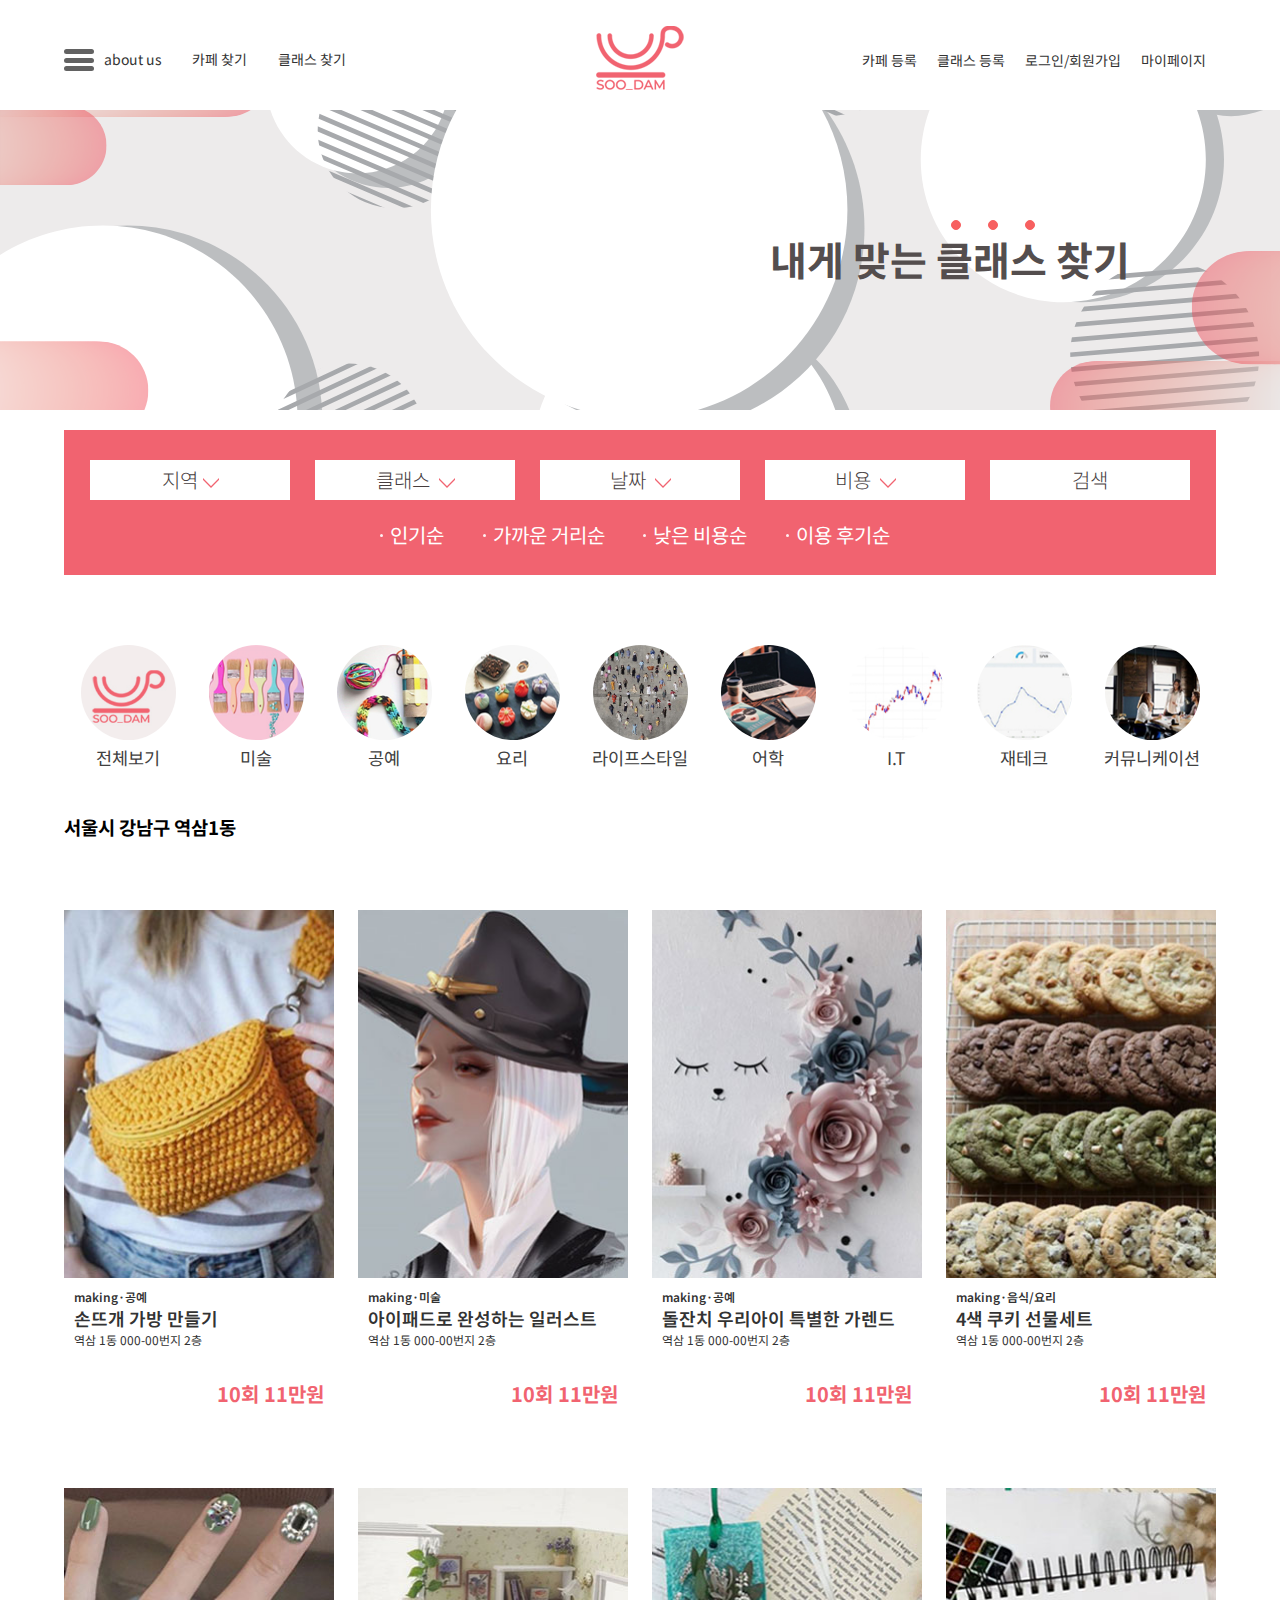
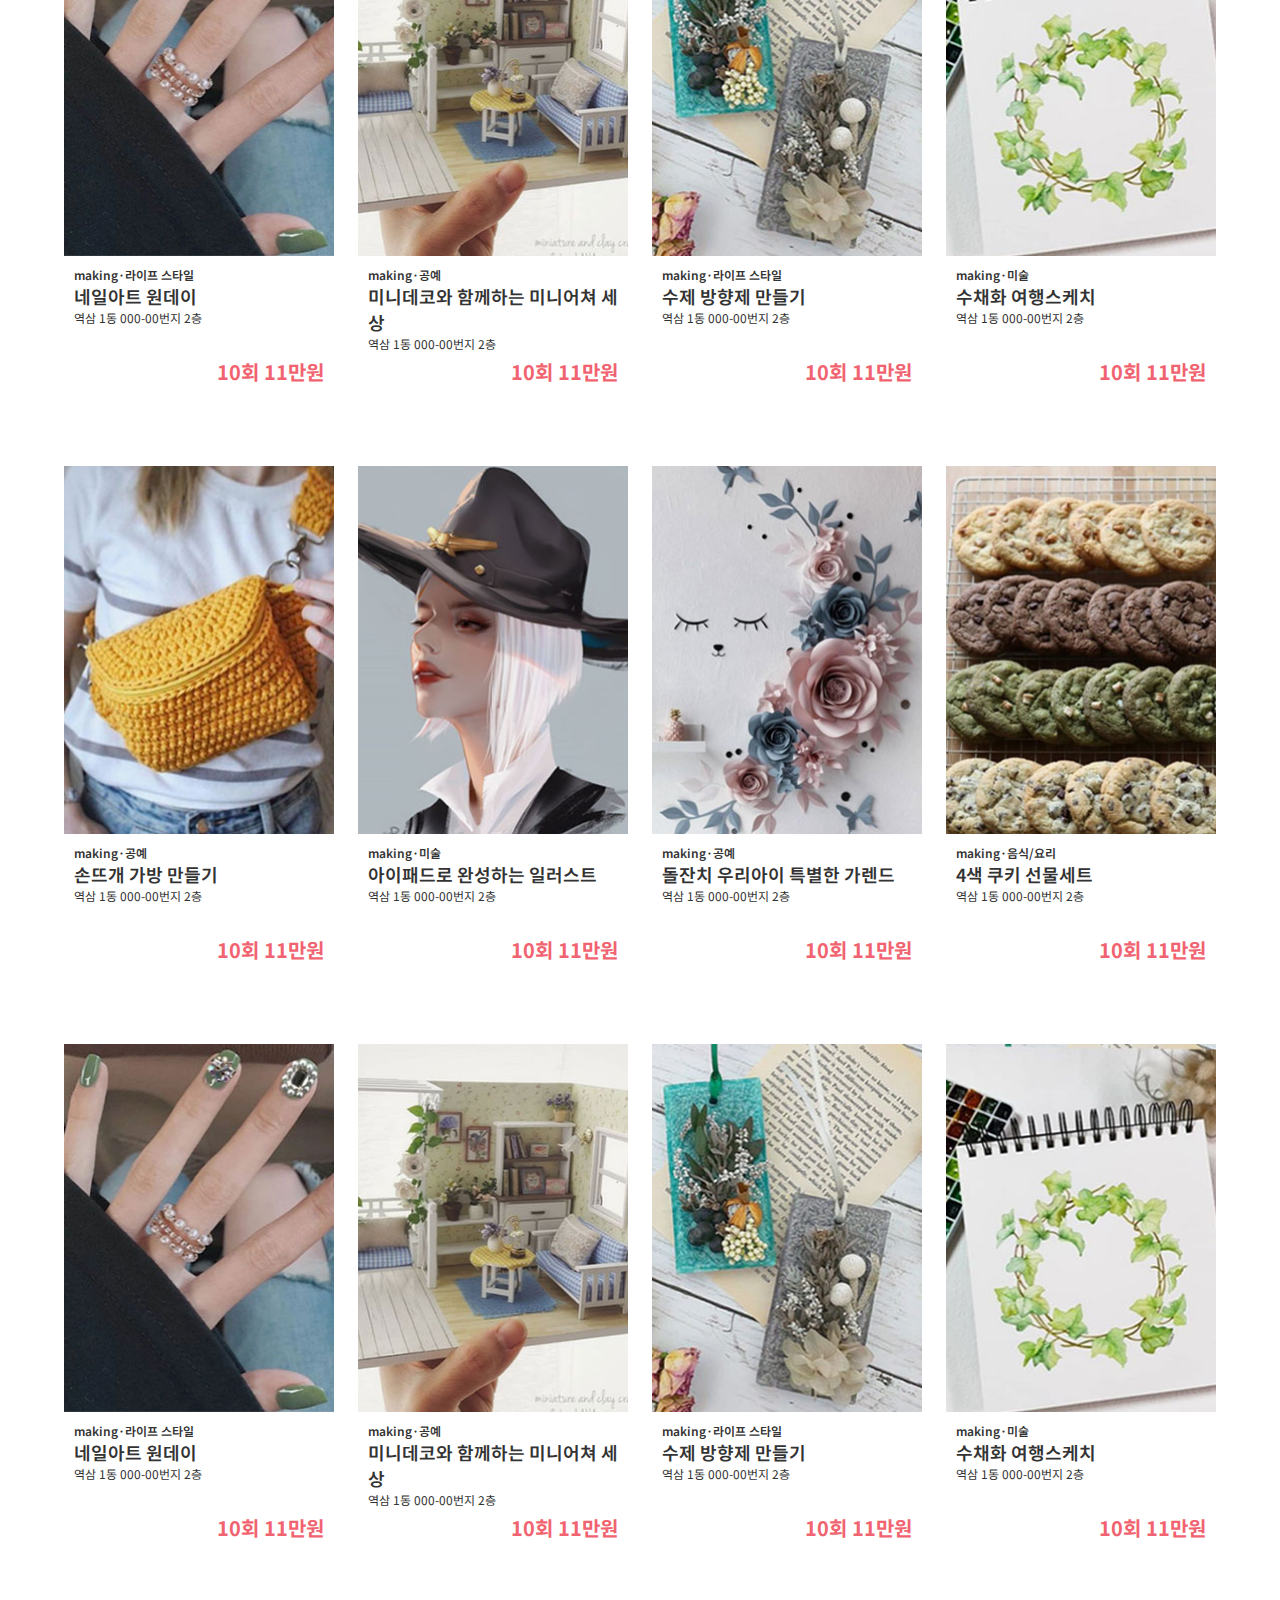
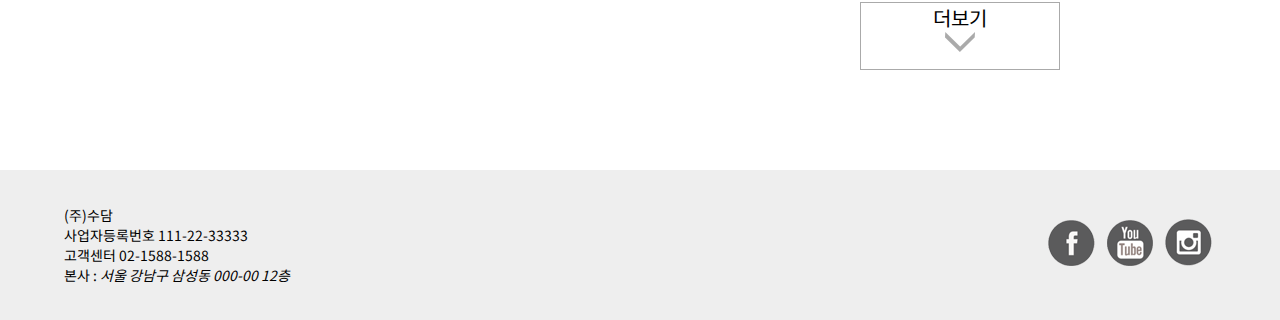
<file: student-class.html>
<!DOCTYPE html>
<html lang="en">

<head>
    <meta charset="UTF-8">
    <link href="css/student-class.css" rel="stylesheet" type="text/css">
    <title>Soodam</title>
    
    <link rel="icon" href="img/soodam.ico">
    <meta name="viewport" content="width=device-width, initial-scale=1">

</head>

<body>

    <header>
        <div class="head1">
            <div class="hamburger type1">
                <div class="menu_icon">
                    <span class="border1 border"></span>
                    <span class="border2 border"></span>
                    <span class="border3 border"></span>
                </div>
                <ul>
                    <li>
                        <a href="aboutus.html">about us</a> </li>
                    <li>
                        <a href="classcafe.html">카페 찾기</a>
                    </li>
                    <li>
                        <a href="cafe-class.html">클래스 찾기</a>
                    </li>
                </ul>
            </div>
        </div>


        <div class="head2">
            <a href="index.html">
                <img src="img/logo.png" alt="">
            </a>
        </div>
        <nav class="navi head1">
            <ul>

                <li>
                    <a href="cafeD.html">카페 등록</a>
                </li>
                <li>
                    <a href="#">클래스 등록</a>
                </li>
                <li>
                    <a href="#">로그인/회원가입</a>
                </li>

                <li>
                    <a href="mypage.html">마이페이지</a>
                </li>
            </ul>
        </nav>
    </header>


    <main>
        <div class="visual">
            <img src="img/sub_background.svg" alt="물방울 11개 큰것 2개 중간 것 4개 작은것 5개">
            <p>
                내게 맞는 <span>클</span><span>래</span><span>스</span> 찾기
            </p>
        </div>

        <div class=search>

            <div class=pink>


                <div class=white>
                    <ul>
                        <li> <a href="#">
                                <p>
                                    <span>지역</span><img src="img/pinkarrow.png" alt="">
                                </p>
                            </a>
                        </li>


                        <li> <a href="#">
                                <p><span>클래스</span>
                                    <img src="img/pinkarrow.png" alt=""></p>
                            </a></li>
                        <li> <a href="#">
                                <p><span>날짜</span>
                                    <img src="img/pinkarrow.png" alt=""></p>
                            </a>
                        </li>
                        <li> <a href="#">
                                <p><span>비용</span>
                                    <img src="img/pinkarrow.png" alt=""></p>
                            </a>
                        </li>
                        <li> <a href="#">
                                <p><span>검색</span>
                                </p>
                            </a>
                        </li>
                    </ul>


                </div>


                <div class=order>
                    <ul>
                        <li> <a href="#">
                                <p>인기순</p><span></span>
                            </a></li>
                        <li> <a href="#">
                                <p>가까운 거리순</p><span></span>
                            </a></li>
                        <li> <a href="#">
                                <p>낮은 비용순</p><span></span>
                            </a></li>
                        <li> <a href="#">
                                <p>이용 후기순</p><span></span>
                            </a></li>

                    </ul>
                </div>
            </div>



            <div class=circle>


                <ul>
                    <li><a href="#"><img src="img/circle01.jpg">
                        <p>전체보기</p></a>
                    </li>
                    <li><a href="#"><img src="img/circle02.jpg">
                        <p>미술</p></a>
                    </li>
                    <li><a href="#"><img src="img/circle03.jpg">
                        <p>공예</p></a>
                    </li>
                    <li><a href="#"><img src="img/circle04.jpg">
                        <p>요리</p></a>
                    </li>
                    <li><a href="#"><img src="img/circle05.jpg">
                        <p>라이프스타일</p></a>
                    </li>
                    <li><a href="#"><img src="img/circle06.jpg">
                        <p>어학</p></a>
                    </li>
                    <li><a href="#"><img src="img/777.jpg">
                        <p>I.T</p></a>
                    </li>
                    <li><a href="#"><img src="img/circle08.jpg">
                        <p>재테크</p></a>
                    </li>
                    <li><a href="#"><img src="img/circle09.jpg">
                        <p>커뮤니케이션</p></a>
                    </li>

                </ul>
            </div>



            <div class=allcards>
                <div class="location mt20">
                    <h3>서울시 강남구 역삼1동</h3>
                </div>


                <section class="upper-part">
                    <article class="popclass mb50">
                        <div class="row mt20">
                            <div class="card">
                                <a href="user-class-detail.html">
                                    <figure>
                                        <img src="img/card-1.jpg" alt=""></figure>
                                    <div class="mar10 texara">

                                        <div class="card-categ fsize12"><span>making</span>&#183;<span>공예</span></div>
                                        <div class="card-title fsize18">손뜨개 가방 만들기</div>
                                        <div class="card-location fsize12">역삼 1동 000-00번지 2층</div>
                                        <div class="card-price fsize20">10회 11만원</div>
                                    </div>
                                </a>
                            </div>
                            <div class="card"> <a href="user-class-detail.html">
                                    <figure>
                                        <img src="img/card-2.jpg" alt=""></figure>
                                    <div class="mar10 texara">

                                        <div class="card-categ fsize12"><span>making</span>&#183;<span>미술</span></div>
                                        <div class="card-title fsize18">아이패드로 완성하는 일러스트 </div>
                                        <div class="card-location fsize12">역삼 1동 000-00번지 2층</div>
                                        <div class="card-price fsize20">10회 11만원</div>
                                    </div>
                                </a>
                            </div>
                            <div class="card"> <a href="user-class-detail.html">
                                    <figure>
                                        <img src="img/card-3.jpg" alt=""></figure>
                                    <div class="mar10 texara">

                                        <div class="card-categ fsize12"><span>making</span>&#183;<span>공예</span></div>
                                        <div class="card-title fsize18">돌잔치 우리아이 특별한 가렌드</div>
                                        <div class="card-location fsize12">역삼 1동 000-00번지 2층</div>
                                        <div class="card-price fsize20">10회 11만원</div>
                                    </div>
                                </a>
                            </div>
                            <div class="card"> <a href="user-class-detail.html">
                                    <figure>
                                        <img src="img/card-4.jpg" alt=""></figure>
                                    <div class="mar10 texara">

                                        <div class="card-categ fsize12"><span>making</span>&#183;<span>음식/요리</span></div>
                                        <div class="card-title fsize18">4색 쿠키 선물세트</div>
                                        <div class="card-location fsize12">역삼 1동 000-00번지 2층</div>
                                        <div class="card-price fsize20">10회 11만원</div>
                                    </div>
                                </a>
                            </div>
                        </div>
                    </article>
                    <article class="newclass mb50 mt70">

                        <div class="row mt20">
                            <div class="card">
                                <a href="user-class-detail.html">
                                    <figure>
                                        <img src="img/new-card1.jpg" alt=""></figure>
                                    <div class="mar10 texara">

                                        <div class="card-categ fsize12"><span>making</span>&#183;<span>라이프 스타일</span></div>
                                        <div class="card-title fsize18">네일아트 원데이</div>
                                        <div class="card-location fsize12">역삼 1동 000-00번지 2층</div>
                                        <div class="card-price fsize20">10회 11만원</div>
                                    </div>
                                </a>
                            </div>
                            <div class="card"> <a href="user-class-detail.html">
                                    <figure>
                                        <img src="img/new-card2.jpg" alt=""></figure>
                                    <div class="mar10 texara">

                                        <div class="card-categ fsize12"><span>making</span>&#183;<span>공예</span></div>
                                        <div class="card-title fsize18">미니데코와 함께하는 미니어쳐 세상 </div>
                                        <div class="card-location fsize12">역삼 1동 000-00번지 2층</div>
                                        <div class="card-price fsize20">10회 11만원</div>
                                    </div>
                                </a>
                            </div>
                            <div class="card"> <a href="user-class-detail.html">
                                    <figure>
                                        <img src="img/new-card3.jpg" alt=""></figure>
                                    <div class="mar10 texara">

                                        <div class="card-categ fsize12"><span>making</span>&#183;<span>라이프 스타일</span></div>
                                        <div class="card-title fsize18">수제 방향제 만들기</div>
                                        <div class="card-location fsize12">역삼 1동 000-00번지 2층</div>
                                        <div class="card-price fsize20">10회 11만원</div>
                                    </div>
                                </a>
                            </div>
                            <div class="card"> <a href="user-class-detail.html">
                                    <figure>
                                        <img src="img/new-card4.jpg" alt=""></figure>
                                    <div class="mar10 texara">

                                        <div class="card-categ fsize12"><span>making</span>&#183;<span>미술</span></div>
                                        <div class="card-title fsize18">수채화 여행스케치</div>
                                        <div class="card-location fsize12">역삼 1동 000-00번지 2층</div>
                                        <div class="card-price fsize20">10회 11만원</div>
                                    </div>
                                </a>
                            </div>
                        </div>


                        <section class="upper-part">
                            <article class="popclass mb50">
                                <div class="row mt20">
                                    <div class="card">
                                        <a href="user-class-detail.html">
                                            <figure>
                                                <img src="img/card-1.jpg" alt=""></figure>
                                            <div class="mar10 texara">

                                                <div class="card-categ fsize12"><span>making</span>&#183;<span>공예</span></div>
                                                <div class="card-title fsize18">손뜨개 가방 만들기</div>
                                                <div class="card-location fsize12">역삼 1동 000-00번지 2층</div>
                                                <div class="card-price fsize20">10회 11만원</div>
                                            </div>
                                        </a>
                                    </div>
                                    <div class="card"> <a href="user-class-detail.html">
                                            <figure>
                                                <img src="img/card-2.jpg" alt=""></figure>
                                            <div class="mar10 texara">

                                                <div class="card-categ fsize12"><span>making</span>&#183;<span>미술</span></div>
                                                <div class="card-title fsize18">아이패드로 완성하는 일러스트 </div>
                                                <div class="card-location fsize12">역삼 1동 000-00번지 2층</div>
                                                <div class="card-price fsize20">10회 11만원</div>
                                            </div>
                                        </a>
                                    </div>
                                    <div class="card"> <a href="user-class-detail.html">
                                            <figure>
                                                <img src="img/card-3.jpg" alt=""></figure>
                                            <div class="mar10 texara">

                                                <div class="card-categ fsize12"><span>making</span>&#183;<span>공예</span></div>
                                                <div class="card-title fsize18">돌잔치 우리아이 특별한 가렌드</div>
                                                <div class="card-location fsize12">역삼 1동 000-00번지 2층</div>
                                                <div class="card-price fsize20">10회 11만원</div>
                                            </div>
                                        </a>
                                    </div>
                                    <div class="card"> <a href="user-class-detail.html">
                                            <figure>
                                                <img src="img/card-4.jpg" alt=""></figure>
                                            <div class="mar10 texara">

                                                <div class="card-categ fsize12"><span>making</span>&#183;<span>음식/요리</span></div>
                                                <div class="card-title fsize18">4색 쿠키 선물세트</div>
                                                <div class="card-location fsize12">역삼 1동 000-00번지 2층</div>
                                                <div class="card-price fsize20">10회 11만원</div>
                                            </div>
                                        </a>
                                    </div>
                                </div>
                            </article>
                            <article class="newclass mb50 mt70">

                                <div class="row mt20">
                                    <div class="card">
                                        <a href="user-class-detail.html">
                                            <figure>
                                                <img src="img/new-card1.jpg" alt=""></figure>
                                            <div class="mar10 texara">

                                                <div class="card-categ fsize12"><span>making</span>&#183;<span>라이프 스타일</span></div>
                                                <div class="card-title fsize18">네일아트 원데이</div>
                                                <div class="card-location fsize12">역삼 1동 000-00번지 2층</div>
                                                <div class="card-price fsize20">10회 11만원</div>
                                            </div>
                                        </a>
                                    </div>
                                    <div class="card"> <a href="user-class-detail.html">
                                            <figure>
                                                <img src="img/new-card2.jpg" alt=""></figure>
                                            <div class="mar10 texara">

                                                <div class="card-categ fsize12"><span>making</span>&#183;<span>공예</span></div>
                                                <div class="card-title fsize18">미니데코와 함께하는 미니어쳐 세상 </div>
                                                <div class="card-location fsize12">역삼 1동 000-00번지 2층</div>
                                                <div class="card-price fsize20">10회 11만원</div>
                                            </div>
                                        </a>
                                    </div>
                                    <div class="card"> <a href="user-class-detail.html">
                                            <figure>
                                                <img src="img/new-card3.jpg" alt=""></figure>
                                            <div class="mar10 texara">

                                                <div class="card-categ fsize12"><span>making</span>&#183;<span>라이프 스타일</span></div>
                                                <div class="card-title fsize18">수제 방향제 만들기</div>
                                                <div class="card-location fsize12">역삼 1동 000-00번지 2층</div>
                                                <div class="card-price fsize20">10회 11만원</div>
                                            </div>
                                        </a>
                                    </div>
                                    <div class="card"> <a href="user-class-detail.html">
                                            <figure>
                                                <img src="img/new-card4.jpg" alt=""></figure>
                                            <div class="mar10 texara">

                                                <div class="card-categ fsize12"><span>making</span>&#183;<span>미술</span></div>
                                                <div class="card-title fsize18">수채화 여행스케치</div>
                                                <div class="card-location fsize12">역삼 1동 000-00번지 2층</div>
                                                <div class="card-price fsize20">10회 11만원</div>
                                            </div>
                                        </a>
                                    </div>
                                </div>
                            </article>
                        </section>


                    </article>
                </section>
            </div>


        </div>
    <div class=more>
        <p>더보기</p>
        <img src="img/arrow_bottom_gray.png">

    </div>
    </main>

    <footer>


        <div>
            <p> (주)수담
                사업자등록번호 111-22-33333
                고객센터 02-1588-1588
                본사 : <i>서울 강남구 삼성동 000-00 12층</i>
            </p>
            <div>
                <img src="img/facebook.png" alt="회색 배경에 흰 색의 페이스북 이미지">
                <img src="img/youtube.png" alt="회색 배경에 흰 색의 유튜브 이미지">
                <img src="img/instar.png" alt="회색 배경에 흰 색의 인스타 이미지">
            </div>
        </div>

    </footer>


</body></html>
</file>
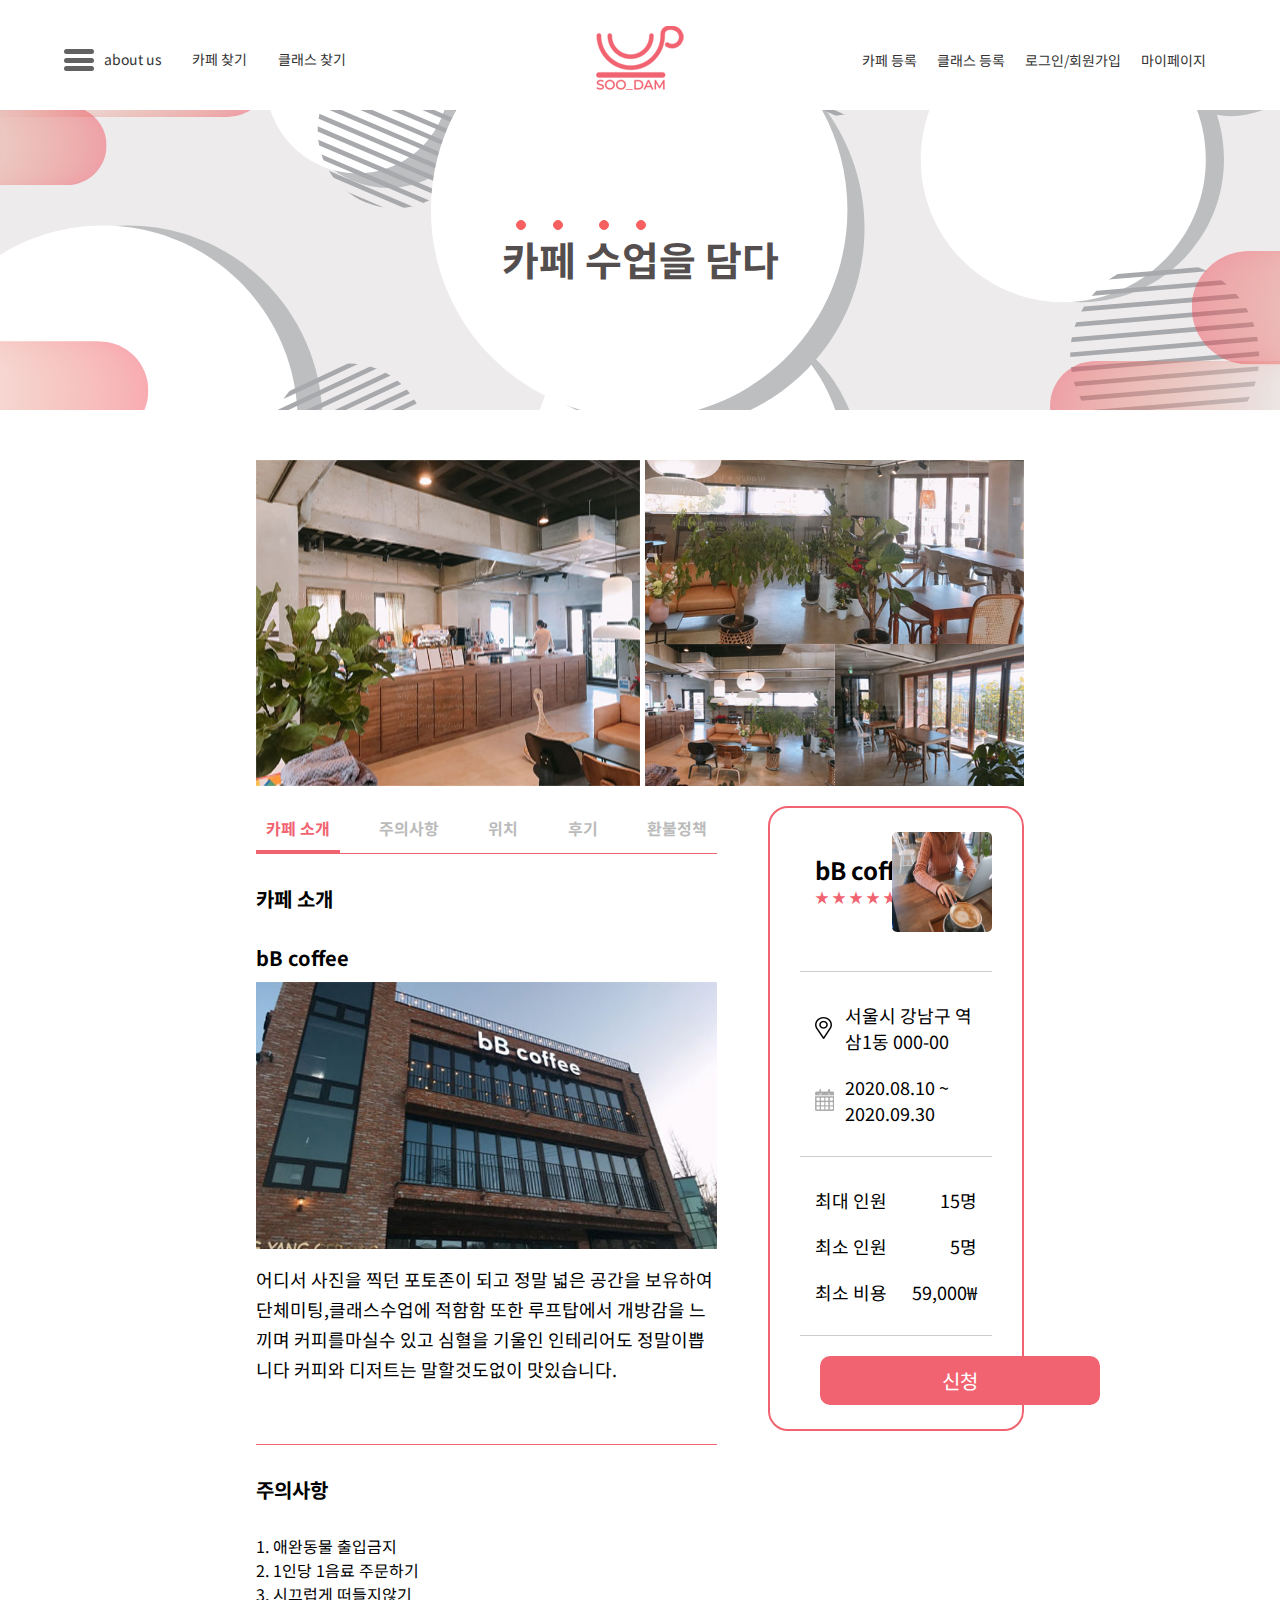
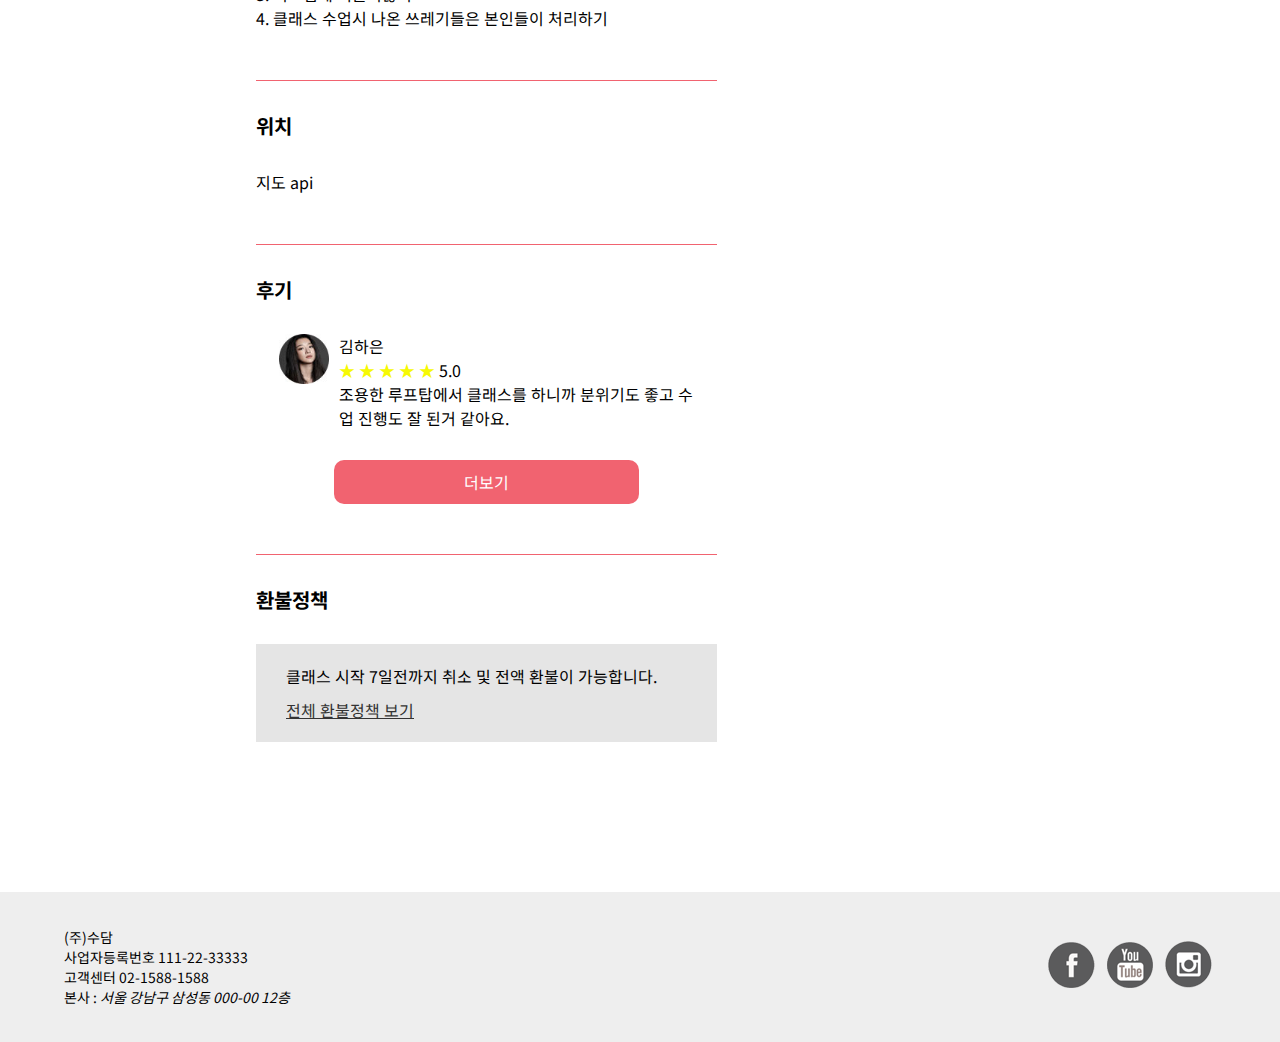
<file: teacher-cafe-detail.html>
<!DOCTYPE html>
<html lang="en">

<head>
    <meta charset="UTF-8">
    <link href="css/teacher-cafe-detail.css" rel="stylesheet" type="text/css">
    <title>Soodam</title>
    
    <link rel="icon" href="img/soodam.ico">
    <meta name="viewport" content="width=device-width, initial-scale=1">

</head>

<body>


    <header>
        <div class="head1">
            <div class="hamburger type1">
                <div class="menu_icon">
                    <span class="border1 border"></span>
                    <span class="border2 border"></span>
                    <span class="border3 border"></span>
                </div>
                <ul>
                    <li>
                        <a href="aboutus.html">about us</a> </li>
                    <li>
                        <a href="classcafe.html">카페 찾기</a>
                    </li>
                    <li>
                        <a href="cafe-class.html">클래스 찾기</a>
                    </li>
                </ul>
            </div>
        </div>


        <div class="head2">
            <a href="index.html">
                <img src="img/logo.png" alt="">
            </a>
        </div>
        <nav class="navi head1">
            <ul>

                <li>
                    <a href="cafeD.html">카페 등록</a>
                </li>
                <li>
                    <a href="#">클래스 등록</a>
                </li>
                <li>
                    <a href="#">로그인/회원가입</a>
                </li>

                <li>
                    <a href="mypage.html">마이페이지</a>
                </li>
            </ul>
        </nav>
    </header>


    <main>
        <div class="visual">
            <img src="img/sub_background.svg" alt="물방울 11개 큰것 2개 중간 것 4개 작은것 5개">
            <p>
                <span>카</span><span>페</span> <span>수</span><span>업</span>을 담다
            </p>
        </div>

        <article class="img-area mt50">
            <img src="img/teacher-detail-img/detailthum1.jpg" alt="">
            <div>
                <img src="img/teacher-detail-img/detailthum2.jpg" alt="">
                <div>
                    <img src="img/teacher-detail-img/detailthum3.jpg" alt="">
                    <img src="img/teacher-detail-img/detailthum4.jpg" alt="">
                </div>

            </div>
        </article>
        <section class="main-area mt20">
            <article class="content-area">
                <div class="content-header">
                    <ul>
                        <li><a href="#intro" class="active">카페 소개</a></li>
                        <li><a href="#warn" class="">주의사항</a></li>
                        <li><a href="#location" class="">위치</a></li>
                        <li><a href="#review" class="">후기</a></li>
                        <li><a href="#refund" class="">환불정책</a></li>
                    </ul>
                </div>
                <div class= content-bind>

                    <div class="cafe-intro" id="intro">
                        <h3>카페 소개
                        </h3>
                        <h4>
                            bB coffee<br>
                        </h4>

                        <img src="img/teacher-detail-img/content1.jpg" alt="">
                        <p>어디서 사진을 찍던 포토존이 되고 정말 넓은 공간을 보유하여 단체미팅,클래스수업에 적함함 또한 루프탑에서 개방감을 느끼며 커피를마실수 있고 심혈을 기울인 인테리어도 정말이쁩니다 커피와 디저트는 말할것도없이 맛있습니다.


                        </p>
                    </div>

                    <div class="warn" id="warn">
                        <h3>
                            주의사항
                        </h3>
                        <div>
                            <ol>
                                <li>
                                    1. 애완동물 출입금지
                                </li>
                                <li>
                                    2. 1인당 1음료 주문하기

                                </li>
                                <li>
                                    3. 시끄럽게 떠들지않기
                                </li>
                                <li>
                                    4. 클래스 수업시 나온 쓰레기들은 본인들이 처리하기
                                </li>
                            </ol>
                        </div>


                    </div>

                    <div class="cafe-location" id="location">
                        <h3>위치</h3>
                        지도 api
                    </div>

                    <div class="community" id="community">

                        <h3>후기</h3>

                        <div class="review" id="review">

                            <div>
                                <img src="img/user-detail-img/review.jpg" alt="">
                                <div>
                                    <p>김하은
                                    </p>
                                    <p><span>★ ★ ★ ★ ★ </span> 5.0</p>
                                    <p>조용한 루프탑에서 클래스를 하니까 분위기도 좋고 수업 진행도 잘 된거 같아요.</p>
                                </div>
                            </div>
                        </div>
                        <div class="btn">
                            <a href="">
                                더보기
                            </a>
                        </div>
                    </div>



                    <div class="refund-policy" id="refund">
                        <h3>환불정책</h3>
                        <div>
                            <p>클래스 시작 7일전까지 취소 및 전액 환불이 가능합니다.</p>
                            <a href="#">전체 환불정책 보기</a>
                        </div>


                    </div>




                </div>

            </article>
            <article class="fix-sidebar">
                <div>
                    <div class="title-area">
                        <div class="title">
                            <p>bB coffee</p>
                            <div><b>★ ★ ★ ★ ★</b> 4.9 </div>
                        </div>
                        <img src="img/teacher-detail-img/titleimg.jpg" alt="">
                    </div>
                    <div class="sec">
                        <div class="loca">

                            <p>서울시 강남구 역삼1동 000-00</p>
                        </div>
                        <div class="date">
                            <p><span>2020.08.10 ~ 2020.09.30</span></p>
                        </div>

                    </div>
                    <div class="calc">

                        <ul>
                            <li>
                                <span>최대 인원</span> <span>15명</span>
                            </li>
                            <li>
                                <span>최소 인원</span> <span>5명</span>
                            </li>
                            <li>
                                <span>최소 비용</span> <span>59,000&#8361;</span>
                            </li>
                        </ul>

                    </div>
                    <div class="btn">
                        <a href="cafesin.html">신청</a>
                    </div>
                </div>
            </article>
        </section>
    </main>
    <footer>
        <div>
            <p> (주)수담
                사업자등록번호 111-22-33333
                고객센터 02-1588-1588
                본사 : <i>서울 강남구 삼성동 000-00 12층</i>
            </p>
            <div>
                <img src="img/facebook.png" alt="회색 배경에 흰 색의 페이스북 이미지">
                <img src="img/youtube.png" alt="회색 배경에 흰 색의 유튜브 이미지">
                <img src="img/instar.png" alt="회색 배경에 흰 색의 인스타 이미지">
            </div>
        </div>

    </footer>


    <script>
        const scrollLoca = document.documentElement.scrollTop;

        console.log(scrollLoca);
    </script>


</body></html>
</file>
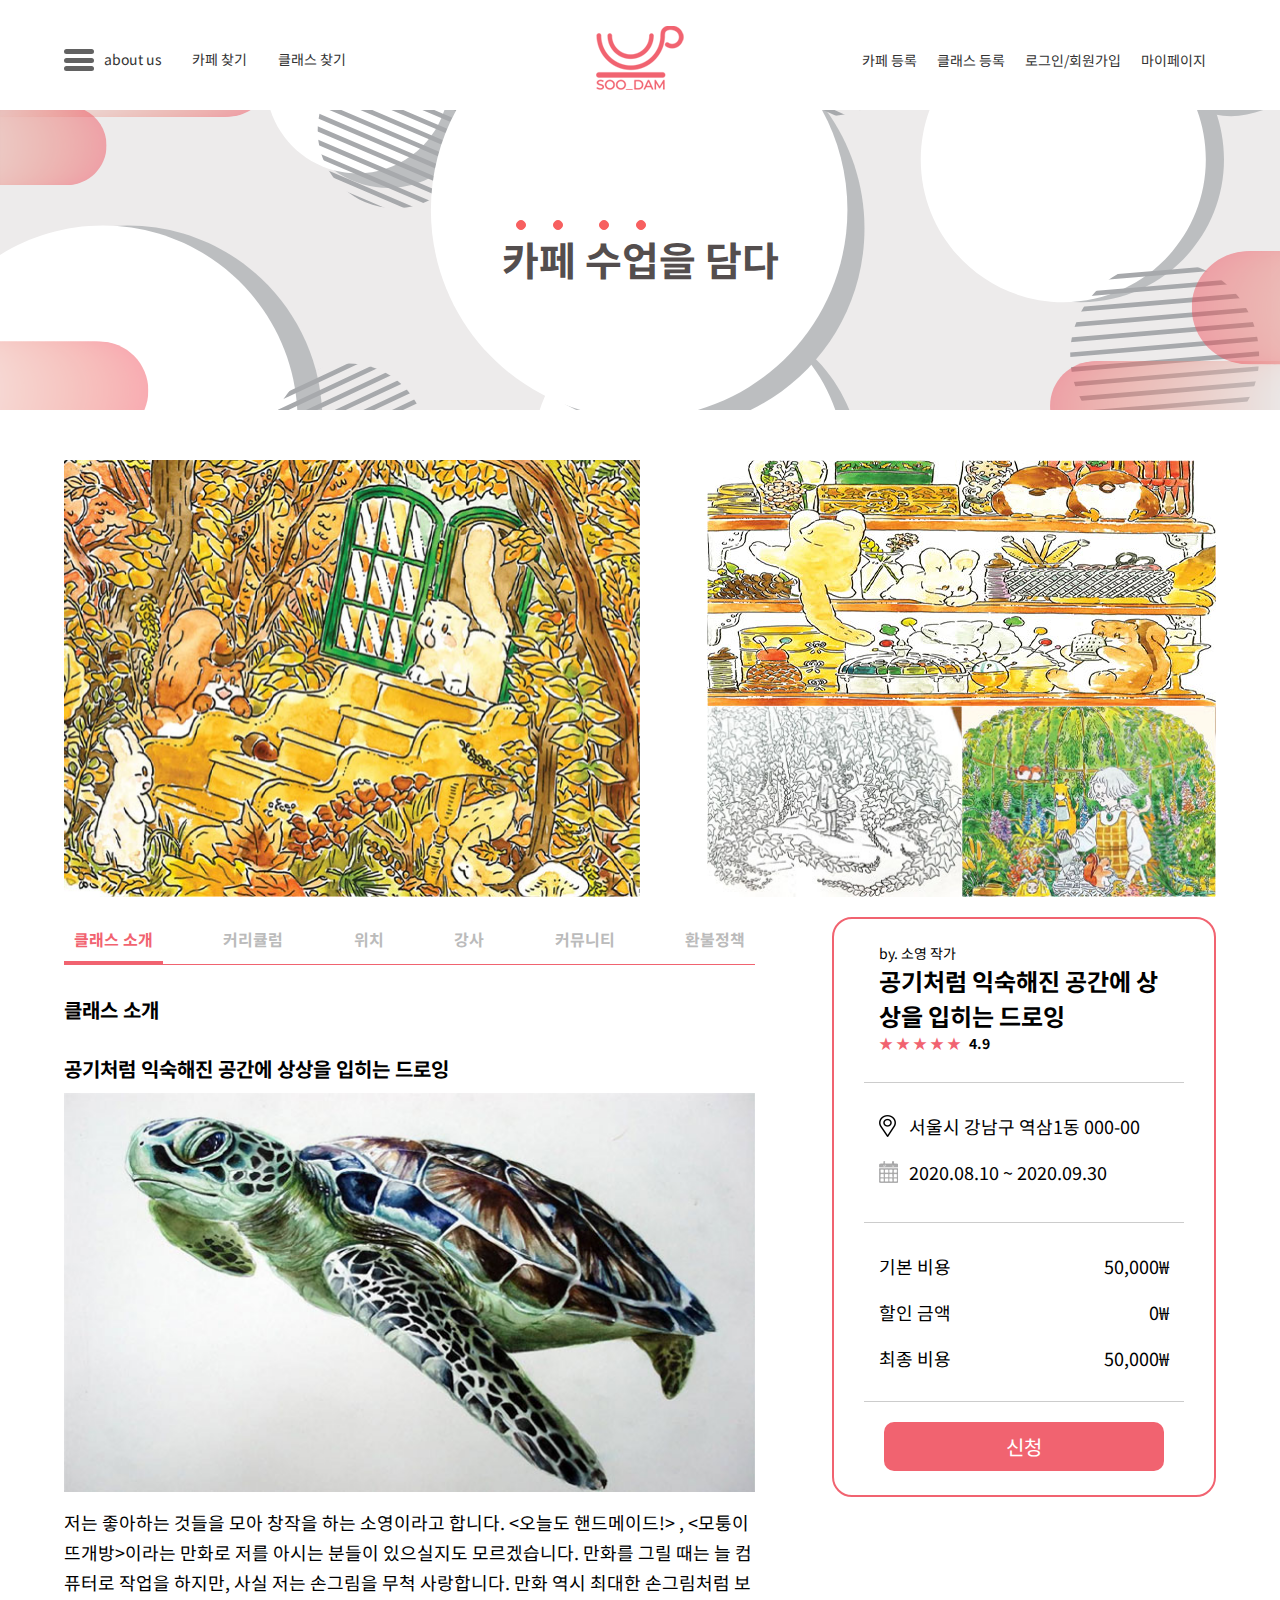
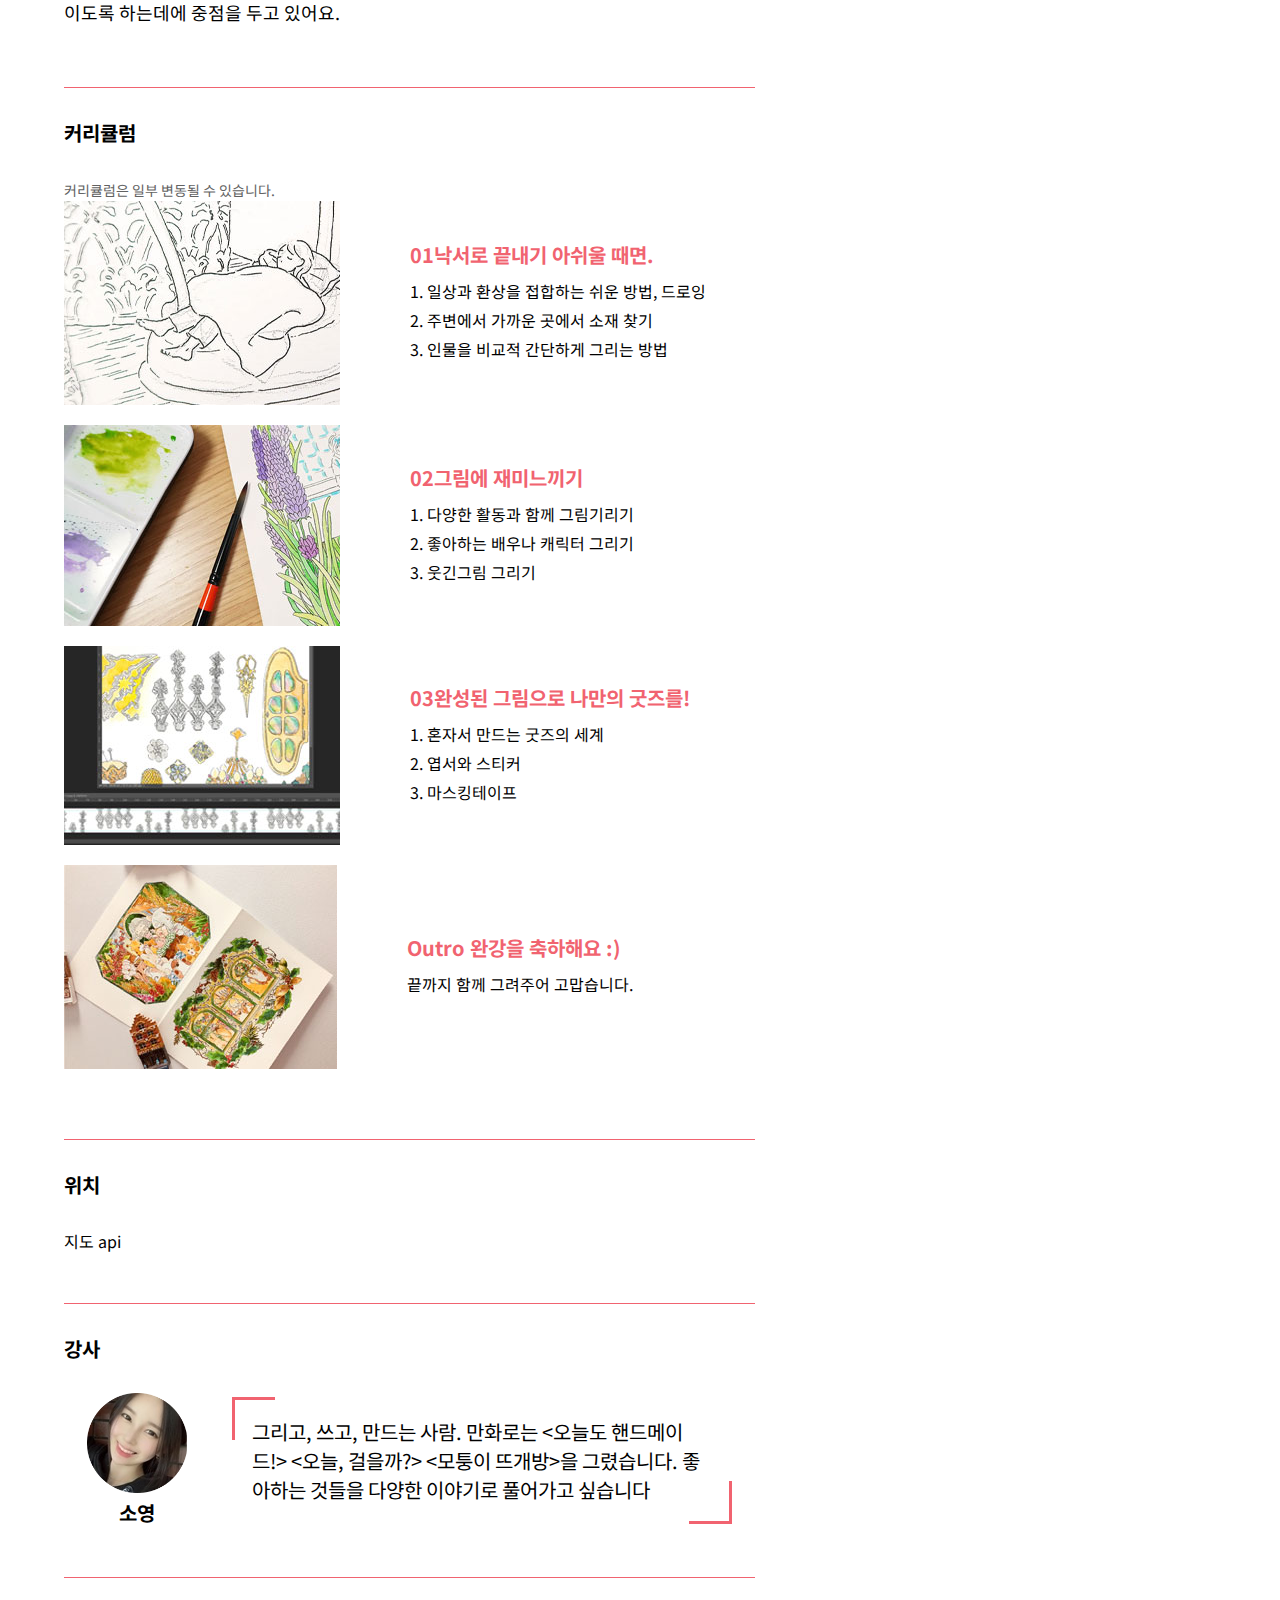
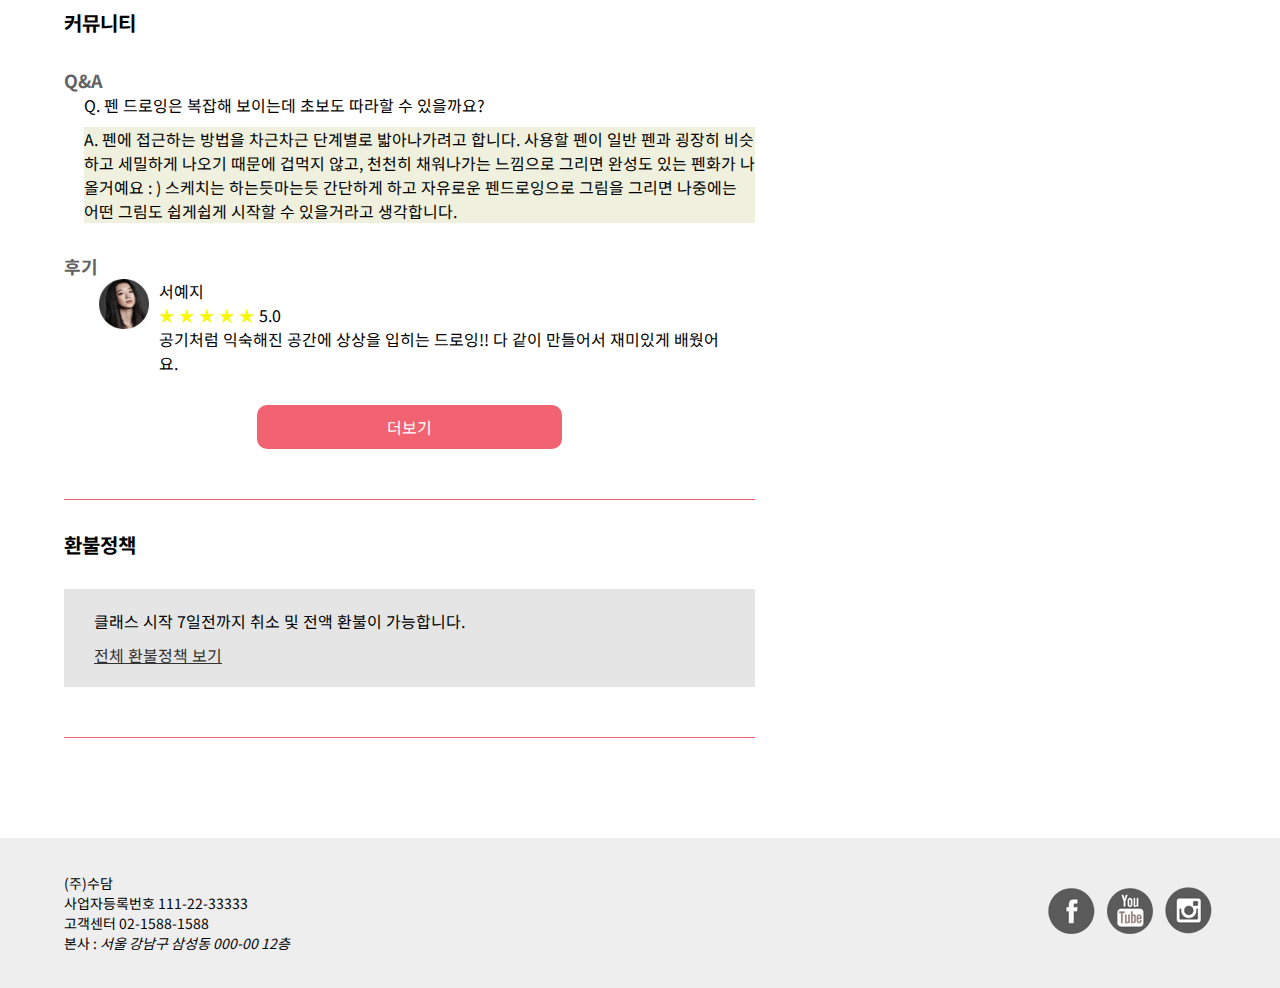
<file: user-class-detail.html>
<!DOCTYPE html>
<html lang="en">

<head>
    <meta charset="UTF-8">
    <link href="css/user-class-detail.css" rel="stylesheet" type="text/css">
    <title>Soodam</title>

    <link rel="icon" href="img/soodam.ico">
    <meta name="viewport" content="width=device-width, initial-scale=1">

</head>

<body>

    <header>
        <div class="head1">
            <div class="hamburger type1">
                <div class="menu_icon">
                    <span class="border1 border"></span>
                    <span class="border2 border"></span>
                    <span class="border3 border"></span>
                </div>
                <ul>
                    <li>
                        <a href="aboutus.html">about us</a> </li>
                    <li>
                        <a href="classcafe.html">카페 찾기</a>
                    </li>
                    <li>
                        <a href="cafe-class.html">클래스 찾기</a>
                    </li>
                </ul>
            </div>
        </div>


        <div class="head2">
            <a href="index.html">
                <img src="img/logo.png" alt="">
            </a>
        </div>
        <nav class="navi head1">
            <ul>

                <li>
                    <a href="cafeD.html">카페 등록</a>
                </li>
                <li>
                    <a href="#">클래스 등록</a>
                </li>
                <li>
                    <a href="#">로그인/회원가입</a>
                </li>

                <li>
                    <a href="mypage.html">마이페이지</a>
                </li>
            </ul>
        </nav>
    </header>


    <main>
        <div class="visual">
            <img src="img/sub_background.svg" alt="물방울 11개 큰것 2개 중간 것 4개 작은것 5개">
            <p>
                <span>카</span><span>페</span> <span>수</span><span>업</span>을 담다
            </p>
        </div>

        <article class="img-area wid1152 mt50">
            <img src="img/user-detail-img/detailthum1.jpg" alt="">
            <div>
                <img src="img/user-detail-img/detailthum2.jpg" alt="">
                <div>
                    <img src="img/user-detail-img/detailthum3.jpg" alt="">
                    <img src="img/user-detail-img/detailthum4.jpg" alt="">
                </div>

            </div>
        </article>
        <section class="main-area wid1152 mt20">
            <article class="content-area">
                <div class="content-header">
                    <ul>
                        <li><a href="#intro" class="active">클래스 소개</a></li>
                        <li><a href="#curri" class="">커리큘럼</a></li>
                        <li><a href="#location" class="">위치</a></li>
                        <li><a href="#teacher" class="">강사</a></li>
                        <li><a href="#review" class="">커뮤니티</a></li>
                        <li><a href="#refund" class="">환불정책</a></li>
                    </ul>
                </div>
                <div class="content-bind">

                    <div class="class-intro" id="intro">
                        <h3>클래스 소개
                        </h3>
                        <h4>
                            공기처럼 익숙해진 공간에 상상을 입히는 드로잉<br>
                        </h4>

                        <img src="img/user-detail-img/content1.jpg" alt="">
                        <p>저는 좋아하는 것들을 모아 창작을 하는 소영이라고 합니다. &#60;오늘도 핸드메이드!&#62; , &#60;모퉁이 뜨개방&#62;이라는 만화로 저를 아시는 분들이 있으실지도 모르겠습니다. 만화를 그릴 때는 늘 컴퓨터로 작업을 하지만, 사실 저는 손그림을 무척 사랑합니다. 만화 역시 최대한 손그림처럼 보이도록 하는데에 중점을 두고 있어요.

                        </p>
                    </div>

                    <div class="curri" id="curri">
                        <h3>
                            커리큘럼
                        </h3>
                        <span>커리큘럼은 일부 변동될 수 있습니다.</span>
                        <div>

                            <ul>
                                <li>
                                    <img src="img/user-detail-img/curri1.jpg" alt="">
                                    <div>
                                        <h4>
                                            01낙서로 끝내기 아쉬울 때면.


                                        </h4>
                                        <ol>
                                            <li>
                                                1. 일상과 환상을 접합하는 쉬운 방법, 드로잉

                                            </li>
                                            <li>
                                                2. 주변에서 가까운 곳에서 소재 찾기</li>
                                            <li>
                                                3. 인물을 비교적 간단하게 그리는 방법</li>
                                        </ol>
                                    </div>
                                </li>

                                <li>
                                    <img src="img/user-detail-img/curri2.jpg" alt="">
                                    <div>
                                        <h4>
                                            02그림에 재미느끼기


                                        </h4>
                                        <ol>
                                            <li>
                                                1. 다양한 활동과 함께 그림기리기

                                            </li>
                                            <li>
                                                2. 좋아하는 배우나 캐릭터 그리기</li>
                                            <li>
                                                3. 웃긴그림 그리기</li>
                                        </ol>
                                    </div>
                                </li>
                                <li>
                                    <img src="img/user-detail-img/curri3.jpg" alt="">
                                    <div>
                                        <h4>
                                            03완성된 그림으로 나만의 굿즈를!



                                        </h4>
                                        <ol>
                                            <li>
                                                1. 혼자서 만드는 굿즈의 세계
                                            </li>
                                            <li>
                                                2. 엽서와 스티커
                                            </li>
                                            <li>
                                                3. 마스킹테이프
                                            </li>
                                        </ol>
                                    </div>
                                </li>
                                <li>
                                    <img src="img/user-detail-img/curri4.jpg" alt="">
                                    <div>
                                        <h4>
                                            Outro
                                            완강을 축하해요 :&#41;
                                        </h4>
                                        <ol>
                                            <li>
                                                끝까지 함께 그려주어 고맙습니다.
                                            </li>

                                        </ol>
                                    </div>
                                </li>
                            </ul>
                        </div>

                    </div>

                    <div class="cafe-location" id="location">
                        <h3>위치</h3>
                        지도 api
                    </div>

                    <div class="teacher" id="teacher">
                        <h3>강사</h3>
                        <div>
                            <figure><img src="img/user-detail-img/profile-img.png" alt="">
                                <figcaption>소영</figcaption>
                            </figure>
                            <p>

                                그리고, 쓰고, 만드는 사람. 만화로는
                                &#60;오늘도 핸드메이드!&#62; &#60;오늘, 걸을까?&#62;
                                &#60;모퉁이 뜨개방&#62;을 그렸습니다. 좋아하는 것들을 다양한 이야기로 풀어가고 싶습니다


                            </p>

                        </div>
                    </div>
                    <div class="community" id="community">

                        <h3>커뮤니티</h3>


                        <div class="qna">


                            <h4>Q&amp;A</h4>
                            <div>
                                <p>
                                    Q. 펜 드로잉은 복잡해 보이는데 초보도 따라할 수 있을까요?

                                </p>
                            </div>
                            <div>
                                <p>
                                    A. 펜에 접근하는 방법을 차근차근 단계별로 밟아나가려고 합니다. 사용할 펜이 일반 펜과 굉장히 비슷하고 세밀하게 나오기 때문에 겁먹지 않고, 천천히 채워나가는 느낌으로 그리면 완성도 있는 펜화가 나올거예요 : ) 스케치는 하는듯마는듯 간단하게 하고 자유로운 펜드로잉으로 그림을 그리면 나중에는 어떤 그림도 쉽게쉽게 시작할 수 있을거라고 생각합니다.

                                </p>
                            </div>



                        </div>

                        <div class="review" id="review">

                            <h4>후기</h4>
                            <div>
                                <img src="img/user-detail-img/review.jpg" alt="">
                                <div>
                                    <p>서예지
                                    </p>
                                    <p><span>★ ★ ★ ★ ★ </span> 5.0</p>
                                    <p>공기처럼 익숙해진 공간에 상상을 입히는 드로잉!! 다 같이 만들어서 재미있게 배웠어요.</p>
                                </div>
                            </div>
                        </div>
                        <div class="btn">
                            <a href="">
                                더보기
                            </a>
                        </div>
                    </div>



                    <div class="refund-policy" id="refund">
                        <h3>환불정책</h3>
                        <div>
                            <p>클래스 시작 7일전까지 취소 및 전액 환불이 가능합니다.</p>
                            <a href="#">전체 환불정책 보기</a>
                        </div>


                    </div>




                </div>

            </article>
            <article class="fix-sidebar">
                <div>
                    <div class="title">
                        by. <span> 소영 작가</span>
                        <p>공기처럼 익숙해진 공간에 상상을 입히는 드로잉</p>
                        <div><b>★ ★ ★ ★ ★</b> 4.9 </div>
                    </div>
                    <div class="sec">
                        <div class="loca">

                            <p>서울시 강남구 역삼1동 000-00</p>
                        </div>
                        <div class="date">
                            <p><span>2020.08.10 ~ 2020.09.30</span></p>
                        </div>

                    </div>
                    <div class="calc">

                        <ul>
                            <li>
                                <span>기본 비용</span> <span>50,000&#8361;</span>
                            </li>
                            <li>
                                <span>할인 금액</span> <span>0&#8361;</span>
                            </li>
                            <li>
                                <span>최종 비용</span> <span>50,000&#8361;</span>
                            </li>
                        </ul>

                    </div>
                    <div class="btn">
                        <a href="classsin.html">신청</a>
                    </div>
                </div>
            </article>
        </section>
    </main>
    <footer>
        <div>
            <p> (주)수담
                사업자등록번호 111-22-33333
                고객센터 02-1588-1588
                본사 : <i>서울 강남구 삼성동 000-00 12층</i>
            </p>
            <div>
                <img src="img/facebook.png" alt="회색 배경에 흰 색의 페이스북 이미지">
                <img src="img/youtube.png" alt="회색 배경에 흰 색의 유튜브 이미지">
                <img src="img/instar.png" alt="회색 배경에 흰 색의 인스타 이미지">
            </div>
        </div>

    </footer>


    <script>
        const scrollLoca = document.documentElement.scrollTop;

        console.log(scrollLoca);
    </script>


</body></html>
</file>
<file: css/index_style.css>
@import url('common.css');

.main-visual {
    height: 600px;
    margin: 0 auto;
    background: url(../img/main_background.svg) center no-repeat;
    position: relative;
    z-index: 1;
}



.content {
    width: 1152px;
    margin: 0 auto;
    position: relative;
    height: 600px;
    padding: 60px 0;

}

.slide {
    position: absolute;
    left: 0;
    top: 60px;
    width: 60%;
    height: 480px;
    overflow: hidden;
}

.slide img {
    width: 100%;
    height: 100%;
}

.slide p {}

.slide div {}

.slide .cont {
    display: inline-block;
    width: 100%;
    height: 100%;
}

.slide .cont figure {
    position: absolute;
    left: 0;
    top: 0;
    height: 100%;
    width: 100%;
    z-index: -1;
}

.cont figure:nth-of-type(1) {
    left: 0%;
}

.cont figure:nth-of-type(2) {
    left: -100%;
}

.cont figure:nth-of-type(3) {
    left: -200%;
}

.cont figure:nth-of-type(3) {
    left: -300%;
}

.slide figure img {
    width: 100%;
    height: 100%;
}


.cont > p {
    font-size: 22px;
    color: #fff;
    line-height: 50px;
    margin-top: 20px;
    margin-left: 40px;

}

.cont > p:nth-of-type(2) {
    font-size: 36px;
    white-space: pre-line;
    margin-top: 5px;
    font-weight: bold;
}

.slide .indi {
    width: 30%;
    position: absolute;
    z-index: 0;
    left: 35%;
    bottom: 5%;
    display: flex;
    justify-content: space-between;


}

.slide .indi a {
    width: 12px;
    height: 12px;
    display: inline-block;
    border-radius: 10px;
    background: #ed2e45;
}


.search {
    width: 1152px;
    margin: 0 auto;

}

.pink {
    width: 1152px;
    background-color: #f16370;
}


.white ul {
    width: 1100px;
    height: auto;
    display: flex;
    justify-content: space-between;
    margin: 0 auto;


}

.white ul li {
    display: inline-block;
    width: 18%;
    margin-top: 30px;
}

.white ul li p {
    padding-top: 5px;
    text-align: center;
    font-size: 20px;
    font-weight: 300;
    color: #463d3e;
    background-color: white;
    padding: 10px 0;
}

.white ul li p img {
    padding-left: 5px;
}





.order ul {
    width: 500px;
    height: auto;
    display: flex;
    justify-content: space-between;
    margin: 0 auto;
    margin-top: 20px;

    padding: 10px 0;
}

.order ul li {}

.order ul li p {
    font-size: 20px;
    color: #ffffff;
}




.order ul li span {
    position: relative;
}

.order ul li span:before {
    content: '';
    width: 3px;
    height: 3px;
    background: #ffffff;
    opacity: 0.9;
    border-radius: 6px;
    position: absolute;
    left: calc(50% - 10px);
    top: calc(0% - 15px);
}


.circle {
    align-items: center;
}

.circle ul {
    width: 1152px;
    margin: 0 auto;
    margin-top: 70px;
    display: flex;
    justify-content: space-between;
}


.circle ul li {
    width: 232px;
    display: inline-block;
    height: 48px;
    background-color: #ffffff;
    padding: 0 auto;
    text-align: center;
    margin: 0 auto;

}

.circle ul li img {
    width: 95px;
    height: 95px;
    border-radius: 95px;


}

.circle ul li img: hover {
    transition: 0.5s;
    transform: scale(2)
}



.circle ul li p {
    font-size: 17.5px;
    color: #404040;
    text-align: center;
}







.location {
    width: 1152px;
    margin: 30px auto;
}




.upper-part,
.lower-part {
    width: 1152px;
    margin: 0 auto;
    margin-bottom: 100px;
}

.upper-part h2 {
    position: relative;
}

.upper-part h2:before {
    content: '';
    width: 10px;
    height: 10px;
    background: #ee2d3f;
    border-radius: 10px;
    position: absolute;
    left: 0;
    top: -10px;

}

.row {
    width: 100%;
    display: flex;
    justify-content: space-between;
    flex-wrap: wrap;

}

.card {
    width: 270px;
    /*   box-shadow: 0px 2px 2px #626262;*/


    /*    border-radius: 10px;*/
}

.card figure {
    width: 270px;
    height: 368px;
    overflow: hidden;
}

.card img {
    width: 100%;
    height: 100%;
    border: 0px solid #000;

}


.card figure img:hover {

    transition: 0.2s;
    transform: scale(1.05)
}

.texara {
    height: 120px;
    position: relative;
    margin-top: 0px;
}


    {
    font-size: 12px;
}




.card-categ {
    font-weight: 600;
    font-size: 12px;
}

.card-title {
    font-weight: 600;
    font-size: 18px;
}

.card-location {
    font-size: 12px;
}

.card-price {
    position: absolute;
    right: 0;
    bottom: 0;
    text-align: end;
    font-weight: bold;
    color: #f16370;
    font-size: 20px;
}

.banner {
    width: 100%;
    background: #103a2c;
    padding: 20px 0;
}

.banner-cont {
    width: 1152px;
    margin: 0 auto;
    display: flex;
    justify-content: flex-start;

}

.banner-cont img {
    width: 340px;
    height: 276px;
    margin-right: 50px;
}

.banner-cont div {}

.banner-cont div p {
    color: #fff;
}

.banner-cont div p {
    font-size: 40px;
    font-weight: 600;
}

.banner-cont div p:nth-of-type(2) {
    font-size: 20px;

    font-weight: 400;
}

.banner-cont div a {
    border: 1px solid #fff;
    padding: 5px 10px;
    display: inline-block;
    margin-top: 26px;
    color: #fff;
}

.lower-part h2 {
    position: relative;
}

.lower-part h2:before {
    content: '';
    width: 10px;
    height: 10px;
    background: #ee2d3f;
    border-radius: 10px;
    position: absolute;
    left: 0;
    top: -10px;

}

.soo-card figure {
    width: 100%;
}

.soo-card figure img {
    width: 100%;
}

.texpe {
    height: 120px;
    margin-top: 0px;
    background: #005982;
    padding-top: 10px;
    display: flex;
    justify-content: space-around;
    flex-direction: column;
    align-items: center;
}

.texpe p {
    margin: 0 auto;
    width: 200px;
    color: #fff;
    white-space: pre-line;
    text-align: center;
    font-size: 18px;
}

.resi {
    width: 1144px;
    margin: 0 auto;
}

.resi p {
    font-size: 30px;
    color: #fff;
    font-weight: 500;
}

.resi a {
    font-size: 30px;
    color: #fff;
    font-weight: 700;
    background: #f0616d;
    display: inline-block;
    padding: 5px;
    margin-top: 15px;
}

.resi img {
    filter: brightness(90%);
}

.caferesi {
    position: relative;
}

.classresi {
    position: relative;
}

.caferesi div {
    position: absolute;
    left: 50px;
    top: 30%;
}

.classresi div {
    position: absolute;
    left: 50px;
    top: 30%;
}

.resi div div p span {
    position: relative;
}

.resi div div p span:before {
    content: '';
    width: 8px;
    height: 8px;
    background: #f74f4f;
    opacity: 0.9;
    border-radius: 10px;
    border: 1px solid #f74f4f;
    position: absolute;
    left: calc(50% - 4px);
    top: calc(-10% - 4px);

}

@media all and (min-width:320px) and (max-width:767px) {
    .main-visual {
        background: none;
    }

    header,
    main {
        width: 100%;
    }

    h2 {
        font-size: 18px;
    }

    h3 {
        font-size: 16px;
    }


    .main-visual {
        height: 200px;
        padding: 20px 0;
    }

    .content {
        width: 100%;
        height: 100%;
        padding: 0;
    }

    .slide {
        width: 100%;
        height: 100%;
        overflow: hidden;
        top: 0;
    }

    .cont {
        width: 100%;
        height: 100%;
    }

    .cont > p {
        font-size: 10px;
        color: #fff;
        line-height: normal;
        margin-top: 20px;
        margin-left: 40px;

    }

    .cont > p:nth-of-type(2) {
        font-size: 15px;
        white-space: pre-line;
        margin-top: 5px;
        font-weight: bold;
    }

    .indi a {
        border-radius: 5px;
        height: 5px !important;
        width: 5px !important;
    }

    .pink {
        padding: 0 30px;
    }

    .upper-part,
    .lower-part,
    .search,
    .pink,
    .white,
    .white ul,
    .banner-cont,
    .location {
        width: 100%;
    }

    .location {
        margin-top: 20px;
    }

    .pink ul li p {
        font-size: 8px;
        padding: 5px 0;

    }

    .order ul {
        width: 70%;
        margin: 0 auto;

    }


    .card {
        width: 100%;
    }

    .card a {
        display: flex;
        justify-content: space-between;
        align-items: center;
    }

    .card figure {
        width: 50%;
        height: 100px;
    }

    .card figure img {
        width: 100%;
    }

    .texara {
        width: 50%;
    }

    .card-price {
        font-size: 16px;
    }


    .soo-card {
        width: 80%;
        margin: 10px auto;
    }

    .banner {
        display: none;
    }

    .resi {
        width: 100%;
        flex-wrap: wrap;
        margin-top: 100px;
    }

    .caferesi,
    .classresi {
        width: 100%;
        margin: 0 auto;
    }

    .caferesi img,
    .classresi img {
        width: 100%;
    }
    .caferesi p,
    .classresi p
    {
        font-size: 20px;
    }    
    .caferesi a,
    .classresi a
    {
        font-size: 18px;
    }
    .row {
        width: 90%;
        margin: 0 auto;
        display: flex;
        justify-content: space-between;
        flex-wrap: wrap;

    }

}

@media all and (min-width:768px) and (max-width:1024px) {
    .main-visual {
        background: none;
    }

    header,
    main {
        width: 90%;
        margin: 0 auto;
    }

    footer {
        width: 100%;
    }

    .main-visual {
        height: 300px;
        padding: 20px 0;
    }

    .content {
        width: 100%;
        height: 100%;
        padding: 0;
    }

    .slide {
        width: 100%;
        height: 100%;
        overflow: hidden;
        top: 0;
    }

    .cont {
        width: 100%;
        height: 100%;
    }

    .cont > p {
        font-size: 18px;
        color: #fff;
        line-height: normal;
        margin-top: 20px;
        margin-left: 40px;

    }

    .cont > p:nth-of-type(2) {
        font-size: 25px;
        white-space: pre-line;
        margin-top: 5px;
        font-weight: bold;
    }

    .pink {
        padding: 0 30px;
    }

    .upper-part,
    .lower-part,
    .search,
    .pink,
    .white,
    .white ul,
    .banner-cont,
    .location {
        width: 100%;
    }

    .pink ul li p {
        font-size: 15px;
    }

    .card {
        width: 40%
    }

    .card figure {
        width: 100%;
        height: 230px;
    }

    .card figure img {
        width: 100%;
    }

    f .soo-card {
        margin: 10px 0;
    }

    .resi {
        width: 100%;
        flex-wrap: wrap;
        margin-top: 100px;
    }

    .caferesi,
    .classresi {
        margin: 0 auto;
    }

    .banner-cont {
        padding: 0 20px;
    }

    .banner-cont img {
        height: 200px;
    }

    .banner-cont div p {
        margin: 10px 0;
        font-size: 20px;
    }

    .banner-cont div p:nth-of-type(2) {
        font-size: 15px;
        font-weight: 400;
    }

    .row {
        width: 90%;
        margin: 0 auto;
        display: flex;
        justify-content: space-between;
        flex-wrap: wrap;

    }

}

@media all and (width:1024px) {
    .main-visual {
        background: url(../img/main_background.svg) right no-repeat;
        background-size: 120%;
        height: 400px;
    }

    .card {
        width: 30%;
    }

    .soo-card {
        width: 30%;
    }

    .caferesi,
    .classresi {
        width: 48%;
        margin: 0;
        overflow: hidden;
    }

    .card figure {
        width: 100%;
        height: 60%;
    }

    .slide {
        width: 50%;
        height: 70%;
        overflow: hidden;
        top: 15%;
    }
}
</file>
<file: css/aboutus.css>
@import url('common.css');


.top {
    margin: 0;
    height: auto;
    margin-bottom: 50px;

}

.top span {
    position: relative;
    display: block;
    width: 1000px;
    height: 400px;
    display: block;
    background: #f2727e;
    opacity: 0.8;
    border-radius: 0px 0px 400px 400px;
    margin: 0 auto;
}

.top img {
    width: 200px;
    height: auto;
    align-items: center;
    margin-left: 550px;
    margin-top: 100px;
}

.top p {
    font-family: Montserrat;
    position: absolute;
    color: #ffffff;
    font-size: 80px;
    margin-left: 250px;
    margin-top: 120px;
}

.about {
    position: relative;
    width: 100%;
    padding-top: 50px;
    background-color: #707070;
    background-repeat: no-repeat;
    opacity: 0.9;
}

.about {
    position: relative;
    padding-left: 30%;


}

.about h1 {

    display: inline-block;
    color: #ffffff;
    font-size: 74px;
    transform: rotate(90deg);
    transform-origin: left top;
    float: left;
    margin-left: 95px;
    margin-top: 100px;
    font-family: Montserrat;
}

.about span {
    position: relative;
}

.about span:before {
    content: '';
    width: 13px;
    height: 13px;
    background: #ffffff;
    opacity: 0.9;
    border-radius: 6px;
    position: absolute;
    left: calc(10% - 10px);
    top: calc(0% 0px);
}

.about img {
    width: 600px;
    margin-left: 150px;
    padding-bottom: 100px;


}


.about_text01 {
    width: 770px;
    height: auto;
    display: block;
}

.about_text01 p {

    color: #ffffff;
    font-size: 35px;
    font-weight: normal;
    font-stretch: normal;
    font-style: normal;
    line-height: 1.25;
    letter-spacing: 2px;
    text-align: left;
    margin-bottom: 20px;


}

.about_text01 a {
    display: inline-block;

    color: #ffffff;
    font-size: 25px;
    font-weight: normal;
    font-stretch: normal;
    font-style: normal;

    letter-spacing: -2.5px;
    text-align: left;
    color: #ffffff;
    margin-bottom: 150px;
}


.about_text02 {
    width: 770px;
    height: auto;
    display: block;
}

.about_text02 p {

    color: #ffffff;
    font-size: 35px;
    font-weight: normal;
    font-stretch: normal;
    font-style: normal;
    line-height: 1.25;
    letter-spacing: 2px;
    text-align: left;
    margin-bottom: 20px;


}

.about_text02 a {
    display: inline-block;

    color: #ffffff;
    font-size: 25px;
    font-weight: normal;
    font-stretch: normal;
    font-style: normal;

    letter-spacing: -2.5px;
    text-align: left;
    color: #ffffff;
    margin-bottom: 150px;
}










.team {
    width: 100%
}

.team {
    width: 1400px;
    padding-left: 580px;
}

.team h1 {
    margin-left: 102px;
    display: block;
    color: #f5939c;
    font-size: 74px;
    transform: rotate(90deg);
    transform-origin: left top;
    float: left;
    
    position: absolute;
    font-family: Montserrat;
}

.team h1 span {
    position: relative;
}

.team h1 span:before {
    content: '';
    width: 13px;
    height: 13px;
    background: #f5939c;
    opacity: 0.9;
    border-radius: 6px;
    position: absolute;
    left: calc(10% - 10px);
    top: calc(0% 0px);

}

.team ul {
    width: 1300px;
    margin: 0 auto;
}


.team ul li {
    margin-top: 55px;
    margin-bottom: 50px;
}

.team ul li img {

    padding-left: 20%;
    padding-top: 30px;
}

.team ul li p {
    font-size: 45px;
    font-family: Montserrat;
    font-weight: 500;
    font-stretch: normal;
    font-style: normal;
    padding-left: 280px;
    color: #434343;
}

.team ul li a {
    font-size: 30px;
    font-family: Montserrat;
    font-weight: 500;
    font-stretch: normal;
    font-style: normal;
    padding-left: 70px;
    color: #f16370;

}

.team h1 span {
    position: relative;
}

.team h1 span : before {
    content: '';
    width: 3px;
    height: 3px;
    background: #ffffff;
    opacity: 0.9;
    border-radius: 6px;
    position: absolute;
    left: calc(50% - 10px);
    top: calc(0% - 15px);
}



.vision {
    position: relative;
    width: 100%;
    height: auto;
    padding-top: 50px;
    background-color: #707070;
    background-repeat: no-repeat;
    background-position: 10% 100px;
    padding-left: 30%;
    opacity: 0.9;
}



.vision h1 {

    display: inline-block;
    color: #ffffff;
    font-size: 74px;
    transform: rotate(90deg);
    transform-origin: left top;
    float: left;
    margin-left: 95px;
    margin-top: 100px;
    margin-bottom: 150px;
    font-family: Montserrat;




}

.vision span {
    position: relative;
}

.vision span:before {
    content: '';
    width: 13px;
    height: 13px;
    background: #ffffff;
    opacity: 0.9;
    border-radius: 6px;
    position: absolute;
    left: calc(10% - 10px);
    top: calc(0% 0px);

}

.vision img {
    width: 500px;
    margin-left: 150px;
    padding-bottom: 100px;



}


.about_text {


    display: inline-block;
    padding-bottom: 200px;

}

.about_text p {

    color: #ffffff;
    font-size: 35px;
    font-weight: normal;
    font-stretch: normal;
    font-style: normal;


    text-align: left;


}

.about_text a {
    display: inline-block;

    color: #ffffff;
    font-size: 25px;
    font-weight: normal;
    font-stretch: normal;
    font-style: normal;


    text-align: left;
    color: #ffffff;

}




footer {
    margin-top: -30px;
    height: 150px;
    background: #eee;
}



@media all and (min-width:320px) and (max-width:767px) {
    .top {
        background: none;
    }

    .top span {
        width: 500px;
        height: 350px;
    }

    .top span p {
        font-size: 50px;
        margin-left: 70px;
    }

    .top span img {
        width:200px; height: auto;
        margin-left: 250px;
    }


    .about {
        position: relative;
        width: 100%;
        padding-left: 10%;
        ;
    }

    .about h1 {
        font-size: 44px;
        margin-left: 95px;
    }

    .about img {
        width: 250px;
        margin-left: -350px;
        padding-bottom: 50px;
         margin-top: -250px;
    }

    .about_text01 {
        display: inline-block;
        padding-bottom: 100px;
        width: 550px;
        height: auto;
    }

    .about_text01 p {
        margin-left: 190px;
        font-size: 25px;
        margin-bottom: 15px;
    }

    .about_text01 a {
        margin-left: 190px;
        font-size: 20px;
        margin-bottom: 25px;
    }



    .team {
        padding-left: 80px;
    }

    .team h1 {
        font-size: 44px;
    }

    .team ul li img {
        width: 380px;
    }

    .team ul li {
        margin-bottom: 55px;
    }

    .team ul li p {
        padding-left: 150px;
    }

    .subject {
        position: relative;
        width: 100%;
        padding-left: 9%;
    }

    .vision h1 {
        font-size: 44px;
        margin-left: 10px;
    }

    .vision img {
        width: 250px;
        margin-left: 30px;
        padding-bottom: 50px;
        margin-top: -500px;
        
    }

     .about_text02 {
        display: inline-block;
        padding-bottom: 100px;
        width: 450px;
        height: auto;
    }

    .about_text02 p {
        margin-left: 0px;
        font-size: 25px;
        margin-bottom: 15px;
    }

    .about_text02 a {
        margin-left: 0px;
        font-size: 20px;
        margin-bottom: 25px;
    }
}










@media all and (min-width:768px) and (max-width:1024px) { .top {
        background: none;
    }

    .top span {
        width: 700px;
        height: 350px;
    }

    .top span p {
        font-size: 80px;
        margin-left: 70px;
    }

    .top span img {
        margin-left: 370px;
    }


    .about {
        position: relative;
        width: 100%;
        padding-left: 10%;
        ;
    }

    .about h1 {
        font-size: 44px;
        margin-left: 95px;
    }

    .about img {
        width: 300px;
        margin-left: -350px;
        padding-bottom: 50px;
    }

    .about_text {
        display: inline-block;
        padding-bottom: 100px;
        width: 550px;
        height: auto;
    }

    .about p {
        margin-left: 190px;
    }

    .about a {
        margin-left: 190px;
    }



    .team {
        padding-left: 80px;
    }

    .team h1 {
        font-size: 44px;
    }

    .team ul li img {
        width: 380px;
    }

    .team ul li {
        margin-bottom: 55px;
    }

    .team ul li p {
        padding-left: 150px;
    }

    .subject {
        position: relative;
        width: 100%;
        padding-left: 9%;
    }

    .vision h1 {
        font-size: 44px;
        margin-left: 10px;
    }

    .vision img {
        width: 250px;
        margin-left: 30px;
        padding-bottom: 50px;
        margin-top: -300px;
    }

    .about_text {
        width: 350px;
        text-align: left;
    }

    .about_text p {
        font-size: 20px;
        text-align: left;
        margin-left: 100px
    }

    .about_text a {
        font-size: 15px;
        text-align: left;
        margin-left: 100px}
    


@media all and (width:1024px) {}
</file>
<file: css/cafe-class.css>
@import url('common.css');


.visual > p1 {
    position: absolute;
    left: 40%;
    top: 80px;
    font-size: 35px;
    font-weight: bold;
    color: #434343;

}

.visual > p2 {
    position: absolute;
    left: 45%;
    top: 120px;
    font-size: 40px;
    font-weight: bold;
    color: #f16370;

}

.visual > p2 span{position: relative;}
.visual > p2 span:before {
    content: '';
    width: 8px;
    height: 8px;
    background: #f74f4f;
    opacity: 0.9;
    border-radius: 10px;
    border: 1px solid #f74f4f;
    position: absolute;
    left: calc(50% - 4px);
    top: calc(-10% - 4px);}



.search {
    width: 1152px;
    margin: 0 auto;
    padding-top: 20px;
}

.pink {
    width: 1152px;
    height: 102px;
    background-color: #f16370;
}


.white {}

.white ul {
    width: 1100px;
    height: auto;
    display: flex;
    justify-content: space-between;
    margin: 0 auto;

}

.white ul li {
    display: inline-block;
    width: 200px;
    height: 50px;
    margin-top: 30px;
}

.white ul li p {
    padding-top: 5px;
    height: 40px;
    text-align: center;
    font-size: 20px;
    font-weight: 300;
    color: #463d3e;
    background-color: white;
}

.white ul li p img {
    padding-left: 5px;
}






.upper-part {
    width: 1161px;
    margin: 0 auto;
    overflow: hidden;
    margin-top: 100px;

}

.upper-part h1 {
    font-size: 17px;
    font-family: 'Regular';

}

.upper-part h2 {
    font-size: 25px;
    position: relative;
    margin-top: 20px;
    margin-bottom: 45px;
}

.upper-part h2:before {
    content: '';
    width: 10px;
    height: 10px;
    background: #ee2d3f;
    border-radius: 10px;
    position: absolute;
    left: 0;
    top: -3.2px;

}




.card figure {
    width: 40%;
}

.card figure img {
    width: 514px;
    height: 458px;
    float: left;
    padding-bottom: 20px;
   
}

.card_text {
    border: 1px solid #aaaaaa;

    float: right;
    width: 628px;
    
    padding-left: 40px;
    max-height: 438px;
    padding-bottom: 20px;


}

.text1 {
    font-size: 35px;
    color: #565353;
    font-weight: 900;
    height: 30px;
    padding-top: 10px;
}

.text2 {
    font-size: 23px;
    color: #565353;
    font-weight: 500;
    letter-spacing: -1.8px;
    padding-top: 30px;
}

.text3 {
    font-size: 18px;
    color: #565353;
    font-weight: normal;
    letter-spacing: -1.2px;
    white-space: pre-line;
    padding-top: 30px;
}

.text4 {
    font-size: 18px;
    color: #f16370;
    font-weight: normal;
    letter-spacing: -1.2px;
    padding-top: 20px;
}


.text5 ul{width: 400px;
    float: left;
display: flex;
justify-content: space-between;}
.text5 ul li {padding-bottom: 100px;}

.text5 {
    font-size: 18px;
    color: #565353;
    font-weight: normal;
    letter-spacing: -1.2px;
    padding-top: 15px;
    
}

.text5 p {
    font-size: 20px;
    color: #565353;
    font-weight: normal;
    letter-spacing: -1.2px;
    margin-top: 30px;
    
}

.text5 a {
    font-size: 20px;
    color: #565353;
    font-weight: normal;
    padding: 5px;
}


.more {
    text-align: center;
    margin-top: 3800px;
    border: 1px solid #aaaaaa;
    width: 200px;
    height: 68px;
    margin-left:500px;
}
.more p{ font-size: 20px;}
.more p img{}



footer {

    height: 150px;
    background: #eee;
    margin-top: 500px;
}

footer > div {
    width: 1152px;
    margin: 0 auto;
    display: flex;
    justify-content: space-between;
    align-items: center;
    height: 100%;
}

footer div p {
    white-space: pre-line;
    font-size: 14px;
}

footer div img {
    margin: 0 4px;

}





figure {
    margin: 0;
}
</file>
<file: css/cafeD.css>
@import url('common.css');


.visual p {
    left: calc(50% - 90px);
}

.contents {
    width: 1152px;
    margin: 0 auto;
}

.contents:after {
    content: '';
    clear: both;
    display: block;
}

.side_menu {
    width: 193px;
    border-right: 1px solid #f3848f;
    height: 970px;
    margin-top: 50px;
    float: left;
}

.side_menu ul li {
    padding-top: 32px;
    padding-bottom: 18px;
    border-bottom: 1px solid #f3848f;
    width: 175px;
}

.side_menu ul li span {
    display: inline-block;
    width: 32px;
    height: 32px;
    border: 1px solid #f3848f;
    border-radius: 10px;
    text-align: center;
    padding-top: 1px;
}
.click{background:#f3848f;}

.side_menu ul li a {
    margin-left: 20px;
    padding-top: 1px;
}

.con1 {
    float: left;
    margin-left: 94px;
    margin-top: 42px;
}

.con1 .category .check {
    border-collapse: collapse;
    width: 865px;
    height: 418px;
    margin-top: 24px;
}

.con1 .category .check tr td{
    border: 2px solid #a19a9b;
}

.con1 .category .check .cate1 td input {
    width: 734px;
    height: 36px;
    margin-left: 22px;
    border:1px solid #a19a9b;
}

.con1 .category .check .cate1 td p {
    margin-left: 22px;
    font-size:16px;
    color:black;
}

.con1 .category .check .cate1 td p:nth-of-type(2) {
    margin-top: 11px;
}

.contents h2{color:#f3848f; font-size:24px;}

.contents p{color:#acacac; font-size:14px;}

.category .check tr td {
    width: 50%;
}

.category .check .cate3 > td{
    vertical-align:top;
}

.category .check .cate3 td table{width:100%;padding:20px 0 0 20px;}

.category .check .cate3 td table tr{}

.category .check .cate3 td table tr td{ 
    border:0px;
    display:inline-block;
    margin-bottom:30px;
}

.category .check .cate1 {
    height: 108px;
}

.category .check .cate2 {
    height: 42px;
    text-align: center;
}

.category .check .cate3 {
    height: 268px;
}
.category .check tr:nth-of-type(3) td{
    
}

.category .check tr:nth-of-type(3) td div{
    width:40%;
}

.category .btn {
    width: 100%;
    margin-top:12px;
    text-align: center;
    border-bottom:1px solid #bfbfbe;
    padding-bottom:60px;
}

.category .btn a {
    width: 100px;
    height: 42px;
    display: inline-block;
    border-radius: 10px;
    text-align: center;
    padding-top: 8px;
}

.category .btn a:nth-of-type(1) {
    background: #f3848f;
}

.category .btn a:nth-of-type(2) {
    background: #bfbfbe;
    margin-left: 66px;
}

.con2{
    margin-top:50px;
}
.con2 h3{font-size:24px; margin-top:26px;}
.con2 .photo a{
    margin-top:24px;
    vertical-align: top;
    display:inline-block;
    width:196px;
    height:186px;
    background:#d9d9d9;
    border-radius:10px;
    text-align: center;
    font-size:18px;
    line-height: 186px;
}
.con2 .photo .add{
    font-size:70px;
    color:#707070;
}
.con2 input{margin-top:24px;}
.juso{padding-bottom: 80px; border-bottom:1px solid #bfbfbe;}
.juso p{
    color:#000;
    margin-top:22px;
}
.juso .short{margin-top:18px; width:52px; height:25px;}
.juso input{width:376px;
margin-top:10px;}
.juso a{
    text-align:center;
    display:inline-block;
    font-size:14px;
    width:40px; height:25px;
    border:1px solid #f3848f;
    color:#f3848f;
    border-radius:10px;
    margin-left:5px;
}

.save{text-align: end; margin-top:20px;}
.save a{
    display:inline-block;
    width:80px;
    height:40px;
    background:#f3848f;
    border-radius:10px;
    line-height: 40px; text-align:center;
}







@media all and (min-width:768px) and (max-width:1024px){
    .side_menu{display:none;}
    .con1 h2{font-size:30px;}
    .con1 h3{font-size:24px;}
    .con1 p{font-size:22px;} .con1 .category .check .cate1 td p{font-size:22px;}
    .con1 td{font-size:22px;}
    .con1 a{font-size:24px;}
    .con1 .category .check{width:100%;}
    .con1 {margin:0; width:100%;}
    .category .btn a {
    width: 200px;
    height: 60px;
    }
    .con2 .photo a{width:40%; height:400px; line-height: 400px;}
    .con2 input{width:50%; height:60px;}
    .juso a{width:100px; height:40px;}
    .con2{text-align: center;}
    
    .save{text-align: center; margin-top:50px;}
    .save a{
        font-size:30px;
    width:250px;
    height:60px;
        line-height: 60px;
    }
    
    .cafe_t{width:60%; margin:0 auto;}
    .cafe_t h3{text-align: start;}
    .cafe_t input{width:100%;}
    
    .cafe_ex{width:60%; margin:0 auto;}
    .cafe_ex h3{text-align: start;}
    .cafe_ex input{width:100%;}
    
    .juso{width:60%; margin:0 auto;}
    .juso p{text-align: start;}
    .juso input{width:100%;}
    .juso h3{text-align: start;}
}









@media all and (min-width:320px) and (max-width:767px){
    .side_menu{display:none;}
    .con1 h2{font-size:30px;}
    .con1 h3{font-size:24px;}
    .con1 p{font-size:22px;} .con1 .category .check .cate1 td p{font-size:22px;}
    .con1 td{font-size:22px;}
    .con1 a{font-size:24px;}
    .con1 .category .check{width:100%;}
    .con1 {margin:0; width:100%;}
    .category .btn a {
    width: 200px;
    height: 60px;
    }
    .con2 .photo a{width:40%; height:400px; line-height: 400px;}
    .con2 input{width:50%; height:60px;}
    .juso a{width:100px; height:40px;}
    .con2{text-align: center;}
    
    .save{text-align: center; margin-top:50px;}
    .save a{
        font-size:30px;
    width:250px;
    height:60px;
        line-height: 60px;
    }
    
    
}
</file>
<file: css/cafesin.css>
@import url('common.css');

.visual p {
    left: calc(50% - 255px);
}

.bin {
    width: 205px;
}

.contents {margin-top:100px; width:1152px;}
.wid66{width:100%;
position:relative;}
.con1 {}

.con1 h1 {
    font-size: 20px;
    margin-bottom: 49px;
}

.con1 article {
}

.con1 article h2 {
    font-size: 18px;
    color: #4c4747;
}

.con1 article figure {
    display:flex;
    white-space: pre-line;
}

.con1 article figure img {
    width:324px; height:277px;
}

.con1 article figure figcaption {
    margin-left:22px;
}

.con1 article figure figcaption p:nth-of-type(1) {
    font-size: 18px;
}

.con1 article figure small {
    font-size: 16px;
    display:block;
    margin:16px 0 40px 0;
}

.con1 article figure figcaption p:nth-of-type(2) {
    font-size: 18px;
    text-align:right;
}


.con2{width:60%;
margin-top:57px;}
.con2 h2{
    font-size: 18px;
    color: #4c4747;
    margin-bottom:10px;
}
.con2 form input{width:100%;
height:227px;}


.con3{margin-top:35px; position:relative;}
.con3 h1{margin-bottom:43px;
font-size:20px;}
.con3 article h2{margin-bottom:12px;
color:#4c4747;
font-size:18px;}
.con3 article form input{width:203px; height:45px;
margin-bottom:5px;}
.con3 article a{display:inline-block;
    width:100px; height:35px;
    position:absolute;
    left:242px; bottom:7px;
    text-align:center;
    background:#f16370;
    border-radius:10px;
    color:#fff;
    padding-top:3px;
}


.con4{width:60%;
    margin:50px 0;
}
.con4 h1{
    font-size:20px;
    margin-bottom:20px;
}
.con4 ul{
    border:1px solid #000;
    border-radius:10px;
}
.con4 ul li{
    list-style-type: square;
    list-style-position: inside;
    font-size:18px;
    margin:10px 20px;
}
.con4 ul li:nth-of-type(1){color:#ff0017;}
.con4 p{
    margin:10px 0;
    text-align: center;
}

.con5{width:60%;}
.con5 h1{
    margin-bottom: 30px;
}
.con5 a{
    display:inline-block;
    width:205px; height:65px;
    background:#f5f5f5;
    border-radius:10px;
    box-shadow: 2.1px 2.1px 0.7px 0.3px rgba(0,0,0,0.35);
    margin-right:20px;
}
.con5 a img{
    padding:11px 22px 11px 23px;
}

.con5 a span{
    
}

.con5 a div{display:flex;
align-items: center;}



.fix-sidebar {
    width: 33.3334%;
    position:absolute;
    right: 0;
    top:0;

}

.fix-sidebar > div {
    border: solid 2px #f16370;
    border-radius: 20px;
    padding: 24px 30px;
    position: sticky;
    top: 0;
    background: #fff;
}

.fix-sidebar > div > div {
    border-bottom: 1px solid #ccc;
    min-height: 140px;
    padding: 20px 15px;
}

.fix-sidebar .title {
    font-size: 14px;
    padding-top: 0;
    background:url(../img/cafesin/fix-sidebar1.jpg) no-repeat right;
    
}

.fix-sidebar .title p {
    font-size: 24px;
    font-weight: bold;
    padding-top:20px;
}

.fix-sidebar .title div {
    font-weight: bold;

}

.fix-sidebar .title div b {
    display: inline-block;
    margin-right: 5px;
    color: #f16370;

}


.fix-sidebar .sec p {
    font-size: 18px;
    padding: 10px 0;
    padding-left: 30px;


}

.fix-sidebar .date p {
    background: url(../img/user-detail-img/date.png) 0 no-repeat;
}

.fix-sidebar .loca p {
    background: url(../img/user-detail-img/loca.png) 0 no-repeat;
}

.fix-sidebar .calc ul li {
    font-size: 18px;
    padding: 10px 0;
    display: flex;
    justify-content: space-between;
}

.fix-sidebar .btn {

    min-height: 0;
    border: none;
    padding: 20px;
    padding-bottom: 0;
    
}

.fix-sidebar .btn a {
        display: inline-block;
        background: #f16370;
    width: 280px;
    padding: 10px 0;
    border-radius: 10px;
    text-align: center;
        color: #fff;
    font-size: 20px;
}


.fix-sidebar .btn div{display:flex;
justify-content: space-between;
margin-bottom:20px;
margin-top:10px;}

.fix-sidebar .btn div span{font-size:18px;}


@media all and (min-width:768px) and (max-width:1024px){
    .contents {margin-top:100px; width:100%;}
    .wid66 {width:100%; text-align: center;}
    .con1 article h2 {
        text-align: start;
        margin-left:50px;
   
}
    .con1 article figure {
    display:flex;
    white-space: pre-line;
        margin-top:20px;
        width:90%;
}

.con1 article figure img {
    width:40%; height:277px;
    margin-left:50px;
}

.con1 article figure figcaption {
    width:55%;
}
    
    .con2{width:90%; margin:58px auto 58px auto;}
    
    
    
    .con3 article a{left:500px;}
    
    .con4{
        text-align: start;
        width:60%;
        margin:50px auto;
    }
    
    .con5{width:100%;}
    .con5 a:nth-of-type(1){margin-left:20px;}
    
    .fix-sidebar {position:relative;width:100%;}
    .fix-sidebar .btn a {
        position:fixed;
        bottom:0; left:0;
        display: inline-block;
        background: #f16370;
    width: 100%;
    padding: 10px 0;
    border-radius: 10px;
    text-align: center;
        color: #fff;
    font-size: 30px;
    }
    .fix-sidebar > div {
        margin:40px auto 80px auto;
        width:90%;
    border:none;
    padding: 24px 30px;
    background: #fff;

    }

    .fix-sidebar .title p {font-size:20px;}
    footer{display:none;}
}
    
@media all and (min-width:320px) and (max-width:767px){
    .contents {margin-top:100px; width:100%;}
    .wid66 {width:100%; text-align: center;}
    .con1 article h2 {
        text-align: start;
   
}
    .con1 article figure {
    display:flex;
    white-space: pre-line;
        margin-top:20px;
        width:100%;
}

.con1 article figure img {
    width:40%; height:170px;
    margin-left:5px;
}

.con1 article figure figcaption {
    width:55%; margin-left:5px;
    line-height: 20px;
}
    
 

.con1 article figure figcaption p:nth-of-type(1) {
    font-size: 18px;
}

.con1 article figure small {
    font-size: 12px;
    display:block;
    margin:0;
}

.con1 article figure figcaption p:nth-of-type(2) {
    font-size: 20px;
    text-align:right;
}
    
    .con2{width:95%; margin:58px auto 58px auto;}
    .con2 form input{height:150px;}
    
    .con3{height:400px;}
    .con3 article a{left:calc(50% - 50px);
        bottom:20px;
    }
    
    .con4{
        text-align: start;
        width:100%;
        margin:50px auto;
    }
    
    .con5{width:100%;}
    .con5 a{margin-left:20px;}
    
    .fix-sidebar {position:relative;width:100%;}
    .fix-sidebar .btn a {
        position:fixed;
        bottom:0; left:0;
        display: inline-block;
        background: #f16370;
    width: 100%;
    padding: 10px 0;
    border-radius: 10px;
    text-align: center;
        color: #fff;
    font-size: 30px;
    }
    .fix-sidebar > div {
        margin:40px auto 80px auto;
        width:90%;
    border:none;
    padding: 24px 30px;
    background: #fff;

    }

    .fix-sidebar .title p {font-size:20px; text-align: start;}
    .fix-sidebar .title div{text-align: start;}
    footer{display:none;}
}
</file>
<file: css/classcafe.css>
@import url('common.css');


.visual > p1 {
    position: absolute;
    left: 40%;
    top: 80px;
    font-size: 35px;
    font-weight: bold;
    color: #434343;

}

.visual > p2 {
    position: absolute;
    left: 45%;
    top: 120px;
    font-size: 40px;
    font-weight: bold;
    color: #f16370;

}

.visual > p2 span{position: relative;}
.visual > p2 span:before {
    content: '';
    width: 8px;
    height: 8px;
    background: #f74f4f;
    opacity: 0.9;
    border-radius: 10px;
    border: 1px solid #f74f4f;
    position: absolute;
    left: calc(50% - 4px);
    top: calc(-10% - 4px);

}



.search {
    width: 1152px;
    margin: 0 auto;
    padding-top: 20px;
}

.pink {
    width: 1152px;
    height: 145px;
    background-color: #f16370;
}


.white {}

.white ul {
    width: 1100px;
    height: auto;
    display: flex;
    justify-content: space-between;
    margin: 0 auto;

}

.white ul li {
    display: inline-block;
    width: 200px;
    height: 50px;
    margin-top: 30px;
}

.white ul li p {
    padding-top: 5px;
    height: 40px;
    text-align: center;
    font-size: 20px;
    font-weight: 300;
    color: #463d3e;
    background-color: white;
}

.white ul li p img {
    padding-left: 5px;
}





.order ul {
    width: 500px;
    height: auto;
    display: flex;
    justify-content: space-between;
    margin: 0 auto;
    margin-top: 10px;
}

.order ul li {}

.order ul li p {font-size: 20px;color: #ffffff;}




.order ul li span{position: relative;}
.order ul li span:before{content: '';
    width: 3px;
    height: 3px;
    background: #ffffff;
    opacity: 0.9;
    border-radius: 6px;
    position: absolute;
    left: calc(50% - 10px);
    top: calc(0% - 15px);
}











.upper-part {
    width: 1161px;
    margin: 0 auto;
    overflow: hidden;
    margin-top: 50px;

}

.upper-part h1 {
    font-size: 17px;
    font-family: 'Regular';

}

.upper-part h2 {
    font-size: 25px;
    position: relative;
    margin-top: 20px;
    margin-bottom: 45px;
}

.upper-part h2:before {
    content: '';
    width: 10px;
    height: 10px;
    background: #ee2d3f;
    border-radius: 10px;
    position: absolute;
    left: 0;
    top: -3.2px;

}

.cardform{
    max-height: 458px;
}




.card figure {
    width: 40%;
}

.card figure img {
    width: 514px;
    height: 458px;
    float: left;
    padding-bottom: 30px
}

.card_text {
    border: 1px solid #aaaaaa;

    float: right;
    width: 628px;
    padding:20px 40px;


}

.text1 {
    font-size: 35px;
    color: #565353;
    font-weight: 900;
    height: 30px;
    padding-top: 10px;
}

.text2 {
    font-size: 23px;
    color: #565353;
    font-weight: 500;
    letter-spacing: -1.8px;
    padding-top: 30px;
}

.text3 {
    font-size: 18px;
    color: #565353;
    font-weight: normal;
    letter-spacing: -1.2px;
    white-space: pre-line;
    padding-top: 30px;
}

.text4 {
    font-size: 18px;
    color: #f16370;
    font-weight: normal;
    letter-spacing: -1.2px;
    padding-top: 20px;
}


.text5 ul{width: 400px;
    float: left;
display: flex;
justify-content: space-between;}
.text5 ul li{}

.text5 {
    font-size: 18px;
    color: #565353;
    font-weight: normal;
    letter-spacing: -1.2px;
    padding-top: 15px;
    
}

.text5 p {
    font-size: 20px;
    color: #565353;
    font-weight: normal;
    letter-spacing: -1.2px;
    margin-top: 50px;
    padding-bottom: 10px;
    display: inline-block;
}

.text5 a {
    font-size: 20px;
    color: #565353;
    font-weight: normal;
    padding: 5px;
}


.more {
    text-align: center;
    margin-top: 3800px;
    border: 1px solid #aaaaaa;
    width: 200px;
    height: 68px;
    margin-left:500px;
}
.more p{ font-size: 20px;}
.more p img{}



footer {

    height: 150px;
    background: #eee;
    margin-top: 500px;
}

footer > div {
    width: 1152px;
    margin: 0 auto;
    display: flex;
    justify-content: space-between;
    align-items: center;
    height: 100%;
}

footer div p {
    white-space: pre-line;
    font-size: 14px;
}

footer div img {
    margin: 0 4px;

}





figure {
    margin: 0;
}
</file>
<file: css/classsin.css>
@import url('common.css');

.visual p{left:calc(50% - 100px);}

.contents {margin-top:100px; width:1152px;}
.wid66{width:100%;
position:relative;}
.con1 {}

.con1 h1 {
    font-size: 30px;
    margin-bottom: 49px;
}

.con1 article {
}

.con1 article h2 {
    font-size: 18px;
    color: #4c4747;
}

.con1 article figure {
    display:flex;
    white-space: pre-line;
}

.con1 article figure img {
    width:324px; height:277px;
}

.con1 article figure figcaption {
    margin-left:22px;
}

.con1 article figure figcaption p:nth-of-type(1) {
    font-size: 20px;
}

.con1 article figure small {
    font-size: 16px;
    display:block;
    margin:16px 0 40px 0;
}

.con1 article figure figcaption p:nth-of-type(2) {
    font-size: 24px;
    text-align:right;
}


.con3{margin-top:50px; position:relative;}
.con3 h1{margin-bottom:43px;
font-size:20px;}
.con3 article h2{margin-bottom:12px;
color:#4c4747;
font-size:18px;}
.con3 article form input{width:203px; height:45px;
margin-bottom:5px;}
.con3 article a{display:inline-block;
    width:100px; height:35px;
    position:absolute;
    left:242px; bottom:7px;
    text-align:center;
    background:#f16370;
    border-radius:10px;
    color:#fff;
    padding-top:3px;
}



.con5{margin-top:50px;}
.con5 h1{
    margin-bottom: 30px;
}
.con5 a{
    display:inline-block;
    width:205px; height:65px;
    background:#f5f5f5;
    border-radius:10px;
    box-shadow: 2.1px 2.1px 0.7px 0.3px rgba(0,0,0,0.35);
    margin-right:20px;
}
.con5 a img{
    padding:11px 22px 11px 23px;
}

.con5 a span{
    
}

.con5 a div{display:flex;
align-items: center;}




.fix-sidebar {
    width: 33.3334%;
    position:absolute;
    right: 0;
    top:0;

}

.fix-sidebar > div {
    border: solid 2px #f16370;
    border-radius: 20px;
    padding: 24px 30px;
    position: sticky;
    top: 0;
    background: #fff;
}

.fix-sidebar > div > div {
    border-bottom: 1px solid #ccc;
    min-height: 140px;
    padding: 20px 15px;
}

.fix-sidebar .title {
    font-size: 14px;
    padding-top: 0;
    
}

.fix-sidebar .title p {
    font-size: 24px;
    font-weight: bold;
    
}

.fix-sidebar .title div {
    font-weight: bold;

}

.fix-sidebar .title div b {
    display: inline-block;
    margin-right: 5px;
    color: #f16370;

}


.fix-sidebar .sec p {
    font-size: 18px;
    padding: 10px 0;
    padding-left: 30px;


}

.fix-sidebar .date p {
    background: url(../img/user-detail-img/date.png) 0 no-repeat;
}

.fix-sidebar .loca p {
    background: url(../img/user-detail-img/loca.png) 0 no-repeat;
}

.fix-sidebar .calc ul li {
    font-size: 18px;
    padding: 10px 0;
    display: flex;
    justify-content: space-between;
}

.fix-sidebar .btn {

    min-height: 0;
    border: none;
    padding: 20px;
    padding-bottom: 0;
    
}

.fix-sidebar .btn a {
        display: inline-block;
        background: #f16370;
    width: 280px;
    padding: 10px 0;
    border-radius: 10px;
    text-align: center;
        color: #fff;
    font-size: 20px;
}


.fix-sidebar .btn div{display:flex;
justify-content: space-between;
margin-bottom:20px;
margin-top:10px;}

.fix-sidebar .btn div span{font-size:18px;}

h1{
    font-size: 20px;
}

h2{
    font-size: 16px;
}





@media all and (min-width:768px) and (max-width:1024px){
    .wid66 {width:100%; text-align: center;}
    .fix-sidebar {position:relative;width:100%;}
    .contents{width:100%;}
    .con1 article h2 {
        text-align: start;
        margin-left:50px;
   
}
    .con1 article figure {
    display:flex;
    white-space: pre-line;
        margin-top:20px;
        width:90%;
}

.con1 article figure img {
    width:40%; height:277px;
    margin-left:50px;
}

.con1 article figure figcaption {
    width:55%;
}
    .con3 article form input{}
    .con3 article a{
        left:500px;
    }
    .con5 a:nth-of-type(1){margin-left:20px;}
    .fix-sidebar .btn a {
        position:fixed;
        bottom:0; left:0;
        display: inline-block;
        background: #f16370;
    width: 100%;
    padding: 10px 0;
    border-radius: 10px;
    text-align: center;
        color: #fff;
    font-size: 30px;
    }
    .fix-sidebar > div {
        margin:40px auto 80px auto;
        width:90%;
    border:none;
    padding: 24px 30px;
    background: #fff;
    }
    footer{display:none;}

}

@media all and (min-width:320px) and (max-width:767px){
    .wid66 {width:100%; text-align: center;}
    .fix-sidebar {position:relative;width:100%;}
    .contents{width:100%;}
    .con1 article h2 {
        text-align: start;
   
}
    .con1 article figure {
    display:flex;
    white-space: pre-line;
        margin-top:20px;
        width:100%;
}

.con1 article figure img {
    width:40%; height:170px;
    margin-left:5px;
}

.con1 article figure figcaption {
    width:55%; margin-left:5px;
    line-height: 20px;
}
    
 

.con1 article figure figcaption p:nth-of-type(1) {
    font-size: 18px;
}

.con1 article figure small {
    font-size: 12px;
    display:block;
    margin:0;
}

.con1 article figure figcaption p:nth-of-type(2) {
    font-size: 20px;
    text-align:right;
}
    .con3{height:290px;}
    .con3 h1{margin-bottom:20px;}
    .con3 h2{color:#bebebe;}
    .con3 article form input{}
    .con3 article a{
        left:calc(50% - 50px); bottom:20px;
    }
    
    .con5 a{margin-left:20px;}
    
    .fix-sidebar .btn a {
        position:fixed;
        bottom:0; left:0;
        display: inline-block;
        background: #f16370;
    width: 100%;
    padding: 10px 0;
    border-radius: 10px;
    text-align: center;
        color: #fff;
    font-size: 30px;
    }
    .fix-sidebar > div {
        margin:40px auto 80px auto;
        width:90%;
    border:none;
    padding: 24px 30px;
    background: #fff;

    }

    .fix-sidebar .title p {font-size:20px;}
    footer{display:none;}
}
</file>
<file: css/mypage.css>
@import url('common.css');

.visual > p {left: calc(50% - 250px);}

.contents {width: 960px; margin: 0 auto;}
.con1{width:350px;}
.con1 .profile{display:table; margin-top:35px;}
.con1 a{display:table-cell; vertical-align:middle;}

.con1 .name{
    display:table-cell;
    vertical-align:middle;
    padding-top:20px; padding-left:20px;
}
.con1 .icon{margin-top:15px;}
.con1 .icon img+img{margin-left:30px;}
.con1 .icon2 span{display:inline-block;
margin-top:54px;}
.con1 .icon2 span+span{margin-left:52px;}
.con1 .icon2 span img{display:block;
margin:0 auto;}

.con2 .alstjd{width:100%;
margin-top:65px;}
.con2 .alstjd ul li{display:inline-block;}
.con2 .alstjd ul li+li{margin-left:24px;}
.con2 .alstjd ul li a{display:block;}
.con2 .alstjd ul li a.on{
    border-bottom:3px solid #f16370;
    padding-bottom:10px;
    color:#f16370
}
.none{/*display:none;*/}

.alstjd1{margin-top:16px;
}
.alstjd1 .a1_a2:after{
    content:'';
    clear:both;
    display:block;
}
.alstjd1 > h2 {border-top: 1px solid #b5b5b5;
border-bottom:1px solid #b5b5b5;}
.alstjd1 .a1_a2{width:100%;}
.alstjd1 .a1_a2 .a1{margin-top:60px; width:212.3px; float:left;}
.alstjd1 .a1 h2{
    font-size:20px; font-weight: bold;
}
.alstjd1 .a1 h3{
    font-size:12px; font-weight:300;
    margin-top:30px;
}
.alstjd1 .a1 p{
    text-align: end;
    font-size:19.5px; color:#f16370; font-weight: bold; 
}

.alstjd1 .a1_a2 .a2{margin-top:60px; width:212.3px; float:left; margin-left:23px;}
.alstjd1 .a2 h2{
    font-size:20px; font-weight: bold;
}
.alstjd1 .a2 h3{
    font-size:12px; font-weight:300;
}
.alstjd1 .a2 p{
    text-align: end;
    font-size:19.5px; color:#f16370; font-weight: bold;  
}

.alstjd1 .a1{width:212.3px; margin-top:60px;}

.alstjd3{margin-top:16px;}
.alstjd3 .a1_a2:after{
    content:'';
    clear:both;
    display:block;
}
.alstjd3 > h2 {border-top: 1px solid #b5b5b5;
border-bottom:1px solid #b5b5b5;}
.alstjd3 .a1_a2{width:100%;}
.alstjd3 .a1_a2 .a1{margin-top:60px; width:212.3px; float:left;}
.alstjd3 .a1 h2{
    font-size:20px; font-weight: bold;
}
.alstjd3 .a1 h3{
    font-size:12px; font-weight:300;
    margin-top:30px;
}
.alstjd3 .a1 p{
    text-align: end;
    font-size:19.5px; color:#f16370; font-weight: bold; 
}

.alstjd3 .a1_a2 .a2{margin-top:60px; width:212.3px; float:left; margin-left:23px;}
.alstjd3 .a2 h2{
    font-size:20px; font-weight: bold;
}
.alstjd3 .a2 h3{
    font-size:12px; font-weight:300;
}
.alstjd3 .a2 p{
    text-align: end;
    font-size:19.5px; color:#f16370; font-weight: bold;  
}

.alstjd3 .a1{width:212.3px; margin-top:60px;}

.alstjd1 img, .alstjd3 img{width:212px; height:249px;}

.alstjd2{margin-top:16px;}
.alstjd2 .a1_a2:after{
    content:'';
    clear:both;
    display:block;
}
.alstjd2 > h2 {border-top: 1px solid #b5b5b5;
border-bottom:1px solid #b5b5b5;}
.alstjd2 .a1_a2{width:100%;}
.alstjd2 .a1_a2 .a1{margin-top:60px; float:left;}
.alstjd2 .a1 h2{
    font-size:12.5px; font-weight: bold;
}
.alstjd2 .a1 h3{
    font-size:7.5px; font-weight:300;
    margin-top:7px;
}
.alstjd2 .a1 p{
    text-align: end;
    font-size:12px; color:#f16370; font-weight: bold; margin-top:6px;
}

.alstjd2 .a1_a2 .a2{margin-top:60px; width:782px; float:left; margin-left:47px;}
.alstjd2 .a1_a2 .a2 figure{display:table;}
.alstjd2 .a1_a2 .a2 figure img{
    display:table-cell;
    width:224.5px; height:224.5px;
}
.alstjd2 .a1_a2 .a2 figure figcaption{display:table-cell;
vertical-align:top; background:#f6f6f6;
padding:23px 0 0 24.5px;}
.alstjd2 .a2 h2{
    font-size:23.5px; font-weight: bold;
}
.alstjd2 .a2 p{
    font-size:16.5px;
    margin-top:8px;
}
.alstjd2 .a2 span{
    display:inline-block;
    font-size:16.5px;
    white-space: pre-line;
    margin-top:31px;}
.alstjd2 .a1{width:130px; margin-top:60px;}
.alstjd2 .a1_2 > h2{
    margin-top:37.5px;
    border-top: 1px solid #b5b5b5;
    border-bottom:1px solid #b5b5b5;
}
.alstjd2 .a1 img{width:130px; height:153px;}





@media all and (min-width:768px) and (max-width:1024px){
    .contents{width:100%;}
    .alstjd2 .a1_a2 .a2{width:74%; margin-left:20px;}
    .alstjd2 .a1{width:20%; margin-left:20px;}
    .alstjd2 .a1 img{width:100%;}
    .alstjd2 .a2 span{font-size:14px; margin-top:26px;}
    .alstjd1 .a1_a2 .a1{width:45%; margin-left:20px;}
    .alstjd1 .a1_a2 .a2{width:45%; float:right; margin-right:15px;}
    .alstjd1 .a1_a2 .a1 img{width:100%;}
    .alstjd1 .a1_a2 .a2 img{width:100%;}
    .alstjd1 .a1_a2 .a2:nth-of-type(4){margin-top:30px;}
    .alstjd3 .a1_a2 .a1{margin-left:20px;}
    h2{padding-left:20px;}
    .con1{margin-left:20px;}
    .con2 .alstjd ul li a.on{margin-left:20px;}
}
    
    
    
    
    
@media all and (min-width:320px) and (max-width:767px){
    .contents{width:100%;}
    .alstjd2 .a1_a2 .a1{width:40%; margin-left:20px; margin-top:30px;}
    .alstjd2 .a1{width:40%; margin-left:20px; margin-top:30px;}
    .alstjd2 .a1 img{width:100%; height:160px;}
    .alstjd2 .a2{display:none;}
    .alstjd1 .a1_a2 .a1{width:40%; margin-left:20px; margin-top:27px;}
    .alstjd1 .a1_a2 .a2{width:40%; float:right; margin-right:15px; margin-top:30px;}
    .alstjd1 .a1_a2 .a1 img{width:100%; height:160px;}
    .alstjd1 .a1_a2 .a2 img{width:100%; height:160px;}
    .alstjd1 .a1_a2 .a2:nth-of-type(4){display:none;}
    .alstjd1 .a1_a2 .a2:nth-of-type(3){display:none;}
    .alstjd1 .a1_a2 .a1 h3{ margin-top:30px;}
    .alstjd3 {width:100%;}
    .alstjd3 .a1_a2 .a1{margin-left:20px; width:40%; margin-top:30px;}
    .alstjd3 img{width:100%; height:160px;}
    .alstjd3 .a1_a2 .a2{margin-left:40px; width:40%; margin-top:30px;}
    .alstjd3 .a1_a2 .a1 h2{font-size:18px; padding-left: 0;}
    .alstjd3 .a1_a2 .a2 h2{font-size:18px; padding-left: 0;}
    .alstjd1 .a1 h2{font-size:18px; padding-left:0;}
    .alstjd1 .a2 h2{font-size:18px; padding-left:0;}
    .alstjd1 .a1 h3{margin-top:0;}
    h2{padding-left:20px;}
    .con1{padding-left:20px;}
    .con2 .alstjd ul li a.on{margin-left:20px;}
    .alstjd4{text-align: center;}
    .alstjd4 img{width:90%;}
    .con2 .alstjd .btn ul li a{font-size:14px;}
    .con2 .alstjd ul li+li{margin-left:10px;}
    .alstjd2 .a1_a2 .a1 h2{font-size:18px; padding-left: 0;}
    .alstjd2 .a1_2 .a1 h2{font-size:18px; padding-left: 0;}
}
</file>
<file: css/student-class.css>
@import url('common.css');

.visual > p {
    position: absolute;
    left: 450px;
}

.search {
    width: 1152px;
    margin: 0 auto;
    padding-top: 20px;
}

.pink {
    width: 1152px;
    height: 145px;
    background-color: #f16370;
}


.white {}

.white ul {
    width: 1100px;
    height: auto;
    display: flex;
    justify-content: space-between;
    margin: 0 auto;

}

.white ul li {
    display: inline-block;
    width: 200px;
    height: 50px;
    margin-top: 30px;
}

.white ul li p {
    padding-top: 5px;
    height: 40px;
    text-align: center;
    font-size: 20px;
    font-weight: 300;
    color: #463d3e;
    background-color: white;
}

.white ul li p img {
    padding-left: 5px;
}





.order ul {
    width: 500px;
    height: auto;
    display: flex;
    justify-content: space-between;
    margin: 0 auto;
    margin-top: 10px;
}

.order ul li {}

.order ul li p {font-size: 20px;color: #ffffff;}




.order ul li span{position: relative;}
.order ul li span:before{content: '';
    width: 3px;
    height: 3px;
    background: #ffffff;
    opacity: 0.9;
    border-radius: 6px;
    position: absolute;
    left: calc(50% - 10px);
    top: calc(0% - 15px);
}












.circle {
    align-items: center;
}

.circle ul {
    width: 1152px;
    margin: 0 auto;
    margin-top: 70px;
    display: flex;
    justify-content: space-between;
}


.circle ul li {
    width: 232px;
    display: inline-block;
    height: 48px;
    background-color: #ffffff;
    padding: 0 auto;
    text-align: center;
    margin: 0 auto;

}

.circle ul li img {
    width: 95px;
    height: 95px;
    border-radius: 95px;


}

.circle ul li img: hover {
    transition: 0.5s;
    transform: scale(2)
}



.circle ul li p {
    font-size: 17.5px;
    color: #404040;
    text-align: center;
}




.allcards {
    padding-top: 100px;
}

.upper-part,
.lower-part {
    width: 1152px;
    margin: 0 auto;
    margin-top: 70px;
}

.location {
    width: 1152px;
    margin: 0 auto;
}

.upper-part h2 {
    position: relative;
}

.upper-part h2:before {
    content: '';
    width: 10px;
    height: 10px;
    background: #ee2d3f;
    border-radius: 10px;
    position: absolute;
    left: 0;
    top: -10px;

}

.row {
    display: flex;
    justify-content: space-between;

}

.card {
    width: 270px;
    /*   box-shadow: 0px 2px 2px #626262;*/


    /*    border-radius: 10px;*/
}

.card figure {
    width: 270px;
    height: 368px;
    overflow: hidden;
}

.card img {
    width: 270px;
    height: 368px;
    border: 0px solid #000;

}


.card figure img:hover {

    transition: 0.2s;
    transform: scale(1.05)
}

.texara {
    height: 120px;
    position: relative;
    margin-top: 0px;
}

.card-categ {
    font-weight: 600;
}

.card-title {
    font-weight: 600;
}

.card-price {
    position: absolute;
    right: 0;
    bottom: 0;
    text-align: end;
    font-weight: bold;
    color: #f16370;
}


.more {
    text-align: center;
    border: 1px solid #aaaaaa;
    width: 200px;
    height: 68px;
    margin-left: 860px;
    margin-bottom: 50px;
}

.more p {
    font-size: 20px;
}

.more p img {}
</file>
<file: css/teacher-cafe-detail.css>
@import url('common.css');

.img-area {
    width: 60%;
    display: flex;
    justify-content: space-between;
    margin: 0 auto;
}

.img-area > img {
    width: 50%;
    margin-right: 5px;

}

.img-area > div {
    display: flex;
    justify-content: space-between;
    flex-direction: column;
}

.img-area div > img {
    width: 100%;
}

.img-area div div {
    font-size: 0;
}

.img-area div div img {
    width: 50%;
    height: 100%;
}

.img-area div div img:nth-type(1) {
    margin-right: 5px;
}

.main-area {
    display: flex;
    width: 60%;
    margin: 0 auto;
    position: static;
}

.content-area {
    width: 66.6666%;
}

.content-header {
    width: 90%;
    position: sticky;
    top: 0;
    background: #fff;
    z-index: 1;
}

.content-header ul {
    display: flex;
    justify-content: space-between;
    border-bottom: 1px solid #f16370;
}

.content-header ul li a {
    font-size: 16px;
    font-weight: bold;
    display: inline-block;
    padding: 10px;
    color: #bbb;
}

.content-header ul li a.active {
    color: #f16370;

    border-bottom: 3px solid #f16370;
}

.content-area > div > div {
    width: 90%;
    padding-bottom: 50px;
    border-bottom: 1px solid #f16370;

}

.content-area div h3 {
    font-size: 20px;

    padding: 30px 0;
}

.content-area .cafe-intro h4 {
    display: inline-block;
    font-size: 20px;

    padding-bottom: 10px;

}

.content-area .cafe-intro img {
    width: 100%;
}

.content-area .cafe-intro p {
    padding: 10px 0;
    font-size: 18px;
    line-height: 30px;
}

.content-area .community > div {
    margin-bottom: 30px;
}

.content-area .community h4 {
    font-size: 18px;
    color: #626262;
}

.content-area .community .review > div {
    margin: 0 auto;
    width: 90%;
    position: relative;


}

.content-area .community .review div img {
    width: 50px;
    height: 50px;
    position: absolute;
    left: 0;
    top: 0;
}

.content-area .community .review div p {
    margin-left: 60px;
}

.content-area .community .review div p span {
    color: #f6f903;
}

.content-area .community .btn {
    width: 305px;
    margin: 0 auto;

}

.content-area .community .btn a {
    display: inline-block;
    color: #fff;
    background: #f16370;
    border-radius: 10px;
    padding: 10px 130px;
}

.content-area .refund-policy {
    border-bottom: none;
}

.content-area .refund-policy div {
    background: #e5e5e5;
    padding: 20px 30px;
}

.content-area .refund-policy div p {
    margin-bottom: 10px;
}

.content-area .refund-policy div a {
    text-decoration: underline;
}

.fix-sidebar {
    width: 33.3334%;

}

.fix-sidebar > div {
    border: solid 2px #f16370;
    border-radius: 20px;
    padding: 24px 30px;
    position: sticky;
    top: 0;
    background: #fff;
    z-index: 1;
}

.fix-sidebar > div > div {
    border-bottom: 1px solid #ccc;
    min-height: 140px;
    padding: 20px 15px;
}



.fix-sidebar .title {
    font-size: 14px;
    padding-top: 0;

}

.fix-sidebar .title p {
    font-size: 24px;
    font-weight: bold;
}

.fix-sidebar .title div {
    font-weight: bold;

}

.fix-sidebar .title div b {
    display: inline-block;
    margin-right: 5px;
    color: #f16370;

}

.title-area {
    position: relative;
}

.title-area img {
    position: absolute;
    right: 0;
    top: 0;
    width: 100px;
    height: 100px;
    border-radius: 5px;
}


.fix-sidebar .sec p {
    font-size: 18px;
    padding: 10px 0;
    padding-left: 30px;


}

.fix-sidebar .date p {
    background: url(../img/user-detail-img/date.png) 0 no-repeat;
}

.fix-sidebar .loca p {
    background: url(../img/user-detail-img/loca.png) 0 no-repeat;
}

.fix-sidebar .calc ul li {
    font-size: 18px;
    padding: 10px 0;
    display: flex;
    justify-content: space-between;
}

.fix-sidebar .btn {

    min-height: 0;
    border: none;
    padding: 20px;
    padding-bottom: 0;

}

.fix-sidebar .btn a {
    display: inline-block;
    background: #f16370;
    width: 280px;
    padding: 10px 0;
    border-radius: 10px;
    text-align: center;
    color: #fff;
    font-size: 20px;
}

@media all and (min-width:768px) and (max-width:1024px) {
    .img-area {
        width: 100%;

    }

    .main-area {
        width: 100%;
    }

    .content-bind {
        width: 90%;
        margin: 0 auto;
    }
.fix-sidebar > div > div:nth-of-type(1){
        padding:0;
    min-height: 70px;
    }
.title-area img {
        width: 50px;
    height: 50px;
    }

    .fix-sidebar .btn,
    .fix-sidebar .btn a {
        width: 100%;
    }
}






@media all and (min-width:320px) and (max-width:767px) {
    .img-area {
        width: 100%;

    }

    .img-area > img {
        width: 100%;
        height: auto;
    }

    .img-area div {
        display: none;
    }

    .main-area {
        width: 100%;
        display: block;
        position: relative;

    }

    .content-area,
    .content-area > * {
        width: 100%;
    }

    .content-area > div > div {
        margin: 0 auto;

    }

    .content-header ul li a {
        font-size: 12px;
    }

    .content-bind div p {
        font-size: 15px !important;
    }

    .content-bind div li {
        font-size: 15px !important;
    }

    .fix-sidebar {
        position: none;
        width: 100%;
    }

    .fix-sidebar div {
        border: none;
        padding: 0;
    }

    .fix-sidebar div p,
    .fix-sidebar div li {
        font-size: 15px !important;
    }

    .fix-sidebar > div > div {
        width: 90%;
        margin: 0 auto;
    }

    .fix-sidebar .btn {
        position: fixed;
        bottom: 0;
        width: 100%;
        padding: 0;
    }

    .fix-sidebar .btn a {
        width: 100%;

        border-radius: 5px 5px 0 0;


    }
}
</file>
<file: css/user-class-detail.css>
@import url('common.css');

.img-area {
    display: flex;
    justify-content: space-between;
}

.img-area > img {
    font-size: 0;
}

.img-area > img {
    width: 50%;
    margin-right: 5px;

}

.img-area > div {
    display: flex;
    justify-content: space-between;
    flex-direction: column;
}

.img-area div > img {
    width: 100%;
}

.img-area div div {
    font-size: 0;
}

.img-area div div img {
    width: 50%;
    height: 100%;
}

.img-area div div img:nth-type(1) {
    margin-right: 5px;
}

.main-area {
    display: flex;

    position: static;
}

.content-area {
    width: 66.6666%;
}

.content-header {
    width: 90%;
    position: sticky;
    top: 0;
    background: #fff;
    z-index: 1;
}

.content-header ul {
    display: flex;
    justify-content: space-between;
    border-bottom: 1px solid #f16370;
}

.content-header ul li a {
    font-size: 16px;
    font-weight: bold;
    display: inline-block;
    padding: 10px;
    color: #bbb;
}

.content-header ul li a.active {
    color: #f16370;

    border-bottom: 3px solid #f16370;
}

.content-area > div > div {
    width: 90%;
    padding-bottom: 50px;
    border-bottom: 1px solid #f16370;

}

.content-area div h3 {
    font-size: 20px;

    padding: 30px 0;
}

.content-area .class-intro {}

.content-area .class-intro h4 {
    display: inline-block;
    font-size: 20px;

    padding-bottom: 10px;

}

.content-area .class-intro img {
    width: 100%;
}

.content-area .class-intro p {
    padding: 10px 0;
    font-size: 18px;
    line-height: 30px;
}

.curri span {
    color: #626262;
    font-size: 14px;
}


.curri div ul > li {
    display: flex;
    align-items: center;
    margin-bottom: 20px;
}

.curri div ul li div {
    margin-left: 70px;
}

.curri div ul li div h4 {
    color: #f16370;
    font-size: 20px;
    margin-bottom: 10px;
}

.curri div ul li div ol li {
    margin-bottom: 5px;
}

.teacher > div {
    display: flex;
    justify-content: space-around;
    align-items: center;
}

.teacher div figure {}

.teacher div figure img {
    width: 100px;
    height: 100px;
}

.teacher div figure figcaption {
    text-align: center;
    font-size: 20px;
    font-weight: bold;
}

.teacher p {
    width: 500px;
    font-size: 20px;
    position: relative;
    padding: 20px;
}

.teacher p:before {
    content: '';
    position: absolute;
    left: 0;
    top: 0;
    width: 40px;
    height: 40px;
    border-left: 3px solid #f16370;
    border-top: 3px solid #f16370;

}

.teacher p:after {
    content: '';
    position: absolute;
    right: 0;
    bottom: 0;
    width: 40px;
    height: 40px;
    border-right: 3px solid #f16370;
    border-bottom: 3px solid #f16370;
}


.community > div {
    margin-bottom: 30px;
}

.community h4 {
    font-size: 18px;
    color: #626262;
}

.community .qna div {
    margin-left: 20px;

    margin-bottom: 10px;
}

.community .qna div:nth-of-type(2) p {
    background: #eff1de;
}

.community .review > div {
    margin: 0 auto;
    width: 90%;
    position: relative;


}

.community .review div img {
    width: 50px;
    height: 50px;
    position: absolute;
    left: 0;
    top: 0;
}

.community .review div p {
    margin-left: 60px;
}

.community .review div p span {
    color: #f6f903;
}

.community .btn {
    width: 305px;
    margin: 0 auto;

}

.community .btn a {
    display: inline-block;
    color: #fff;
    background: #f16370;
    border-radius: 10px;
    padding: 10px 130px;
}

.refund-policy {
    border-bottom: none;
}

.refund-policy div {
    background: #e5e5e5;
    padding: 20px 30px;
}

.refund-policy div p {
    margin-bottom: 10px;
}

.refund-policy div a {
    text-decoration: underline;
}

.fix-sidebar {
    width: 33.3334%;

}

.fix-sidebar > div {
    border: solid 2px #f16370;
    border-radius: 20px;
    padding: 24px 30px;
    position: sticky;
    top: 0;
    background: #fff;
    z-index: 1;
}

.fix-sidebar > div > div {
    border-bottom: 1px solid #ccc;
    min-height: 140px;
    padding: 20px 15px;
}

.fix-sidebar .title {
    font-size: 14px;
    padding-top: 0;
}

.fix-sidebar .title p {
    font-size: 24px;
    font-weight: bold;
}

.fix-sidebar .title div {
    font-weight: bold;

}

.fix-sidebar .title div b {
    display: inline-block;
    margin-right: 5px;
    color: #f16370;

}


.fix-sidebar .sec p {
    font-size: 18px;
    padding: 10px 0;
    padding-left: 30px;


}

.fix-sidebar .date p {
    background: url(../img/user-detail-img/date.png) 0 no-repeat;
}

.fix-sidebar .loca p {
    background: url(../img/user-detail-img/loca.png) 0 no-repeat;
}

.fix-sidebar .calc ul li {
    font-size: 18px;
    padding: 10px 0;
    display: flex;
    justify-content: space-between;
}

.fix-sidebar .btn {

    min-height: 0;
    border: none;
    padding: 20px;
    padding-bottom: 0;

}

.fix-sidebar .btn a {
    display: inline-block;
    background: #f16370;
    width: 280px;
    padding: 10px 0;
    border-radius: 10px;
    text-align: center;
    color: #fff;
    font-size: 20px;
}

@media all and (max-width:1024px) {
    .img-area {
        width: 100%;

    }

    .main-area {
        width: 100%;
    }

        .curri div ul > li img{
        width: 40%;
    }
}

@media all and (min-width:768px) and (max-width:1024px) {
.img-area {
        width: 100%;

    }

    .main-area {
        width: 100%;
    }

    .content-bind {
        width: 90%;
        margin: 0 auto;
    }
    
    .content-bind div{
        width: 100% !important;
    }
        .content-area{
        width: 60%;
    }
.fix-sidebar {
    width: 40%;

}
    
    
.fix-sidebar > div > div:nth-of-type(1){
        padding:0;
    min-height: 70px;
    }

    .fix-sidebar .btn,
    .fix-sidebar .btn a {
        width: 100%;
    }
    
    .curri div ul > li {
        
    }
    .curri div ul > li img{
        width: 40%;
    }


    .curri div ul > li div {
        margin-left: 15px;
    }

}






@media all and (min-width:320px) and (max-width:767px) {
    .img-area {
        width: 100%;

    }

    .img-area > img {
        width: 100%;
        height: auto;
    }

    .img-area div {
        display: none;
    }

    .main-area {
        width: 100%;
        display: block;
        position: relative;

    }

    .content-area,
    .content-area > * {
        width: 100%;
    }

    .content-area > div > div {
        margin: 0 auto;

    }

    .content-header ul li a {
        font-size: 12px;
    }

    .content-bind div p {
        font-size: 15px !important;
    }

    .content-bind div li {
        font-size: 15px !important;
    }

    .curri div ul > li {
        flex-direction: column;
        align-items: baseline;
    }

    .curri div ul > li div {
        margin-left: 0;
    }

    .fix-sidebar {
        position: none;
        width: 100%;
    }

    .fix-sidebar div {
        border: none;
        padding: 0;
    }

    .fix-sidebar div p,
    .fix-sidebar div li {
        font-size: 15px !important;
    }

    .fix-sidebar > div > div {
        width: 90%;
        margin: 0 auto;
    }

    .fix-sidebar .btn {
        position: fixed;
        bottom: 0;
        width: 100%;
        padding: 0;
    }

    .fix-sidebar .btn a {
        width: 100%;

        border-radius: 5px 5px 0 0;


    }
}
</file>
